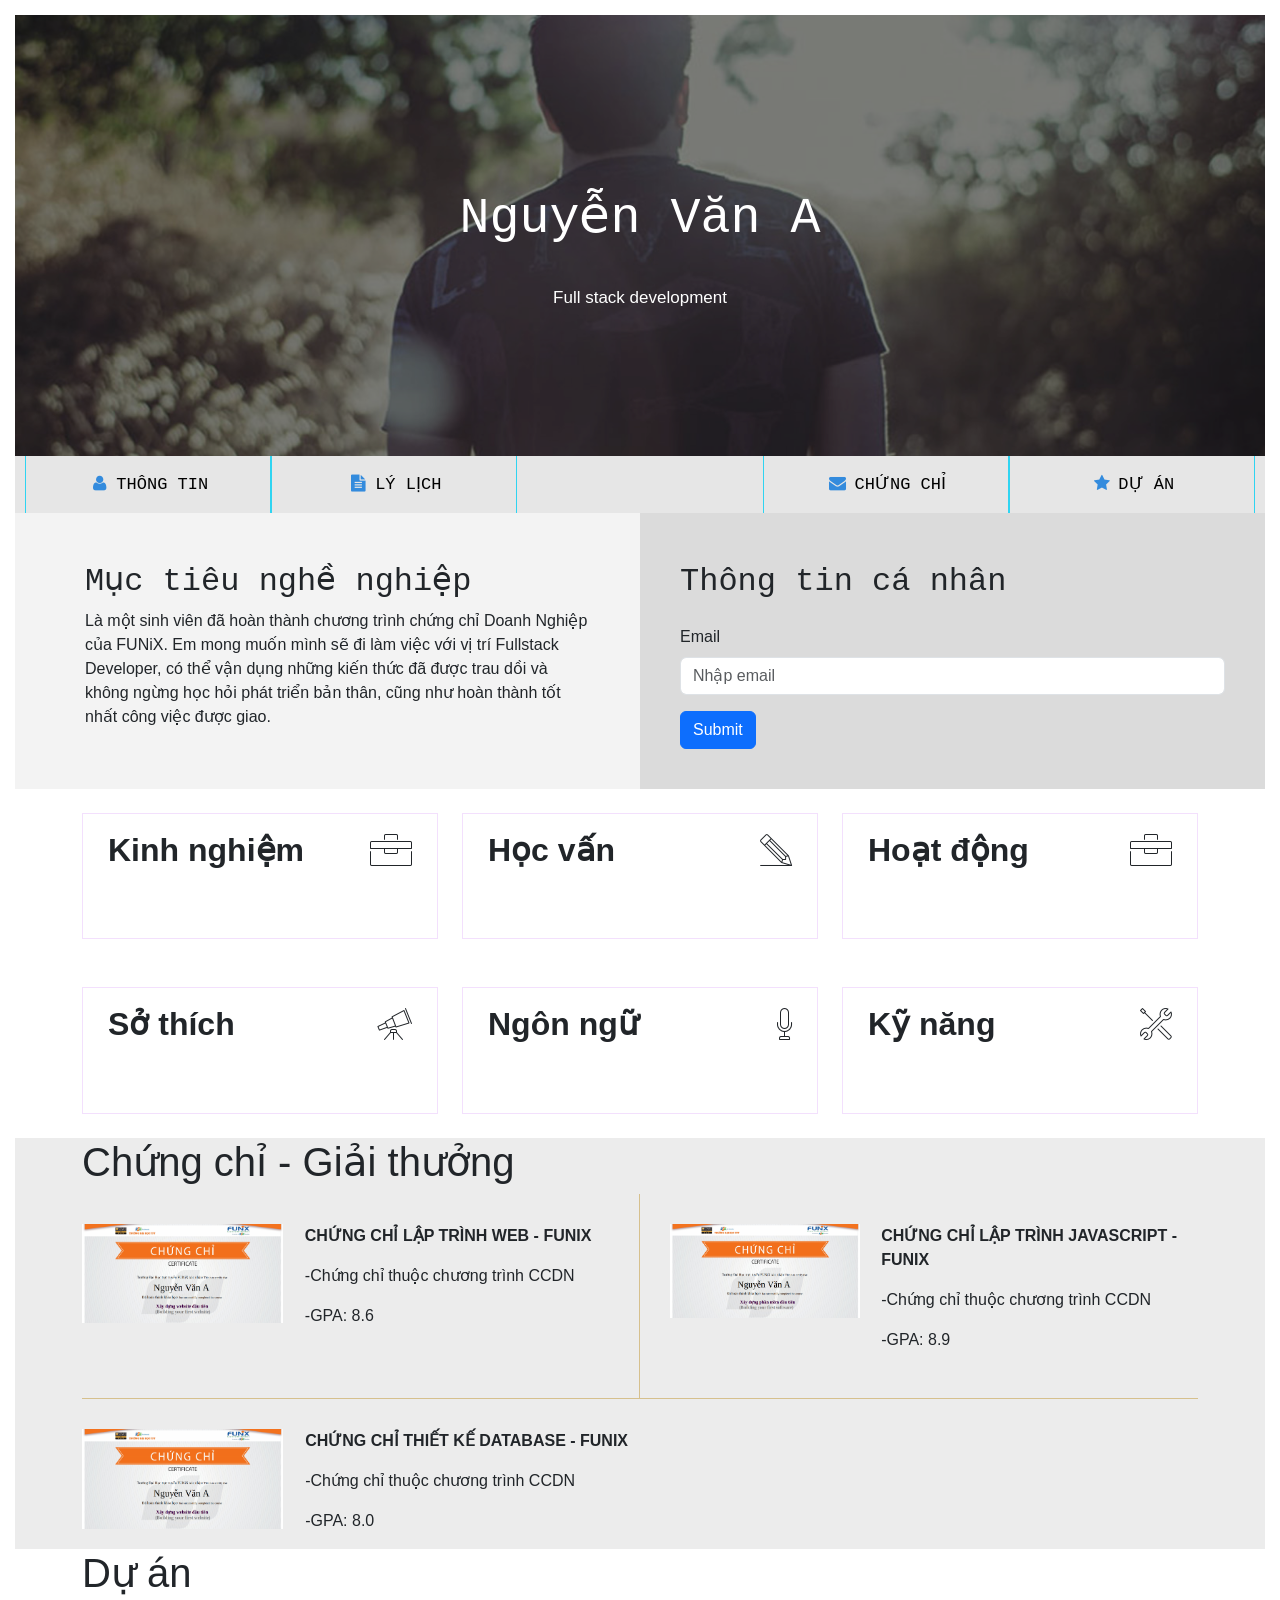
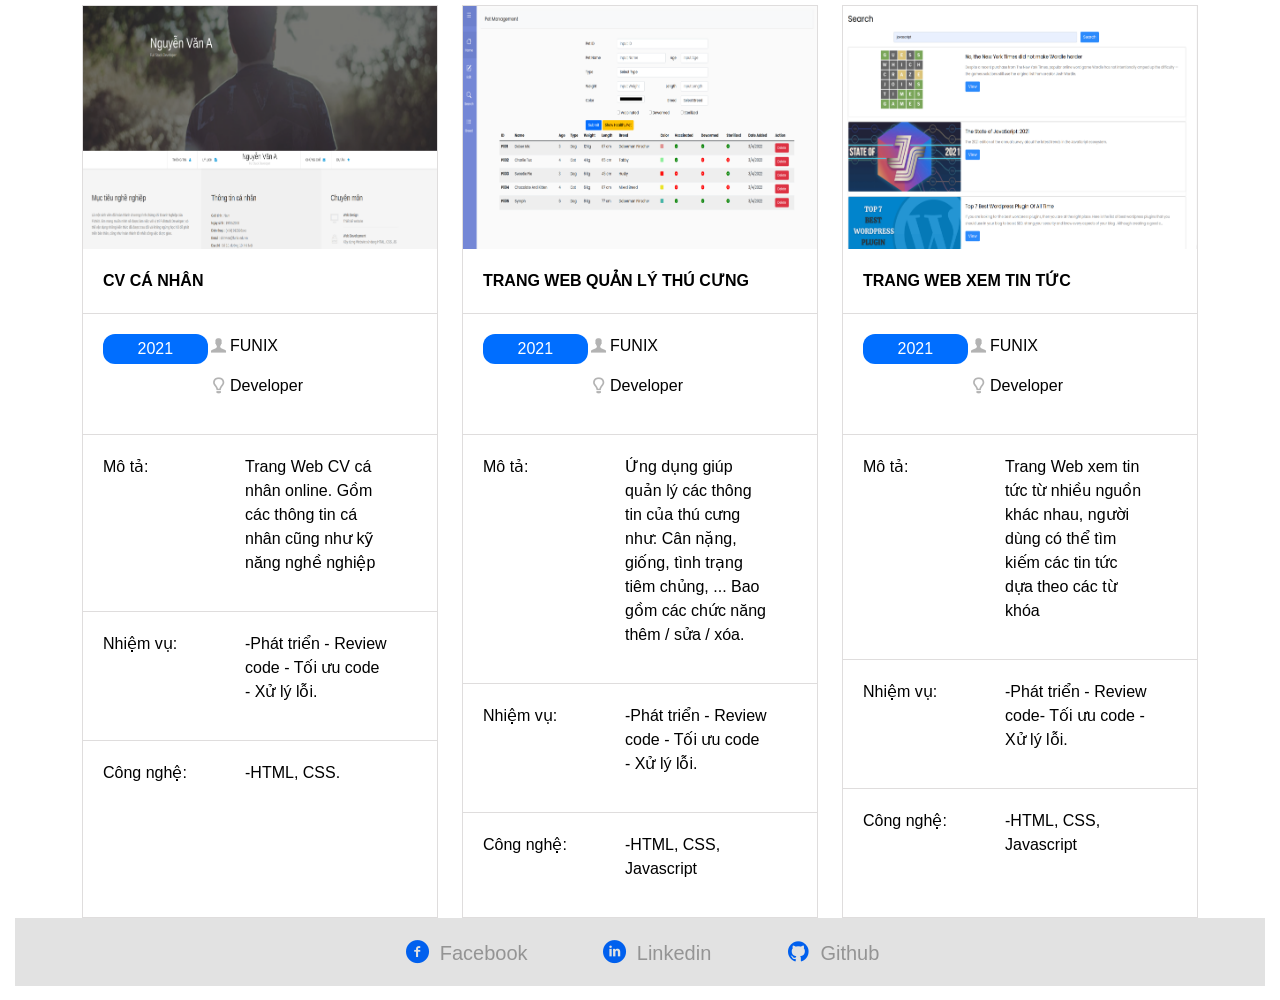
<file: index.html>
<!doctype html>
<html lang="en">
  <head>
    <meta charset="UTF-8" />
    <meta http-equiv="X-UA-Compatible" content="IE=edge" />

    <meta name="viewport" content="width=device-width, initial-scale=1.0" />
    <link
      rel="stylesheet"
      href="https://cdnjs.cloudflare.com/ajax/libs/font-awesome/4.7.0/css/font-awesome.min.css"
    />

    <link
      href="https://cdn.jsdelivr.net/npm/bootstrap@5.3.0/dist/css/bootstrap.min.css"
      rel="stylesheet"
    />

    <script src="https://cdn.jsdelivr.net/npm/bootstrap@5.3.0/dist/js/bootstrap.bundle.min.js"></script>

    <link rel="stylesheet" href="./css/laptop.css" />

    <link rel="stylesheet" href="./css/tablet.css" />

    <link rel="stylesheet" href="./css/mobile.css" />

    <link rel="stylesheet" href="./css/font.css" />
    <title>Assignment03</title>
  </head>
  <body style="font-family: sans-serif">
    <div>
      <!---BANNER AND IMG-->
      <div class="wordinimg">
        <img class="banner" src="images/banner.jpg" alt="Banner Image" />
        <div class="nguyenvanA">
          <h2>Nguyễn Văn A</h2>
          <p>Full stack development</p>
        </div>
      </div>
      <!---TOP NAVBAR--->
      <div class="topnavbar">
        <div class="navthongtin itemnav">
          <i class="icon-user" style="color: rgb(51, 139, 221)"></i>
          <a href="#">THÔNG TIN</a>
        </div>
        <div class="navlylich itemnav">
          <i class="icon-doc-text-inv" style="color: rgb(51, 139, 221)"></i>
          <a href="#">LÝ LỊCH </a>
        </div>
        <div class="name">
          <div class="avatar">
            <!-- <img src="images/default-avatar.webp" class="innerimg" alt="Avatar Image" /> -->
            <!-- <h2>Nguyễn Văn A</h2>
            <p>Full stack development</p> -->
          </div>
        </div>
        <div class="navchungchi itemnav">
          <i class="icon-mail-alt" style="color: rgb(51, 139, 221)"></i>
          <a href="#">CHỨNG CHỈ</a>
        </div>
        <div class="navduan itemnav">
          <i class="icon-star-1" style="color: rgb(51, 139, 221)"></i>
          <a href="#">DỰ ÁN</a>
        </div>
      </div>
      <div class="muctieuthongtin">
        <div class="muctieu">
          <!---MUCTIEU--->
          <h2 class="muctieunghengheip" style="font-family: monospace">
            Mục tiêu nghề nghiệp
          </h2>
          <p class="noidungmuctieu">
            Là một sinh viên đã hoàn thành chương trình chứng chỉ Doanh Nghiệp
            của FUNiX. Em mong muốn mình sẽ đi làm việc với vị trí Fullstack
            Developer, có thể vận dụng những kiến thức đã được trau dồi và không
            ngừng học hỏi phát triển bản thân, cũng như hoàn thành tốt nhất công
            việc được giao.
          </p>
        </div>
        <div class="thongtincanhan">
        <!-- THONGTINCANHAN -->
        <h2 class="thongtin" style="font-family: monospace">
          Thông tin cá nhân
        </h2>
        <div class="mt-4">
          <div id="form-input">
            <div class="mb-3">
              <label class="form-label">Email</label>
              <input
                type="email"
                class="form-control"
                id="emailInput"
                placeholder="Nhập email"
              />
              <p id="error-email" style="color: red; margin-top: 8px"></p>
            </div>
            <button class="btn btn-primary" onclick="handleSubmit()">
              Submit
            </button>
          </div>
          <div id="form-section" class="hide">
            <ul class="noidungthongtin">
              <li><b>Ngày sinh</b> : 29/01/2009</li>
              <li><b>Giới tính</b> : Nam</li>
              <li><b>Điện thoại</b> : (+84) 912398xxx</li>
              <li><b>Email</b> : sinhvien@funix.edu.vn</li>
              <li><b>Địa chỉ</b> :Đồng Nai, Việt Nam</li>
              <li><b>Website</b> : https://abc.tech</li>
            </ul>
            <i class="icon-twitter" style="color: rgb(51, 139, 221)"></i>
            <i class="icon-facebook" style="color: rgb(51, 139, 221)"></i>
            <i class="icon-gplus" style="color: rgb(51, 139, 221)"></i>
            <i class="icon-linkedin" style="color: rgb(51, 139, 221)"></i>
          </div>
        </div>
      </div>
    </div>

    <div class="container">
      <div class="row">
        <div class="col-lg-4 col-md-6 col-12 my-4">
          <!-- Kinh nghiem -->
          <div class="kinhnghiem content-container borderExp">
            <h1 class="kinhnghiem-header">
              Kinh nghiệm

              <i class="ic-toolbox"></i>
            </h1>

            <div class="viewmore">
              <button class="btn btn-primary viewMoreBtn">
                <i class="fa fa-sort-desc" aria-hidden="true"></i> View More
              </button>
            </div>
            <div class="kinhnghiemul content-toggle">
              <li>
                <p><b>Full Stack Developer - Công ty Y</b></p>
              </li>
              <p>
                <i
                  >05/2022-<span
                    style="
                      background-color: rgb(0, 110, 255);
                      color: white;
                      padding: 3px 10px;
                      border-radius: 8px;
                    "
                    >Hiện tại</span
                  ></i
                >
              </p>

              <p>
                -Xây dựng, phát triển Website dựa trên thiết kế và yêu cầu đã
                có.
              </p>
              <p>
                -Phân tích và thiết kế Database, sử dụng các hệ quản trị CSDL
              </p>

              <li>
                <p><b>Web Designer - Công ty X</b></p>
              </li>
              <p><i>06/2021-04/2022</i></p>
              <p>-Thiết kế Website dự trên yêu cầu của khách hàng.</p>
              <p>-Sử dụng các công cụ: Figma, Canva, PTS.</p>
            </div>
          </div>
        </div>
        <div class="col-lg-4 col-md-6 col-12 my-4">
          <!-- Hoc van -->
          <div class="kinhnghiem content-container borderExp">
            <h1 class="kinhnghiem-header">Học vấn<i class="ic-pencil"></i></h1>

            <div class="viewmore">
              <button class="btn btn-primary viewMoreBtn">
                <i class="fa fa-sort-desc" aria-hidden="true"></i> View More
              </button>
            </div>
            <div class="kinhnghiemul content-toggle">
              <li>
                <p><b>FUNiX</b></p>
              </li>
              <p><i>06/2021-05/2022</i></p>
              <p>-Tốt nghiệp chứng chỉ doanh nghiệp nhánh Fullstack.</p>
              <p>-GPA: 9 / 10</p>

              <li>
                <p><b>Cử nhân-ĐH FPT</b></p>
              </li>
              <p><i>08/2016-07/2019</i></p>
              <p>-Chuyên ngành: Kỹ thuật phần mềm.</p>
              <p>-GPA: 3.2 / 4</p>

              <li>
                <p><b>Đại học Hà Nội</b></p>
              </li>
              <p><i>08/2016-02/2018</i></p>
              <p>-Hệ từ xa, Chuyên nghành: Ngôn ngữ Nhật</p>
              <p>-GPA: 2.8/4</p>
            </div>
          </div>
        </div>
        <div class="col-lg-4 col-md-6 col-12 my-4">
          <!-- Hoat dong -->
          <div class="hoatdong content-container borderExp">
            <h1 class="kinhnghiem-header">
              Hoạt động <i class="ic-toolbox"></i>
            </h1>

            <div class="viewmore">
              <button class="btn btn-primary viewMoreBtn">
                <i class="fa fa-sort-desc" aria-hidden="true"></i> View More
              </button>
            </div>
            <div class="kinhnghiemul content-toggle">
              <li>
                <p><b>FPT Edu Hackathon 2019</b></p>
              </li>
              <p><i>03/2019-05/2019</i></p>
              <p>-Giải 3 bảng A</p>
              <p>-Đề tài: Trang web về phân loại rác thải.</p>

              <li>
                <p><b>Câu lạc bộ Z</b></p>
              </li>
              <p><i>08/2018-08/2019</i></p>
              <p>-Trưởng ban chuyên môn</p>

              <li>
                <p><b>Câu lạc bộ Z</b></p>
              </li>
              <p><i>08/2016</i></p>
              <p>-Hỗ trợ tổ chức tuần lễ văn hoá Việt Nam - Nhật Bản</p>
            </div>
          </div>
        </div>
        <div class="col-lg-4 col-md-6 col-12 my-4">
          <!-- So thich -->
          <div class="sothich content-container borderExp">
            <h1 class="kinhnghiem-header">
              Sở thích <i class="ic-telescope"></i>
            </h1>

            <div class="viewmore">
              <button class="btn btn-primary viewMoreBtn">
                <i class="fa fa-sort-desc" aria-hidden="true"></i> View More
              </button>
            </div>
            <div class="kinhnghiemul content-toggle">
              <div class="iconsothich">
                <i class="ic-megaphone"></i>
                <i class="ic-hotairballoon"></i>
                <i class="ic-strategy"></i>
                <i class="ic-basket"></i>
              </div>
              <div class="sothichp">
                <p>Âm nhạc</p>
                <p>Du lịch</p>
                <p>Chơi game</p>
                <p>Nấu ăn</p>
              </div>
            </div>
          </div>
        </div>
        <div class="col-lg-4 col-md-6 col-12 my-4">
          <!-- Ngon ngu -->
          <div class="ngonngu content-container borderExp">
            <h1 class="kinhnghiem-header">Ngôn ngữ <i class="ic-mic"></i></h1>

            <div class="viewmore">
              <button class="btn btn-primary viewMoreBtn">
                <i class="fa fa-sort-desc" aria-hidden="true"></i> View More
              </button>
            </div>
            <div class="kinhnghiemul content-toggle">
              <div class="p-4">
                <h3>English - IELTS 7.0</h3>
                <div class="skill">
                  <div class="Englishskill on"></div>
                  <div class="Englishskill on"></div>
                  <div class="Englishskill off"></div>
                </div>
                <h3>Japanese - N3</h3>
                <div class="skill">
                  <div class="Englishskill on"></div>
                  <div class="Englishskill on"></div>
                  <div class="Englishskill on"></div>
                </div>
              </div>
            </div>
          </div>
        </div>
        <div class="col-lg-4 col-md-6 col-12 my-4">
          <!-- Ky nang -->
          <div class="kynang content-container borderExp">
            <h1 class="kinhnghiem-header">
              Kỹ năng <i class="ic-tools-2"></i>
            </h1>

            <div class="viewmore">
              <button class="btn btn-primary viewMoreBtn">
                <i class="fa fa-sort-desc" aria-hidden="true"></i> View More
              </button>
            </div>
            <div class="kinhnghiemul content-toggle">
              <div class="p-4">
                <h3>HTML/CSS: Fundamental</h3>
                <div class="skill">
                  <div class="Englishskill on"></div>
                  <div class="Englishskill on"></div>
                  <div class="Englishskill off"></div>
                </div>
                <h3>Javascript: Intermediate</h3>
                <div class="skill">
                  <div class="Englishskill on"></div>
                  <div class="Englishskill on"></div>
                  <div class="Englishskill off"></div>
                </div>
                <h3>NodeJS: Intermediate</h3>
                <div class="skill">
                  <div class="Englishskill on"></div>
                  <div class="Englishskill on"></div>
                  <div class="Englishskill on"></div>
                </div>
                <h3>Bootstrap 5: Intermediate</h3>
                <div class="skill">
                  <div class="Englishskill on"></div>
                  <div class="Englishskill off"></div>
                  <div class="Englishskill off"></div>
                </div>
              </div>
            </div>
          </div>
        </div>
      </div>
    </div>
    <!-- Chung chi - Giai thuong -->
    <div class="container2">
      <div class="container">
        <h1>Chứng chỉ - Giải thưởng</h1>
        <div class="chungchigiaithuong">
          <!-- web -->
          <div class="WEB">
            <div class="webimg">
              <img src="images/Cert_WEB.png" style="width: 90%" />
            </div>
            <div class="webword">
              <p><b>CHỨNG CHỈ LẬP TRÌNH WEB - FUNIX</b></p>
              <p>-Chứng chỉ thuộc chương trình CCDN</p>
              <p>-GPA: 8.6</p>
            </div>
          </div>
          <!-- java -->
          <div class="JAVASCRIPT">
            <div class="javaimg">
              <img src="images/Cert_PRF.png" style="width: 90%" />
            </div>
            <div class="javaword">
              <p><b>CHỨNG CHỈ LẬP TRÌNH JAVASCRIPT - FUNIX</b></p>
              <p>-Chứng chỉ thuộc chương trình CCDN</p>
              <p>-GPA: 8.9</p>
            </div>
          </div>
          <!-- database -->
          <div class="DATABASE">
            <div class="databaseimg">
              <img src="images/Cert_DBI.png" style="width: 90%" />
            </div>
            <div class="databaseword">
              <p><b>CHỨNG CHỈ THIẾT KẾ DATABASE - FUNIX</b></p>
              <p>-Chứng chỉ thuộc chương trình CCDN</p>
              <p>-GPA: 8.0</p>
            </div>
          </div>
        </div>
      </div>
    </div>
    <!-- du an CV ca nhan -->
    <div class="container">
      <div class="bigduan">
        <h1>Dự án</h1>
      </div>
      <div class="row">
        <div class="col-md-4 col-12">
          <a class="extralink" href="digital-cv.html"
            ><div class="canhan">
              <div class="canhanimg">
                <img src="images/project_1.png" style="width: 100%" />
              </div>
              <div class="canhanword">
                <p class="marcanhan"><b>CV CÁ NHÂN</b></p>
                <div class="cvcanhan">
                  <p class="text-2021">2021</p>
                  <div>
                    <p>
                      <i class="icon-user-1" style="color: #b3b3b3"></i>FUNIX
                    </p>
                    <p>
                      <i class="icon-lamp" style="color: #b3b3b3"></i>Developer
                    </p>
                  </div>
                </div>
                <div class="motacv">
                  <p>Mô tả:</p>
                  <p>
                    Trang Web CV cá nhân online. Gồm các thông tin cá nhân cũng
                    như kỹ năng nghề nghiệp
                  </p>
                </div>
                <div class="nhiemvucv">
                  <p>Nhiệm vụ:</p>
                  <p>-Phát triển - Review code - Tối ưu code - Xử lý lỗi.</p>
                </div>
                <div class="congnghecv">
                  <p>Công nghệ:</p>
                  <p>-HTML, CSS.</p>
                </div>
              </div>
            </div>
          </a>
        </div>
        <div class="col-md-4 col-12">
          <!-- trang web quan li thu cung -->
          <a class="extralink" href="digital-cv.html"
            ><div class="thucung">
              <div class="thucungimg">
                <img src="images/project_2.png" style="width: 100%" />
              </div>
              <div class="thucungword">
                <p class="marcanhan"><b>TRANG WEB QUẢN LÝ THÚ CƯNG</b></p>
                <div class="cvcanhan">
                  <p class="text-2021">2021</p>
                  <div>
                    <p>
                      <i class="icon-user-1" style="color: #b3b3b3"></i>FUNIX
                    </p>
                    <p>
                      <i class="icon-lamp" style="color: #b3b3b3"></i>Developer
                    </p>
                  </div>
                </div>
                <div class="motathucung">
                  <p>Mô tả:</p>
                  <p>
                    Ứng dụng giúp quản lý các thông tin của thú cưng như: Cân
                    nặng, giống, tình trạng tiêm chủng, ... Bao gồm các chức
                    năng thêm / sửa / xóa.
                  </p>
                </div>
                <div class="nhiemvuthucung">
                  <p>Nhiệm vụ:</p>
                  <p>-Phát triển - Review code - Tối ưu code - Xử lý lỗi.</p>
                </div>
                <div class="congnghethucung">
                  <p>Công nghệ:</p>
                  <p>-HTML, CSS, Javascript</p>
                </div>
              </div>
            </div>
          </a>
        </div>
        <div class="col-md-4 col-12">
          <!-- trang web xem tin tuc -->
          <a class="extralink" href="digital-cv.html"
            ><div class="tintuc">
              <div class="tintucimg">
                <img src="images/project_3.png" style="width: 100%" />
              </div>
              <div class="tintucword">
                <p class="marcanhan"><b>TRANG WEB XEM TIN TỨC</b></p>
                <div class="cvcanhan">
                  <p class="text-2021">2021</p>
                  <div>
                    <p>
                      <i class="icon-user-1" style="color: #b3b3b3"></i>FUNIX
                    </p>
                    <p>
                      <i class="icon-lamp" style="color: #b3b3b3"></i>Developer
                    </p>
                  </div>
                </div>
                <div class="motathucung">
                  <p>Mô tả:</p>
                  <p>
                    Trang Web xem tin tức từ nhiều nguồn khác nhau, người dùng
                    có thể tìm kiếm các tin tức dựa theo các từ khóa
                  </p>
                </div>
                <div class="nhiemvutintuc">
                  <p>Nhiệm vụ:</p>
                  <p>-Phát triển - Review code- Tối ưu code - Xử lý lỗi.</p>
                </div>
                <div class="congnghetintuc">
                  <p>Công nghệ:</p>
                  <p>-HTML, CSS, Javascript</p>
                </div>
              </div>
            </div>
          </a>
        </div>
      </div>
    </div>
    <footer>
      <div class="footerlink">
        <p><i class="icon-facebook-circled"></i> <a href="#">Facebook</a></p>
        <p><i class="icon-linkedin-circled"></i> <a href="#">Linkedin</a></p>
        <p><i class="icon-github-circled"></i> <a href="#">Github</a></p>
      </div>
    </footer>

    <!-- Link JS -->
    <script src="js/main.js"></script>
  </body>
</html>
</file>
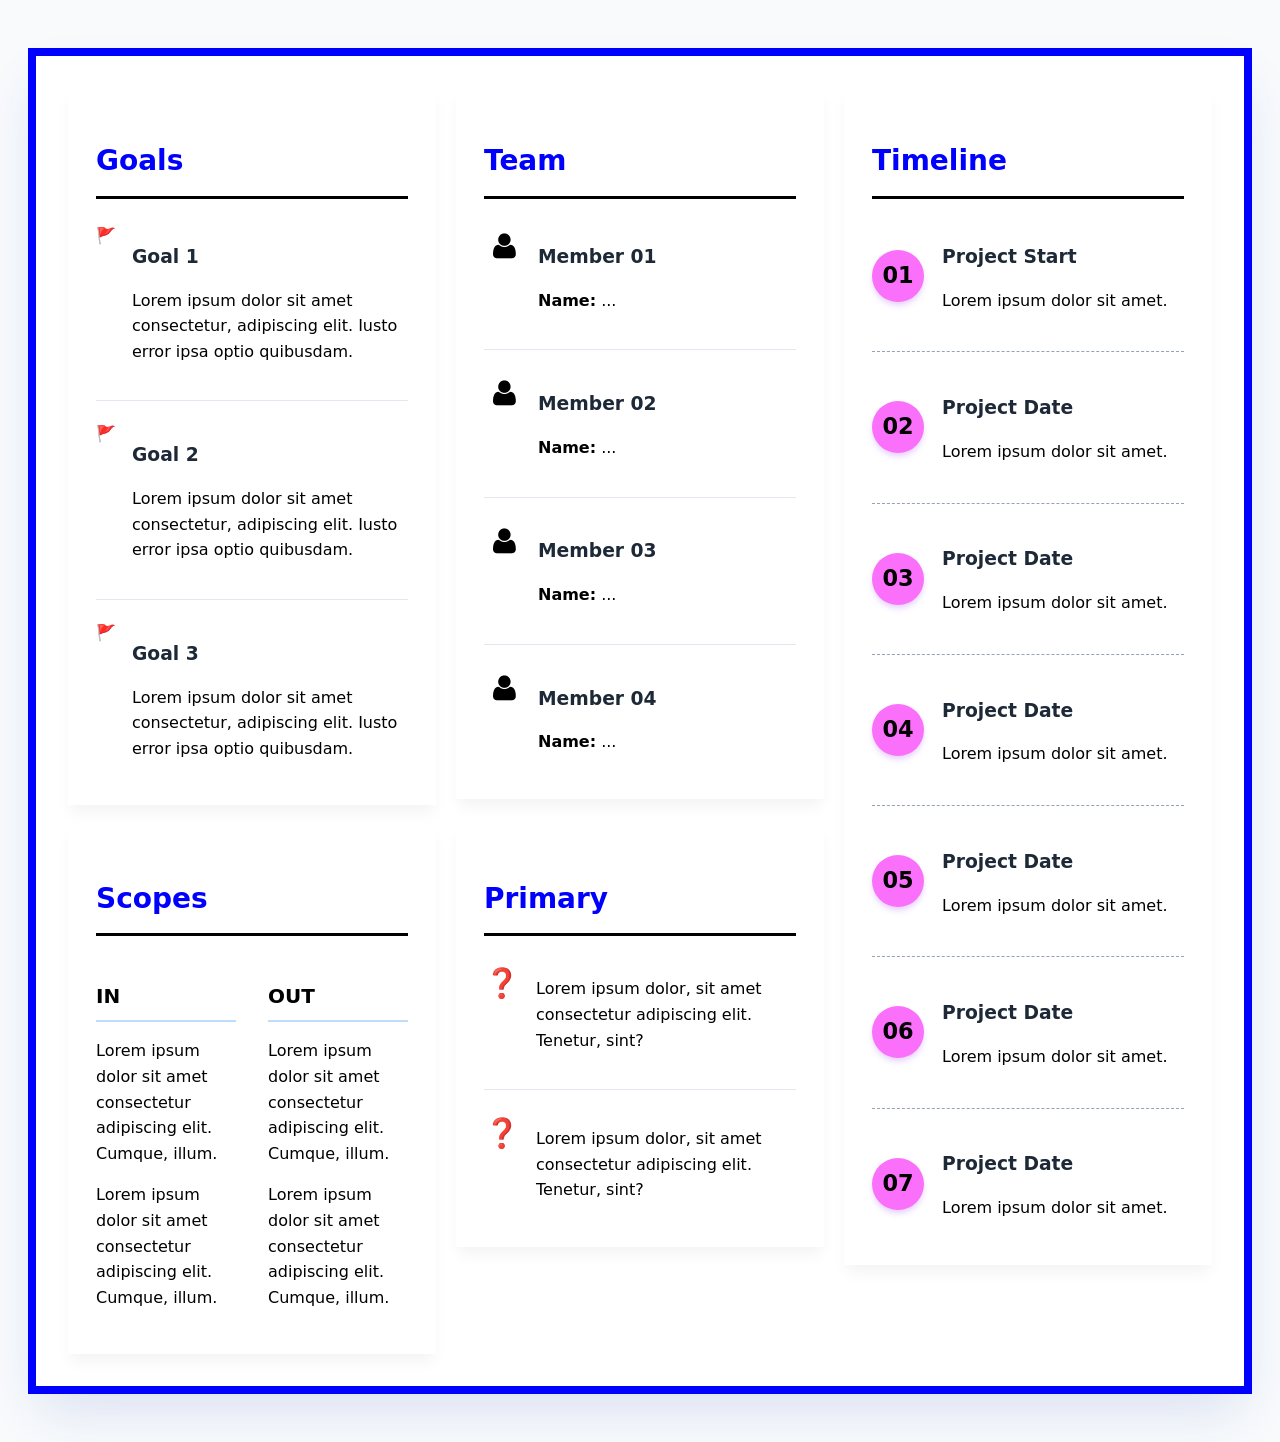
<file: digital-cv.html>
<!-- <!doctype html>
<html lang="en">
  <head>
    <meta charset="UTF-8" />
    <meta name="viewport" content="width=device-width, initial-scale=1.0" />
    <title>Document</title>
  </head>
  <body>
    <div class="GOAL">
      <h1>Goals</h1>
      <ul>
        <li>
          Lorem ipsum dolor sit amet, consectetur adipisicing elit. Commodi
          voluptas vel aspernatur
        </li>
        <li>
          Lorem ipsum dolor sit amet, consectetur adipisicing elit. Commodi
          voluptas vel aspernatur
        </li>
        <li>
          Lorem ipsum dolor sit amet, consectetur adipisicing elit. Commodi
          voluptas vel aspernatur
        </li>
      </ul>
    </div>
  </body>
</html> -->
<!doctype html>
<html lang="en">
  <head>
    <meta charset="UTF-8" />
    <meta name="viewport" content="width=device-width, initial-scale=1.0" />
    <link rel="stylesheet" href="css/CV.css" />
    <link rel="stylesheet" href="./css/font.css" />
    <title>Project Dashboard</title>
   

    
    </style>
  </head>
  <body>

    <div class="dashboard">
      <div class="grid">
        <!-- GOALS -->
        <div class="card">
          <h2 class="header">Goals</h2>

          <div class="item">
            <span class="icon">🚩</span>
            <div>
              <h3 class="goal-title">Goal 1</h3>
              <p>
                Lorem ipsum dolor sit amet consectetur, adipiscing elit. Iusto
                error ipsa optio quibusdam.
              </p>
            </div>
          </div>

          <div class="item">
            <span class="icon">🚩</span>
            <div>
              <h3 class="goal-title">Goal 2</h3>
              <p>
                Lorem ipsum dolor sit amet consectetur, adipiscing elit. Iusto
                error ipsa optio quibusdam.
              </p>
            </div>
          </div>

          <div class="item">
            <span class="icon">🚩</span>
            <div>
              <h3 class="goal-title">Goal 3</h3>
              <p>
                Lorem ipsum dolor sit amet consectetur, adipiscing elit. Iusto
                error ipsa optio quibusdam.
              </p>
            </div>
          </div>
        </div>

        <!-- TEAM -->
        <div class="card">
          <h2 class="header">Team</h2>

          <div class="item">
            <span class="icon-user"></span>
            <div>
              <h3 class="goal-title">Member 01</h3>
              <p><strong>Name:</strong> ...</p>
            </div>
          </div>

          <div class="item">
            <span class="icon-user"></span>
            <div>
              <h3 class="goal-title">Member 02</h3>
              <p><strong>Name:</strong> ...</p>
            </div>
          </div>

          <div class="item">
            <span class="icon-user"></span>
            <div>
              <h3 class="goal-title">Member 03</h3>
              <p><strong>Name:</strong> ...</p>
            </div>
          </div>

          <div class="item">
            <span class="icon-user"></span>
            <div>
              <h3 class="goal-title">Member 04</h3>
              <p><strong>Name:</strong> ...</p>
            </div>
          </div>
        </div>

        <!-- TIMELINE -->
        <div class="card timeline">
          <h2 class="header">Timeline</h2>

          <div class="timeline-item">
            <div class="number">01</div>
            <div class="timeline-content">
              <h3>Project Start</h3>
              <p>Lorem ipsum dolor sit amet.</p>
            </div>
          </div>

          <div class="timeline-item">
            <div class="number">02</div>
            <div class="timeline-content">
              <h3>Project Date</h3>
              <p>Lorem ipsum dolor sit amet.</p>
            </div>
          </div>

          <div class="timeline-item">
            <div class="number">03</div>
            <div class="timeline-content">
              <h3>Project Date</h3>
              <p>Lorem ipsum dolor sit amet.</p>
            </div>
          </div>

          <div class="timeline-item">
            <div class="number">04</div>
            <div class="timeline-content">
              <h3>Project Date</h3>
              <p>Lorem ipsum dolor sit amet.</p>
            </div>
          </div>

          <div class="timeline-item">
            <div class="number">05</div>
            <div class="timeline-content">
              <h3>Project Date</h3>
              <p>Lorem ipsum dolor sit amet.</p>
            </div>
          </div>

          <div class="timeline-item">
            <div class="number">06</div>
            <div class="timeline-content">
              <h3>Project Date</h3>
              <p>Lorem ipsum dolor sit amet.</p>
            </div>
          </div>

          <div class="timeline-item">
            <div class="number">07</div>
            <div class="timeline-content">
              <h3>Project Date</h3>
              <p>Lorem ipsum dolor sit amet.</p>
            </div>
          </div>
        </div>

        <!-- SCOPES -->
        <div class="card">
          <h2 class="header">Scopes</h2>

          <div class="scopes-content">
            <!-- IN -->
            <div class="scope-column">
              <h3 class="scope-title">IN</h3>
              <p>
                Lorem ipsum dolor sit amet consectetur adipiscing elit. Cumque,
                illum.
              </p>
              <p>
                Lorem ipsum dolor sit amet consectetur adipiscing elit. Cumque,
                illum.
              </p>
            </div>

            <!-- OUT -->
            <div class="scope-column">
              <h3 class="scope-title">OUT</h3>
              <p>
                Lorem ipsum dolor sit amet consectetur adipiscing elit. Cumque,
                illum.
              </p>
              <p>
                Lorem ipsum dolor sit amet consectetur adipiscing elit. Cumque,
                illum.
              </p>
            </div>
          </div>
        </div>

        <!-- PRIMARY -->
        <div class="card">
          <h2 class="header">Primary</h2>

          <div class="item">
            <span class="icon question-icon">❓</span>
            <div>
              <p>
                Lorem ipsum dolor, sit amet consectetur adipiscing elit.
                Tenetur, sint?
              </p>
            </div>
          </div>

          <div class="item">
            <span class="icon question-icon">❓</span>
            <div>
              <p>
                Lorem ipsum dolor, sit amet consectetur adipiscing elit.
                Tenetur, sint?
              </p>
            </div>
          </div>
        </div>
      </div>
    </div>
  </body>
  
</html>
</file>
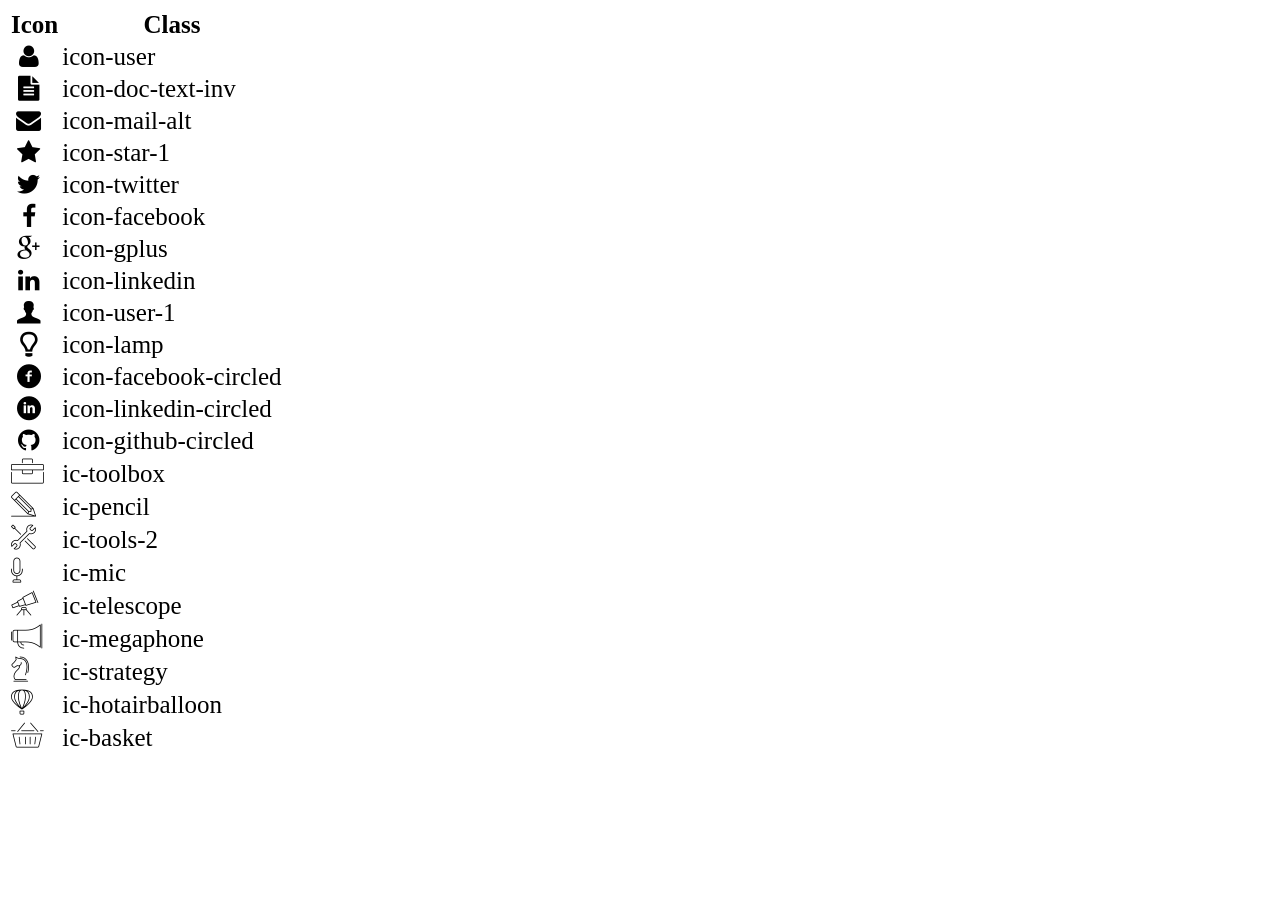
<file: icon-list.html>
<!DOCTYPE html>
<html lang="en">

<head>
    <meta charset="UTF-8">
    <meta http-equiv="X-UA-Compatible" content="IE=edge">
    <meta name="viewport" content="width=device-width, initial-scale=1.0">
    <link rel="stylesheet" href="css/font.css">
    <title>Icon List</title>
</head>

<body>
    <table style="font-size: 25px;">
        <thead>
            <tr>
                <th>Icon</th>
                <th>Class</th>
            </tr>
        </thead>
        <tbody>
            <tr>
                <td><i class="icon-user"></i></td>
                <td>icon-user</td>
            </tr>
            <tr>
                <td><i class="icon-doc-text-inv"></i></td>
                <td>icon-doc-text-inv</td>
            </tr>
            <tr>
                <td><i class="icon-mail-alt"></i></td>
                <td>icon-mail-alt</td>
            </tr>
            <tr>
                <td><i class="icon-star-1"></i></td>
                <td>icon-star-1</td>
            </tr>
            <tr>
                <td><i class="icon-twitter"></i></td>
                <td>icon-twitter</td>
            </tr>
            <tr>
                <td><i class="icon-facebook"></i></td>
                <td>icon-facebook</td>
            </tr>
            <tr>
                <td><i class="icon-gplus"></i></td>
                <td>icon-gplus</td>
            </tr>
            <tr>
                <td><i class="icon-linkedin"></i></td>
                <td>icon-linkedin</td>
            </tr>
            <tr>
                <td><i class="icon-user-1"></i></td>
                <td>icon-user-1</td>
            </tr>
            <tr>
                <td><i class="icon-lamp"></i></td>
                <td>icon-lamp</td>
            </tr>
            <tr>
                <td><i class="icon-facebook-circled"></i></td>
                <td>icon-facebook-circled</td>
            </tr>
            <tr>
                <td><i class="icon-linkedin-circled"></i></td>
                <td>icon-linkedin-circled</td>
            </tr>
            <tr>
                <td><i class="icon-github-circled"></i></td>
                <td>icon-github-circled</td>
            </tr>
            <tr>
                <td><i class="ic-toolbox"></i></td>
                <td>ic-toolbox</td>
            </tr>
            <tr>
                <td><i class="ic-pencil"></i></td>
                <td>ic-pencil</td>
            </tr>
            <tr>
                <td><i class="ic-tools-2"></i></td>
                <td>ic-tools-2</td>
            </tr>

            <tr>
                <td><i class="ic-mic"></i></td>
                <td>ic-mic</td>
            </tr>
            <tr>
                <td><i class="ic-telescope"></i></td>
                <td>ic-telescope</td>
            </tr>
            <tr>
                <td><i class="ic-megaphone"></i></td>
                <td>ic-megaphone</td>
            </tr>
            <tr>
                <td><i class="ic-strategy"></i></td>
                <td>ic-strategy</td>
            </tr>
            <tr>
                <td><i class="ic-hotairballoon"></i></td>
                <td>ic-hotairballoon</td>
            </tr>
            <tr>
                <td><i class="ic-basket"></i></td>
                <td>ic-basket</td>
            </tr>
        </tbody>
    </table>
</body>

</html>
</file>
<file: css/laptop.css>
body {
  margin: 15px;
  padding: 0;
}
.wordinimg {
  /* position: relative; */
  text-align: center;
  width: 100%;
  height: 49vh;
  overflow: hidden;
  background-color: rgba(0, 0, 0, 0.8);
  /* background-image: url(../images/banner.jpg); */
  background-repeat: no-repeat;
  background-size: cover;
  z-index: 1;
}
.bigduan {
  font-size: 32px;
  font-weight: 600;
}
.banner {
  width: 100%;
  filter: brightness(50%);
}
.nguyenvanA h2 {
  position: absolute;
  left: 50%;
  top: 21%;
  font-family: monospace;
  color: white;
  font-size: 50px;
  transform: translateX(-50%);
}
.nguyenvanA P {
  position: absolute;
  top: 30%;
  left: 50%;
  color: white;
  font-size: 17px;
  transform: translateX(-50%);
  padding: 15px;
}
.topnavbar {
  overflow: hidden;
  background-color: #e6e6e6;
}
.topnavbar {
  position: relative;
  display: grid;
  grid-template-columns: 1fr 1fr 1fr 1fr 1fr;
  justify-content: space-evenly;
  align-items: center;
  color: black;
  text-align: center;
  text-decoration: none;
  font-size: 17px;
  /* padding: 21px; */
  padding: 0px 10px;
}
.topnavbar img {
  border: 9px solid white;
  border-radius: 50%;
  position: relative;
  margin-bottom: 0px;
  width: 100%;
  height: 130px;
}
.name {
  width: 130px;
  padding: 20px 10px;
}
.avatar {
  /* position: absolute; */
  width: 120px;
  height: 120px;
  position: absolute;
  top: 63%;
  left: 50%;
  transform: translate(-50%, -50%);
}
.topnavbar a {
  text-decoration: none;
  color: black;
  font-family: monospace;
}
.topnavbar a:hover {
  background-color: #ddd;
  color: black;
}
/* .TEN img {
  /* font-size: 10px;
  color: gray; 
  position: absolute;
  bottom: 29%; 

   left: 50%; 
  border-radius: 100%;
  height: 144px;
  border: 9px solid white; 
}*/
.muctieuthongtin {
  display: grid;
  grid-template-columns: 50% 50%;
  /* gap: 20px; */
}
.noidungthongtin {
  list-style-type: none;
  padding: 0;
}
.thongtincanhan {
  background-color: #dbdbdb;
  padding: 40px;
  padding-top: 50px;
}
.muctieu {
  background-color: #f3f3f3;
  padding-top: 50px;
  padding-left: 70px;
  padding-right: 50px;
}
.itemnav {
  padding: 15px;
  border-left: 1px solid #2fd4f1;
  border-right: 1px solid #2fd4f1;
  /* border-right: 1px solid #b3b3b3; */
  flex: 1;
}
.borderExp {
  border: solid 1px #f3e0fd;
  height: 100%;
}
li::marker {
  color: #2f83f1;
}
/* style="border: #f3e0fd solid 1px" */
.iconsothich,
.sothichp {
  display: grid;
  grid-template-columns: 1fr 1fr 1fr 1fr;
  /* gap: 20px; */
  margin: 10px 20px;
  align-items: center;
  justify-items: center;
  /* flex-wrap: wrap; */
}
.iconsothich i {
  border: 2px solid rgb(127, 174, 212);
  border-radius: 34px;
  padding: 20px;
  font-size: 20px;
  color: #2f83f1;
}
.skill {
  display: flex;
}
.Englishskill {
  background-color: aqua;
  border: solid 1px gray;
  height: 5px;
  width: 60px;
  border-radius: 5px;
  margin-right: 10px;
  /* padding: 10px; */
}
.Englishskill.off {
  background-color: rgb(199, 199, 199);
}
.container2 {
  background-color: rgb(236, 236, 236);
}
.chungchigiaithuong {
  display: grid;
  grid-template-columns: 1fr 1fr;
  background-color: rgb(236, 236, 236);
}
/* .WEB,
.JAVASCRIPT,
.DATABASE {
  display: grid;
  grid-template-columns: 1fr 1fr;
} */
.footerlink p {
  margin-top: 1rem;
}
.footerlink {
  font-size: 20px;
  display: flex;
  gap: 70px;
  justify-content: center;
  background-color: #e2e2e2;
}
.footerlink a {
  text-decoration: none;
  color: #949494;
}
.footerlink i {
  color: rgb(1, 96, 238);
  font-size: larger;
}
.duan-container {
  display: grid;
  grid-template-columns: 1fr 1fr 1fr;
  gap: 20px;
  margin-top: 0px;
}
.cvcanhan,
.webthucung,
.webtintuc {
  display: grid;
  grid-template-columns: 1fr 1fr 1fr;
  /* border: solid 1px rgb(223, 221, 221); */
  /* margin-right: 10px; */
  padding: 20px;
  border-top: solid 1px rgb(223, 221, 221);
}
.motacv,
.nhiemvucv,
.congnghecv,
.motathucung,
.nhiemvuthucung,
.congnghethucung,
.motatintuc,
.nhiemvutintuc,
.congnghetintuc {
  display: grid;
  grid-template-columns: 1fr 1fr;
  /* margin-right: 10px; */
  padding: 20px;
  border-top: solid 1px rgb(223, 221, 221);
  padding-right: 50px;
}
/* .tintucword, 
.thucungword,
.canhanword {
  margin: 10px;
  padding: 10px;
} */
/* .canhanimg,
.thucungimg,
.tintucimg {
  margin-right: 10px;
  padding: 40px; 
  border: solid rgb(223, 221, 221);
} */
.canhan,
.tintuc,
.thucung {
  /* padding: 10px; */
  border: solid 1px rgb(223, 221, 221);
  height: 100%;
}

.WEB,
.JAVASCRIPT,
.DATABASE {
  display: grid;
  grid-template-columns: 2fr 3fr;
  padding-top: 30px;
  /* padding-left: 110px;
  padding-right: 110px; */
}
.WEB {
  border-right: solid 1px #d6c08d;
}
/* .webword {
  border-right: 1px solid #d6c08d;
} */
/* .DATABASE {
} */
.WEB,
.JAVASCRIPT {
  padding-bottom: 30px;
  border-bottom: 1px solid #d6c08d;
}
.JAVASCRIPT {
  padding-left: 30px;
}
.kinhnghiem-header {
  display: flex;
  justify-content: space-between;
  align-items: center;
  font-size: 32px;
  padding: 17px 25px;
  font-weight: 600;
}
.kinhnghiemul {
  padding: 30px;
}
.hide {
  display: none;
}

.content-toggle {
  display: none;
}
.viewmore {
  opacity: 0;
  transition: 0.3s;
  margin-left: 20px;
  margin-bottom: 5px;
}
.viewmore i {
  font-size: 18px;
  height: 25px;
  display: block;
}
.viewmore .fa-sort-asc {
  height: 10px;
}
.content-container:hover .viewmore {
  opacity: 1;
}
.viewmore button {
  background-color: #e6be62;
  display: flex;
  align-items: center;
  gap: 10px;
}
.marcanhan {
  margin: 10px;
  padding: 10px;
}
.text-2021 {
  background-color: rgb(0, 110, 255);
  color: white;
  padding: 3px 10px;
  border-radius: 12px;
  text-align: center;
  display: inline-block;
  height: 30px;
}
.extralink {
  text-decoration: none;
  color: black;
}
</file>
<file: css/tablet.css>
@media (max-width: 1023px) {
  .wordinimg {
    width: 100%;
    height: 34vh;
    overflow: hidden;
  }
  .banner {
    height: 40vh;
  }
  .DATABASE,
  .WEB,
  .JAVASCRIPT {
    padding: 10px;
    grid-template-columns: auto;
  }
  .kinhnghiem-header {
    padding: 10px;
  }
  .duan-container {
    display: grid;
    grid-template-columns: 1fr 1fr;
    margin: 0px;
    padding-top: 15px;
  }
  .footerlink {
    font-size: 30px;
    width: 100%;
    height: auto;
  }
  .footerlink p {
    margin-top: 1rem;
  }
  .motacv,
  .nhiemvucv,
  .congnghecv,
  .motathucung,
  .nhiemvuthucung,
  .congnghethucung,
  .motatintuc,
  .nhiemvutintuc,
  .congnghetintuc {
    padding: 5px;
  }
  .cvcanhan,
  .webthucung,
  .webtintuc {
    padding: 5px;
    display: flex;
    gap: 20px;
  }
  .nguyenvanA h2 {
    font-size: 28px !important;
    top: 13%;
  }
  .nguyenvanA P {
    font-size: 12px !important;
    top: 17%;
  }
  .extralink {
    text-decoration: none;
    color: black;
  }
}
</file>
<file: css/mobile.css>
@media (max-width: 767px) {
  .muctieuthongtin {
    display: grid;
    grid-template-columns: 1fr;
  }
  .nguyenvanA h2 {
    font-size: 28px !important;
    top: 26%;
  }
  .nguyenvanA P {
    font-size: 14px !important;
    top: 35%;
  }
  .itemnav,
  .navduan,
  .navlylich {
    border: none;
    border-right: none;
  }
  .name {
    position: absolute;
  }
  .topnavbar {
    position: relative;
    display: grid;
    grid-template-columns: 1fr;
    justify-content: space-evenly;
    align-items: center;
    color: black;
    text-align: left;
    text-decoration: none;
    font-size: 17px;
    /* padding: 21px; */

    padding: 0px 10px;
  }
  .chungchigiaithuong {
    display: grid;
    grid-template-columns: 1fr;
  }
  .WEB {
    border-right: none;
  }
  .wordinimg {
    width: 100%;
    height: 80vh;
    overflow: hidden;
  }
  .banner {
    height: 90vh;
  }
  .bigduan {
    margin-left: 20px;
    font-size: 32px;
    font-weight: 600;
  }
  .DATABASE,
  .WEB,
  .DATABASE,
  .JAVASCRIPT {
    padding-right: 40px;
    padding-left: 40px;
    padding-top: 30px;
  }
  .javaimng,
  .webimng,
  .databaseimng {
    width: 100%;
  }
  .footerlink {
    font-size: 30px;
    width: 100%;
    height: auto;
  }
  .duan-container {
    display: grid;
    grid-template-columns: 1fr;
    margin: 0px;
    padding-top: 15px;
  }
  .footerlink a {
    display: none;
  }
  .extralink {
    text-decoration: none;
    color: black;
  }
}
</file>
<file: css/font.css>
@font-face {
	font-family: 'open_sanslight';
	src: url('../fonts/OpenSans-Light-webfont.eot');
	src: url('../fonts/OpenSans-Light-webfont.eot#iefix') format('embedded-opentype'),
		url('../fonts/OpenSans-Light-webfont.woff') format('woff'),
		url('../fonts/OpenSans-Light-webfont.ttf') format('truetype'),
		url('../fonts/OpenSans-Light-webfont.svg#open_sanslight') format('svg');
	font-weight: normal;
	font-style: normal;

}

@font-face {
	font-family: 'open_sansitalic';
	src: url('../fonts/OpenSans-Italic-webfont.eot');
	src: url('../fonts/OpenSans-Italic-webfont.eot#iefix') format('embedded-opentype'),
		url('../fonts/OpenSans-Italic-webfont.woff') format('woff'),
		url('../fonts/OpenSans-Italic-webfont.ttf') format('truetype'),
		url('../fonts/OpenSans-Italic-webfont.svg#open_sansitalic') format('svg');
	font-weight: normal;
	font-style: normal;

}

@font-face {
	font-family: 'open_sanssemibold';
	src: url('../fonts/OpenSans-Semibold-webfont.eot');
	src: url('../fonts/OpenSans-Semibold-webfont.eot#iefix') format('embedded-opentype'),
		url('../fonts/OpenSans-Semibold-webfont.woff') format('woff'),
		url('../fonts/OpenSans-Semibold-webfont.ttf') format('truetype'),
		url('../fonts/OpenSans-Semibold-webfont.svg#open_sanssemibold') format('svg');
	font-weight: normal;
	font-style: normal;

}


@font-face {
	font-family: 'open_sanslight_italic';
	src: url('../fonts/OpenSans-LightItalic-webfont.eot');
	src: url('../fonts/OpenSans-LightItalic-webfont.eot#iefix') format('embedded-opentype'),
		url('../fonts/OpenSans-LightItalic-webfont.woff') format('woff'),
		url('../fonts/OpenSans-LightItalic-webfont.ttf') format('truetype'),
		url('../fonts/OpenSans-LightItalic-webfont.svg#open_sanslight_italic') format('svg');
	font-weight: normal;
	font-style: normal;

}

@font-face {
	font-family: 'open_sansregular';
	src: url('../fonts/OpenSans-Regular-webfont.eot');
	src: url('../fonts/OpenSans-Regular-webfont.eot#iefix') format('embedded-opentype'),
		url('../fonts/OpenSans-Regular-webfont.woff') format('woff'),
		url('../fonts/OpenSans-Regular-webfont.ttf') format('truetype'),
		url('../fonts/OpenSans-Regular-webfont.svg#open_sansregular') format('svg');
	font-weight: normal;
	font-style: normal;

}


@font-face {
	font-family: 'fontello';
	src: url('../fonts/fontello.eot');
	src: url('../fonts/fontello.eot#iefix') format('embedded-opentype'),
		url('../fonts/fontello.woff') format('woff'),
		url('../fonts/fontello.ttf') format('truetype'),
		url('../fonts/fontello.svg#fontello') format('svg');
	font-weight: normal;
	font-style: normal;
}

[class^="icon-"]:before,
[class*=" icon-"]:before {
	font-family: "fontello";
	font-style: normal;
	font-weight: normal;
	speak: none;

	display: inline-block;
	text-decoration: inherit;
	width: 1em;
	margin-right: .2em;
	text-align: center;
	/* opacity: .8; */

	/* For safety - reset parent styles, that can break glyph codes*/
	font-variant: normal;
	text-transform: none;

	/* fix buttons height, for twitter bootstrap */
	line-height: 1em;

	/* Animation center compensation - margins should be symmetric */
	/* remove if not needed */
	margin-left: .2em;

	/* you can be more comfortable with increased icons size */
	/* font-size: 120%; */

	/* Font smoothing. That was taken from TWBS */
	-webkit-font-smoothing: antialiased;
	-moz-osx-font-smoothing: grayscale;

	/* Uncomment for 3D effect */
	/* text-shadow: 1px 1px 1px rgba(127, 127, 127, 0.3); */
}

.icon-emo-happy:before {
	content: '\e800';
}

/* '' */
.icon-emo-wink:before {
	content: '\e801';
}

/* '' */
.icon-emo-wink2:before {
	content: '\e802';
}

/* '' */
.icon-emo-unhappy:before {
	content: '\e803';
}

/* '' */
.icon-emo-sleep:before {
	content: '\e804';
}

/* '' */
.icon-emo-thumbsup:before {
	content: '\e805';
}

/* '' */
.icon-emo-devil:before {
	content: '\e806';
}

/* '' */
.icon-emo-surprised:before {
	content: '\e807';
}

/* '' */
.icon-emo-tongue:before {
	content: '\e808';
}

/* '' */
.icon-emo-coffee:before {
	content: '\e809';
}

/* '' */
.icon-emo-sunglasses:before {
	content: '\e80a';
}

/* '' */
.icon-emo-displeased:before {
	content: '\e80b';
}

/* '' */
.icon-emo-beer:before {
	content: '\e80c';
}

/* '' */
.icon-emo-grin:before {
	content: '\e80d';
}

/* '' */
.icon-emo-angry:before {
	content: '\e80e';
}

/* '' */
.icon-emo-saint:before {
	content: '\e80f';
}

/* '' */
.icon-emo-cry:before {
	content: '\e810';
}

/* '' */
.icon-emo-shoot:before {
	content: '\e811';
}

/* '' */
.icon-emo-squint:before {
	content: '\e812';
}

/* '' */
.icon-emo-laugh:before {
	content: '\e813';
}

/* '' */
.icon-spin1:before {
	content: '\e814';
}

/* '' */
.icon-spin2:before {
	content: '\e815';
}

/* '' */
.icon-spin3:before {
	content: '\e816';
}

/* '' */
.icon-spin4:before {
	content: '\e817';
}

/* '' */
.icon-spin5:before {
	content: '\e818';
}

/* '' */
.icon-spin6:before {
	content: '\e819';
}

/* '' */
.icon-firefox:before {
	content: '\e81a';
}

/* '' */
.icon-chrome:before {
	content: '\e81b';
}

/* '' */
.icon-opera:before {
	content: '\e81c';
}

/* '' */
.icon-ie:before {
	content: '\e81d';
}

/* '' */
.icon-crown:before {
	content: '\e81e';
}

/* '' */
.icon-crown-plus:before {
	content: '\e81f';
}

/* '' */
.icon-crown-minus:before {
	content: '\e820';
}

/* '' */
.icon-marquee:before {
	content: '\e821';
}

/* '' */
.icon-glass:before {
	content: '\e822';
}

/* '' */
.icon-music:before {
	content: '\e823';
}

/* '' */
.icon-search:before {
	content: '\e824';
}

/* '' */
.icon-mail:before {
	content: '\e825';
}

/* '' */
.icon-mail-alt:before {
	content: '\e826';
}

/* '' */
.icon-mail-squared:before {
	content: '\e827';
}

/* '' */
.icon-heart:before {
	content: '\e828';
}

/* '' */
.icon-heart-empty:before {
	content: '\e829';
}

/* '' */
.icon-star-1:before {
	content: '\e82a';
}

/* '' */
.icon-star-empty-1:before {
	content: '\e82b';
}

/* '' */
.icon-star-half:before {
	content: '\e82c';
}

/* '' */
.icon-star-half-alt:before {
	content: '\e82d';
}

/* '' */
.icon-user:before {
	content: '\e82e';
}

/* '' */
.icon-user-plus:before {
	content: '\e82f';
}

/* '' */
.icon-user-times:before {
	content: '\e830';
}

/* '' */
.icon-users:before {
	content: '\e831';
}

/* '' */
.icon-male:before {
	content: '\e832';
}

/* '' */
.icon-female:before {
	content: '\e833';
}

/* '' */
.icon-child:before {
	content: '\e834';
}

/* '' */
.icon-user-secret:before {
	content: '\e835';
}

/* '' */
.icon-video:before {
	content: '\e836';
}

/* '' */
.icon-videocam:before {
	content: '\e837';
}

/* '' */
.icon-picture:before {
	content: '\e838';
}

/* '' */
.icon-camera:before {
	content: '\e839';
}

/* '' */
.icon-camera-alt:before {
	content: '\e83a';
}

/* '' */
.icon-th-large:before {
	content: '\e83b';
}

/* '' */
.icon-th:before {
	content: '\e83c';
}

/* '' */
.icon-th-list:before {
	content: '\e83d';
}

/* '' */
.icon-ok:before {
	content: '\e83e';
}

/* '' */
.icon-ok-circled:before {
	content: '\e83f';
}

/* '' */
.icon-ok-circled2:before {
	content: '\e840';
}

/* '' */
.icon-ok-squared:before {
	content: '\e841';
}

/* '' */
.icon-cancel:before {
	content: '\e842';
}

/* '' */
.icon-cancel-circled:before {
	content: '\e843';
}

/* '' */
.icon-cancel-circled2:before {
	content: '\e844';
}

/* '' */
.icon-plus:before {
	content: '\e845';
}

/* '' */
.icon-plus-circled:before {
	content: '\e846';
}

/* '' */
.icon-plus-squared:before {
	content: '\e847';
}

/* '' */
.icon-plus-squared-alt:before {
	content: '\e848';
}

/* '' */
.icon-minus:before {
	content: '\e849';
}

/* '' */
.icon-minus-circled:before {
	content: '\e84a';
}

/* '' */
.icon-minus-squared:before {
	content: '\e84b';
}

/* '' */
.icon-minus-squared-alt:before {
	content: '\e84c';
}

/* '' */
.icon-help:before {
	content: '\e84d';
}

/* '' */
.icon-help-circled:before {
	content: '\e84e';
}

/* '' */
.icon-info-circled:before {
	content: '\e84f';
}

/* '' */
.icon-info:before {
	content: '\e850';
}

/* '' */
.icon-home:before {
	content: '\e851';
}

/* '' */
.icon-link:before {
	content: '\e852';
}

/* '' */
.icon-unlink:before {
	content: '\e853';
}

/* '' */
.icon-link-ext:before {
	content: '\e854';
}

/* '' */
.icon-link-ext-alt:before {
	content: '\e855';
}

/* '' */
.icon-attach:before {
	content: '\e856';
}

/* '' */
.icon-lock:before {
	content: '\e857';
}

/* '' */
.icon-lock-open:before {
	content: '\e858';
}

/* '' */
.icon-lock-open-alt:before {
	content: '\e859';
}

/* '' */
.icon-pin:before {
	content: '\e85a';
}

/* '' */
.icon-eye:before {
	content: '\e85b';
}

/* '' */
.icon-eye-off:before {
	content: '\e85c';
}

/* '' */
.icon-tag-1:before {
	content: '\e85d';
}

/* '' */
.icon-tags:before {
	content: '\e85e';
}

/* '' */
.icon-bookmark:before {
	content: '\e85f';
}

/* '' */
.icon-bookmark-empty:before {
	content: '\e860';
}

/* '' */
.icon-flag:before {
	content: '\e861';
}

/* '' */
.icon-flag-empty:before {
	content: '\e862';
}

/* '' */
.icon-flag-checkered:before {
	content: '\e863';
}

/* '' */
.icon-thumbs-up:before {
	content: '\e864';
}

/* '' */
.icon-thumbs-down:before {
	content: '\e865';
}

/* '' */
.icon-thumbs-up-alt:before {
	content: '\e866';
}

/* '' */
.icon-thumbs-down-alt:before {
	content: '\e867';
}

/* '' */
.icon-download:before {
	content: '\e868';
}

/* '' */
.icon-upload:before {
	content: '\e869';
}

/* '' */
.icon-download-cloud:before {
	content: '\e86a';
}

/* '' */
.icon-upload-cloud:before {
	content: '\e86b';
}

/* '' */
.icon-reply:before {
	content: '\e86c';
}

/* '' */
.icon-reply-all:before {
	content: '\e86d';
}

/* '' */
.icon-forward:before {
	content: '\e86e';
}

/* '' */
.icon-quote-left:before {
	content: '\e86f';
}

/* '' */
.icon-quote-right:before {
	content: '\e870';
}

/* '' */
.icon-code:before {
	content: '\e871';
}

/* '' */
.icon-export:before {
	content: '\e872';
}

/* '' */
.icon-export-alt:before {
	content: '\e873';
}

/* '' */
.icon-share:before {
	content: '\e874';
}

/* '' */
.icon-share-squared:before {
	content: '\e875';
}

/* '' */
.icon-pencil:before {
	content: '\e876';
}

/* '' */
.icon-pencil-squared:before {
	content: '\e877';
}

/* '' */
.icon-edit:before {
	content: '\e878';
}

/* '' */
.icon-print:before {
	content: '\e879';
}

/* '' */
.icon-retweet:before {
	content: '\e87a';
}

/* '' */
.icon-keyboard:before {
	content: '\e87b';
}

/* '' */
.icon-gamepad:before {
	content: '\e87c';
}

/* '' */
.icon-comment:before {
	content: '\e87d';
}

/* '' */
.icon-chat:before {
	content: '\e87e';
}

/* '' */
.icon-comment-empty:before {
	content: '\e87f';
}

/* '' */
.icon-chat-empty:before {
	content: '\e880';
}

/* '' */
.icon-bell:before {
	content: '\e881';
}

/* '' */
.icon-bell-alt:before {
	content: '\e882';
}

/* '' */
.icon-bell-off:before {
	content: '\e883';
}

/* '' */
.icon-bell-off-empty:before {
	content: '\e884';
}

/* '' */
.icon-attention-alt:before {
	content: '\e885';
}

/* '' */
.icon-attention:before {
	content: '\e886';
}

/* '' */
.icon-attention-circled:before {
	content: '\e887';
}

/* '' */
.icon-location:before {
	content: '\e888';
}

/* '' */
.icon-direction:before {
	content: '\e889';
}

/* '' */
.icon-compass:before {
	content: '\e88a';
}

/* '' */
.icon-trash:before {
	content: '\e88b';
}

/* '' */
.icon-trash-empty:before {
	content: '\e88c';
}

/* '' */
.icon-doc:before {
	content: '\e88d';
}

/* '' */
.icon-docs:before {
	content: '\e88e';
}

/* '' */
.icon-doc-text:before {
	content: '\e88f';
}

/* '' */
.icon-doc-inv:before {
	content: '\e890';
}

/* '' */
.icon-doc-text-inv:before {
	content: '\e891';
}

/* '' */
.icon-file-pdf:before {
	content: '\e892';
}

/* '' */
.icon-file-word:before {
	content: '\e893';
}

/* '' */
.icon-file-excel:before {
	content: '\e894';
}

/* '' */
.icon-file-powerpoint:before {
	content: '\e895';
}

/* '' */
.icon-file-image:before {
	content: '\e896';
}

/* '' */
.icon-file-archive:before {
	content: '\e897';
}

/* '' */
.icon-file-audio:before {
	content: '\e898';
}

/* '' */
.icon-file-video:before {
	content: '\e899';
}

/* '' */
.icon-file-code:before {
	content: '\e89a';
}

/* '' */
.icon-folder:before {
	content: '\e89b';
}

/* '' */
.icon-folder-open:before {
	content: '\e89c';
}

/* '' */
.icon-folder-empty:before {
	content: '\e89d';
}

/* '' */
.icon-folder-open-empty:before {
	content: '\e89e';
}

/* '' */
.icon-box:before {
	content: '\e89f';
}

/* '' */
.icon-rss:before {
	content: '\e8a0';
}

/* '' */
.icon-rss-squared:before {
	content: '\e8a1';
}

/* '' */
.icon-phone:before {
	content: '\e8a2';
}

/* '' */
.icon-phone-squared:before {
	content: '\e8a3';
}

/* '' */
.icon-fax:before {
	content: '\e8a4';
}

/* '' */
.icon-menu:before {
	content: '\e8a5';
}

/* '' */
.icon-cog:before {
	content: '\e8a6';
}

/* '' */
.icon-cog-alt:before {
	content: '\e8a7';
}

/* '' */
.icon-wrench:before {
	content: '\e8a8';
}

/* '' */
.icon-sliders:before {
	content: '\e8a9';
}

/* '' */
.icon-basket:before {
	content: '\e8aa';
}

/* '' */
.icon-cart-plus:before {
	content: '\e8ab';
}

/* '' */
.icon-cart-arrow-down:before {
	content: '\e8ac';
}

/* '' */
.icon-calendar:before {
	content: '\e8ad';
}

/* '' */
.icon-calendar-empty:before {
	content: '\e8ae';
}

/* '' */
.icon-login:before {
	content: '\e8af';
}

/* '' */
.icon-logout:before {
	content: '\e8b0';
}

/* '' */
.icon-mic:before {
	content: '\e8b1';
}

/* '' */
.icon-mute:before {
	content: '\e8b2';
}

/* '' */
.icon-volume-off:before {
	content: '\e8b3';
}

/* '' */
.icon-volume-down:before {
	content: '\e8b4';
}

/* '' */
.icon-volume-up:before {
	content: '\e8b5';
}

/* '' */
.icon-headphones:before {
	content: '\e8b6';
}

/* '' */
.icon-clock:before {
	content: '\e8b7';
}

/* '' */
.icon-lightbulb:before {
	content: '\e8b8';
}

/* '' */
.icon-block:before {
	content: '\e8b9';
}

/* '' */
.icon-resize-full:before {
	content: '\e8ba';
}

/* '' */
.icon-resize-full-alt:before {
	content: '\e8bb';
}

/* '' */
.icon-resize-small:before {
	content: '\e8bc';
}

/* '' */
.icon-resize-vertical:before {
	content: '\e8bd';
}

/* '' */
.icon-resize-horizontal:before {
	content: '\e8be';
}

/* '' */
.icon-move:before {
	content: '\e8bf';
}

/* '' */
.icon-zoom-in:before {
	content: '\e8c0';
}

/* '' */
.icon-zoom-out:before {
	content: '\e8c1';
}

/* '' */
.icon-down-circled2:before {
	content: '\e8c2';
}

/* '' */
.icon-up-circled2:before {
	content: '\e8c3';
}

/* '' */
.icon-left-circled2:before {
	content: '\e8c4';
}

/* '' */
.icon-right-circled2:before {
	content: '\e8c5';
}

/* '' */
.icon-down-dir:before {
	content: '\e8c6';
}

/* '' */
.icon-up-dir:before {
	content: '\e8c7';
}

/* '' */
.icon-left-dir:before {
	content: '\e8c8';
}

/* '' */
.icon-right-dir:before {
	content: '\e8c9';
}

/* '' */
.icon-down-open:before {
	content: '\e8ca';
}

/* '' */
.icon-left-open:before {
	content: '\e8cb';
}

/* '' */
.icon-right-open:before {
	content: '\e8cc';
}

/* '' */
.icon-up-open:before {
	content: '\e8cd';
}

/* '' */
.icon-angle-left:before {
	content: '\e8ce';
}

/* '' */
.icon-angle-right:before {
	content: '\e8cf';
}

/* '' */
.icon-angle-up:before {
	content: '\e8d0';
}

/* '' */
.icon-angle-down:before {
	content: '\e8d1';
}

/* '' */
.icon-angle-circled-left:before {
	content: '\e8d2';
}

/* '' */
.icon-angle-circled-right:before {
	content: '\e8d3';
}

/* '' */
.icon-angle-circled-up:before {
	content: '\e8d4';
}

/* '' */
.icon-angle-circled-down:before {
	content: '\e8d5';
}

/* '' */
.icon-angle-double-left:before {
	content: '\e8d6';
}

/* '' */
.icon-angle-double-right:before {
	content: '\e8d7';
}

/* '' */
.icon-angle-double-up:before {
	content: '\e8d8';
}

/* '' */
.icon-angle-double-down:before {
	content: '\e8d9';
}

/* '' */
.icon-down:before {
	content: '\e8da';
}

/* '' */
.icon-left:before {
	content: '\e8db';
}

/* '' */
.icon-right:before {
	content: '\e8dc';
}

/* '' */
.icon-up:before {
	content: '\e8dd';
}

/* '' */
.icon-down-big:before {
	content: '\e8de';
}

/* '' */
.icon-left-big:before {
	content: '\e8df';
}

/* '' */
.icon-right-big:before {
	content: '\e8e0';
}

/* '' */
.icon-up-big:before {
	content: '\e8e1';
}

/* '' */
.icon-right-hand:before {
	content: '\e8e2';
}

/* '' */
.icon-left-hand:before {
	content: '\e8e3';
}

/* '' */
.icon-up-hand:before {
	content: '\e8e4';
}

/* '' */
.icon-down-hand:before {
	content: '\e8e5';
}

/* '' */
.icon-left-circled:before {
	content: '\e8e6';
}

/* '' */
.icon-right-circled:before {
	content: '\e8e7';
}

/* '' */
.icon-up-circled:before {
	content: '\e8e8';
}

/* '' */
.icon-down-circled:before {
	content: '\e8e9';
}

/* '' */
.icon-cw:before {
	content: '\e8ea';
}

/* '' */
.icon-ccw:before {
	content: '\e8eb';
}

/* '' */
.icon-arrows-cw:before {
	content: '\e8ec';
}

/* '' */
.icon-level-up:before {
	content: '\e8ed';
}

/* '' */
.icon-level-down:before {
	content: '\e8ee';
}

/* '' */
.icon-shuffle:before {
	content: '\e8ef';
}

/* '' */
.icon-exchange:before {
	content: '\e8f0';
}

/* '' */
.icon-history:before {
	content: '\e8f1';
}

/* '' */
.icon-expand:before {
	content: '\e8f2';
}

/* '' */
.icon-collapse:before {
	content: '\e8f3';
}

/* '' */
.icon-expand-right:before {
	content: '\e8f4';
}

/* '' */
.icon-collapse-left:before {
	content: '\e8f5';
}

/* '' */
.icon-play:before {
	content: '\e8f6';
}

/* '' */
.icon-play-circled:before {
	content: '\e8f7';
}

/* '' */
.icon-play-circled2:before {
	content: '\e8f8';
}

/* '' */
.icon-stop:before {
	content: '\e8f9';
}

/* '' */
.icon-pause:before {
	content: '\e8fa';
}

/* '' */
.icon-to-end:before {
	content: '\e8fb';
}

/* '' */
.icon-to-end-alt:before {
	content: '\e8fc';
}

/* '' */
.icon-to-start:before {
	content: '\e8fd';
}

/* '' */
.icon-to-start-alt:before {
	content: '\e8fe';
}

/* '' */
.icon-fast-fw:before {
	content: '\e8ff';
}

/* '' */
.icon-fast-bw:before {
	content: '\e900';
}

/* '' */
.icon-eject:before {
	content: '\e901';
}

/* '' */
.icon-target:before {
	content: '\e902';
}

/* '' */
.icon-signal:before {
	content: '\e903';
}

/* '' */
.icon-wifi:before {
	content: '\e904';
}

/* '' */
.icon-award:before {
	content: '\e905';
}

/* '' */
.icon-desktop:before {
	content: '\e906';
}

/* '' */
.icon-laptop:before {
	content: '\e907';
}

/* '' */
.icon-tablet:before {
	content: '\e908';
}

/* '' */
.icon-mobile:before {
	content: '\e909';
}

/* '' */
.icon-inbox:before {
	content: '\e90a';
}

/* '' */
.icon-globe:before {
	content: '\e90b';
}

/* '' */
.icon-sun:before {
	content: '\e90c';
}

/* '' */
.icon-cloud:before {
	content: '\e90d';
}

/* '' */
.icon-flash:before {
	content: '\e90e';
}

/* '' */
.icon-moon:before {
	content: '\e90f';
}

/* '' */
.icon-umbrella-1:before {
	content: '\e910';
}

/* '' */
.icon-flight:before {
	content: '\e911';
}

/* '' */
.icon-fighter-jet:before {
	content: '\e912';
}

/* '' */
.icon-paper-plane:before {
	content: '\e913';
}

/* '' */
.icon-paper-plane-empty:before {
	content: '\e914';
}

/* '' */
.icon-space-shuttle:before {
	content: '\e915';
}

/* '' */
.icon-leaf:before {
	content: '\e916';
}

/* '' */
.icon-font:before {
	content: '\e917';
}

/* '' */
.icon-bold:before {
	content: '\e918';
}

/* '' */
.icon-medium:before {
	content: '\e919';
}

/* '' */
.icon-italic:before {
	content: '\e91a';
}

/* '' */
.icon-header:before {
	content: '\e91b';
}

/* '' */
.icon-paragraph:before {
	content: '\e91c';
}

/* '' */
.icon-text-height:before {
	content: '\e91d';
}

/* '' */
.icon-text-width:before {
	content: '\e91e';
}

/* '' */
.icon-align-left:before {
	content: '\e91f';
}

/* '' */
.icon-align-center:before {
	content: '\e920';
}

/* '' */
.icon-align-right:before {
	content: '\e921';
}

/* '' */
.icon-align-justify:before {
	content: '\e922';
}

/* '' */
.icon-list:before {
	content: '\e923';
}

/* '' */
.icon-indent-left:before {
	content: '\e924';
}

/* '' */
.icon-indent-right:before {
	content: '\e925';
}

/* '' */
.icon-list-bullet:before {
	content: '\e926';
}

/* '' */
.icon-list-numbered:before {
	content: '\e927';
}

/* '' */
.icon-strike:before {
	content: '\e928';
}

/* '' */
.icon-underline:before {
	content: '\e929';
}

/* '' */
.icon-superscript:before {
	content: '\e92a';
}

/* '' */
.icon-subscript:before {
	content: '\e92b';
}

/* '' */
.icon-table:before {
	content: '\e92c';
}

/* '' */
.icon-columns:before {
	content: '\e92d';
}

/* '' */
.icon-crop:before {
	content: '\e92e';
}

/* '' */
.icon-scissors:before {
	content: '\e92f';
}

/* '' */
.icon-paste:before {
	content: '\e930';
}

/* '' */
.icon-briefcase:before {
	content: '\e931';
}

/* '' */
.icon-suitcase:before {
	content: '\e932';
}

/* '' */
.icon-ellipsis:before {
	content: '\e933';
}

/* '' */
.icon-ellipsis-vert:before {
	content: '\e934';
}

/* '' */
.icon-off:before {
	content: '\e935';
}

/* '' */
.icon-road:before {
	content: '\e936';
}

/* '' */
.icon-list-alt:before {
	content: '\e937';
}

/* '' */
.icon-qrcode:before {
	content: '\e938';
}

/* '' */
.icon-barcode:before {
	content: '\e939';
}

/* '' */
.icon-book:before {
	content: '\e93a';
}

/* '' */
.icon-ajust:before {
	content: '\e93b';
}

/* '' */
.icon-tint:before {
	content: '\e93c';
}

/* '' */
.icon-toggle-off:before {
	content: '\e93d';
}

/* '' */
.icon-toggle-on:before {
	content: '\e93e';
}

/* '' */
.icon-check:before {
	content: '\e93f';
}

/* '' */
.icon-check-empty:before {
	content: '\e940';
}

/* '' */
.icon-circle:before {
	content: '\e941';
}

/* '' */
.icon-circle-empty:before {
	content: '\e942';
}

/* '' */
.icon-circle-thin:before {
	content: '\e943';
}

/* '' */
.icon-circle-notch:before {
	content: '\e944';
}

/* '' */
.icon-dot-circled:before {
	content: '\e945';
}

/* '' */
.icon-asterisk:before {
	content: '\e946';
}

/* '' */
.icon-gift:before {
	content: '\e947';
}

/* '' */
.icon-fire:before {
	content: '\e948';
}

/* '' */
.icon-magnet:before {
	content: '\e949';
}

/* '' */
.icon-chart-bar:before {
	content: '\e94a';
}

/* '' */
.icon-chart-area:before {
	content: '\e94b';
}

/* '' */
.icon-chart-pie:before {
	content: '\e94c';
}

/* '' */
.icon-chart-line:before {
	content: '\e94d';
}

/* '' */
.icon-ticket:before {
	content: '\e94e';
}

/* '' */
.icon-credit-card:before {
	content: '\e94f';
}

/* '' */
.icon-floppy:before {
	content: '\e950';
}

/* '' */
.icon-megaphone:before {
	content: '\e951';
}

/* '' */
.icon-hdd:before {
	content: '\e952';
}

/* '' */
.icon-key:before {
	content: '\e953';
}

/* '' */
.icon-fork:before {
	content: '\e954';
}

/* '' */
.icon-rocket:before {
	content: '\e955';
}

/* '' */
.icon-bug:before {
	content: '\e956';
}

/* '' */
.icon-certificate:before {
	content: '\e957';
}

/* '' */
.icon-tasks:before {
	content: '\e958';
}

/* '' */
.icon-filter:before {
	content: '\e959';
}

/* '' */
.icon-beaker:before {
	content: '\e95a';
}

/* '' */
.icon-magic:before {
	content: '\e95b';
}

/* '' */
.icon-cab:before {
	content: '\e95c';
}

/* '' */
.icon-taxi:before {
	content: '\e95d';
}

/* '' */
.icon-truck:before {
	content: '\e95e';
}

/* '' */
.icon-bus:before {
	content: '\e95f';
}

/* '' */
.icon-bicycle:before {
	content: '\e960';
}

/* '' */
.icon-motorcycle:before {
	content: '\e961';
}

/* '' */
.icon-train:before {
	content: '\e962';
}

/* '' */
.icon-subway:before {
	content: '\e963';
}

/* '' */
.icon-ship:before {
	content: '\e964';
}

/* '' */
.icon-money:before {
	content: '\e965';
}

/* '' */
.icon-euro:before {
	content: '\e966';
}

/* '' */
.icon-pound:before {
	content: '\e967';
}

/* '' */
.icon-dollar:before {
	content: '\e968';
}

/* '' */
.icon-rupee:before {
	content: '\e969';
}

/* '' */
.icon-yen:before {
	content: '\e96a';
}

/* '' */
.icon-rouble:before {
	content: '\e96b';
}

/* '' */
.icon-shekel:before {
	content: '\e96c';
}

/* '' */
.icon-try:before {
	content: '\e96d';
}

/* '' */
.icon-won:before {
	content: '\e96e';
}

/* '' */
.icon-bitcoin:before {
	content: '\e96f';
}

/* '' */
.icon-viacoin:before {
	content: '\e970';
}

/* '' */
.icon-sort:before {
	content: '\e971';
}

/* '' */
.icon-sort-down:before {
	content: '\e972';
}

/* '' */
.icon-sort-up:before {
	content: '\e973';
}

/* '' */
.icon-sort-alt-up:before {
	content: '\e974';
}

/* '' */
.icon-sort-alt-down:before {
	content: '\e975';
}

/* '' */
.icon-sort-name-up:before {
	content: '\e976';
}

/* '' */
.icon-sort-name-down:before {
	content: '\e977';
}

/* '' */
.icon-sort-number-up:before {
	content: '\e978';
}

/* '' */
.icon-sort-number-down:before {
	content: '\e979';
}

/* '' */
.icon-hammer:before {
	content: '\e97a';
}

/* '' */
.icon-gauge:before {
	content: '\e97b';
}

/* '' */
.icon-sitemap:before {
	content: '\e97c';
}

/* '' */
.icon-spinner:before {
	content: '\e97d';
}

/* '' */
.icon-coffee:before {
	content: '\e97e';
}

/* '' */
.icon-food:before {
	content: '\e97f';
}

/* '' */
.icon-beer:before {
	content: '\e980';
}

/* '' */
.icon-user-md:before {
	content: '\e981';
}

/* '' */
.icon-stethoscope:before {
	content: '\e982';
}

/* '' */
.icon-heartbeat:before {
	content: '\e983';
}

/* '' */
.icon-ambulance:before {
	content: '\e984';
}

/* '' */
.icon-medkit:before {
	content: '\e985';
}

/* '' */
.icon-h-sigh:before {
	content: '\e986';
}

/* '' */
.icon-bed:before {
	content: '\e987';
}

/* '' */
.icon-hospital:before {
	content: '\e988';
}

/* '' */
.icon-building:before {
	content: '\e989';
}

/* '' */
.icon-building-filled:before {
	content: '\e98a';
}

/* '' */
.icon-bank:before {
	content: '\e98b';
}

/* '' */
.icon-smile:before {
	content: '\e98c';
}

/* '' */
.icon-frown:before {
	content: '\e98d';
}

/* '' */
.icon-meh:before {
	content: '\e98e';
}

/* '' */
.icon-anchor:before {
	content: '\e98f';
}

/* '' */
.icon-terminal:before {
	content: '\e990';
}

/* '' */
.icon-eraser:before {
	content: '\e991';
}

/* '' */
.icon-puzzle:before {
	content: '\e992';
}

/* '' */
.icon-shield:before {
	content: '\e993';
}

/* '' */
.icon-extinguisher:before {
	content: '\e994';
}

/* '' */
.icon-bullseye:before {
	content: '\e995';
}

/* '' */
.icon-wheelchair:before {
	content: '\e996';
}

/* '' */
.icon-language:before {
	content: '\e997';
}

/* '' */
.icon-graduation-cap:before {
	content: '\e998';
}

/* '' */
.icon-paw:before {
	content: '\e999';
}

/* '' */
.icon-spoon:before {
	content: '\e99a';
}

/* '' */
.icon-cube:before {
	content: '\e99b';
}

/* '' */
.icon-cubes:before {
	content: '\e99c';
}

/* '' */
.icon-recycle:before {
	content: '\e99d';
}

/* '' */
.icon-tree:before {
	content: '\e99e';
}

/* '' */
.icon-database:before {
	content: '\e99f';
}

/* '' */
.icon-server:before {
	content: '\e9a0';
}

/* '' */
.icon-lifebuoy:before {
	content: '\e9a1';
}

/* '' */
.icon-rebel:before {
	content: '\e9a2';
}

/* '' */
.icon-empire:before {
	content: '\e9a3';
}

/* '' */
.icon-bomb:before {
	content: '\e9a4';
}

/* '' */
.icon-soccer-ball:before {
	content: '\e9a5';
}

/* '' */
.icon-tty:before {
	content: '\e9a6';
}

/* '' */
.icon-binoculars:before {
	content: '\e9a7';
}

/* '' */
.icon-plug:before {
	content: '\e9a8';
}

/* '' */
.icon-newspaper:before {
	content: '\e9a9';
}

/* '' */
.icon-calc:before {
	content: '\e9aa';
}

/* '' */
.icon-copyright:before {
	content: '\e9ab';
}

/* '' */
.icon-at:before {
	content: '\e9ac';
}

/* '' */
.icon-eyedropper:before {
	content: '\e9ad';
}

/* '' */
.icon-brush:before {
	content: '\e9ae';
}

/* '' */
.icon-birthday:before {
	content: '\e9af';
}

/* '' */
.icon-diamond:before {
	content: '\e9b0';
}

/* '' */
.icon-street-view:before {
	content: '\e9b1';
}

/* '' */
.icon-venus:before {
	content: '\e9b2';
}

/* '' */
.icon-mars:before {
	content: '\e9b3';
}

/* '' */
.icon-mercury:before {
	content: '\e9b4';
}

/* '' */
.icon-transgender:before {
	content: '\e9b5';
}

/* '' */
.icon-transgender-alt:before {
	content: '\e9b6';
}

/* '' */
.icon-venus-double:before {
	content: '\e9b7';
}

/* '' */
.icon-mars-double:before {
	content: '\e9b8';
}

/* '' */
.icon-venus-mars:before {
	content: '\e9b9';
}

/* '' */
.icon-mars-stroke:before {
	content: '\e9ba';
}

/* '' */
.icon-mars-stroke-v:before {
	content: '\e9bb';
}

/* '' */
.icon-mars-stroke-h:before {
	content: '\e9bc';
}

/* '' */
.icon-neuter:before {
	content: '\e9bd';
}

/* '' */
.icon-cc-visa:before {
	content: '\e9be';
}

/* '' */
.icon-cc-mastercard:before {
	content: '\e9bf';
}

/* '' */
.icon-cc-discover:before {
	content: '\e9c0';
}

/* '' */
.icon-cc-amex:before {
	content: '\e9c1';
}

/* '' */
.icon-cc-paypal:before {
	content: '\e9c2';
}

/* '' */
.icon-cc-stripe:before {
	content: '\e9c3';
}

/* '' */
.icon-adn:before {
	content: '\e9c4';
}

/* '' */
.icon-android:before {
	content: '\e9c5';
}

/* '' */
.icon-angellist:before {
	content: '\e9c6';
}

/* '' */
.icon-apple:before {
	content: '\e9c7';
}

/* '' */
.icon-behance:before {
	content: '\e9c8';
}

/* '' */
.icon-behance-squared:before {
	content: '\e9c9';
}

/* '' */
.icon-bitbucket:before {
	content: '\e9ca';
}

/* '' */
.icon-bitbucket-squared:before {
	content: '\e9cb';
}

/* '' */
.icon-buysellads:before {
	content: '\e9cc';
}

/* '' */
.icon-cc:before {
	content: '\e9cd';
}

/* '' */
.icon-codeopen:before {
	content: '\e9ce';
}

/* '' */
.icon-connectdevelop:before {
	content: '\e9cf';
}

/* '' */
.icon-css3:before {
	content: '\e9d0';
}

/* '' */
.icon-dashcube:before {
	content: '\e9d1';
}

/* '' */
.icon-delicious:before {
	content: '\e9d2';
}

/* '' */
.icon-deviantart:before {
	content: '\e9d3';
}

/* '' */
.icon-digg:before {
	content: '\e9d4';
}

/* '' */
.icon-dribbble:before {
	content: '\e9d5';
}

/* '' */
.icon-dropbox:before {
	content: '\e9d6';
}

/* '' */
.icon-drupal:before {
	content: '\e9d7';
}

/* '' */
.icon-facebook:before {
	content: '\e9d8';
}

/* '' */
.icon-facebook-squared:before {
	content: '\e9d9';
}

/* '' */
.icon-facebook-official:before {
	content: '\e9da';
}

/* '' */
.icon-flickr:before {
	content: '\e9db';
}

/* '' */
.icon-forumbee:before {
	content: '\e9dc';
}

/* '' */
.icon-foursquare:before {
	content: '\e9dd';
}

/* '' */
.icon-git-squared:before {
	content: '\e9de';
}

/* '' */
.icon-git:before {
	content: '\e9df';
}

/* '' */
.icon-github:before {
	content: '\e9e0';
}

/* '' */
.icon-github-squared:before {
	content: '\e9e1';
}

/* '' */
.icon-github-circled:before {
	content: '\e9e2';
}

/* '' */
.icon-gittip:before {
	content: '\e9e3';
}

/* '' */
.icon-google:before {
	content: '\e9e4';
}

/* '' */
.icon-gplus:before {
	content: '\e9e5';
}

/* '' */
.icon-gplus-squared:before {
	content: '\e9e6';
}

/* '' */
.icon-gwallet:before {
	content: '\e9e7';
}

/* '' */
.icon-hacker-news:before {
	content: '\e9e8';
}

/* '' */
.icon-html5:before {
	content: '\e9e9';
}

/* '' */
.icon-instagram:before {
	content: '\e9ea';
}

/* '' */
.icon-ioxhost:before {
	content: '\e9eb';
}

/* '' */
.icon-joomla:before {
	content: '\e9ec';
}

/* '' */
.icon-jsfiddle:before {
	content: '\e9ed';
}

/* '' */
.icon-lastfm:before {
	content: '\e9ee';
}

/* '' */
.icon-lastfm-squared:before {
	content: '\e9ef';
}

/* '' */
.icon-leanpub:before {
	content: '\e9f0';
}

/* '' */
.icon-linkedin-squared:before {
	content: '\e9f1';
}

/* '' */
.icon-linux:before {
	content: '\e9f2';
}

/* '' */
.icon-linkedin:before {
	content: '\e9f3';
}

/* '' */
.icon-maxcdn:before {
	content: '\e9f4';
}

/* '' */
.icon-meanpath:before {
	content: '\e9f5';
}

/* '' */
.icon-openid:before {
	content: '\e9f6';
}

/* '' */
.icon-pagelines:before {
	content: '\e9f7';
}

/* '' */
.icon-paypal:before {
	content: '\e9f8';
}

/* '' */
.icon-pied-piper-squared:before {
	content: '\e9f9';
}

/* '' */
.icon-pied-piper-alt:before {
	content: '\e9fa';
}

/* '' */
.icon-pinterest:before {
	content: '\e9fb';
}

/* '' */
.icon-pinterest-circled:before {
	content: '\e9fc';
}

/* '' */
.icon-pinterest-squared:before {
	content: '\e9fd';
}

/* '' */
.icon-qq:before {
	content: '\e9fe';
}

/* '' */
.icon-reddit:before {
	content: '\e9ff';
}

/* '' */
.icon-reddit-squared:before {
	content: '\ea00';
}

/* '' */
.icon-renren:before {
	content: '\ea01';
}

/* '' */
.icon-sellsy:before {
	content: '\ea02';
}

/* '' */
.icon-shirtsinbulk:before {
	content: '\ea03';
}

/* '' */
.icon-simplybuilt:before {
	content: '\ea04';
}

/* '' */
.icon-skyatlas:before {
	content: '\ea05';
}

/* '' */
.icon-skype:before {
	content: '\ea06';
}

/* '' */
.icon-slack:before {
	content: '\ea07';
}

/* '' */
.icon-slideshare:before {
	content: '\ea08';
}

/* '' */
.icon-soundcloud:before {
	content: '\ea09';
}

/* '' */
.icon-spotify:before {
	content: '\ea0a';
}

/* '' */
.icon-stackexchange:before {
	content: '\ea0b';
}

/* '' */
.icon-stackoverflow:before {
	content: '\ea0c';
}

/* '' */
.icon-steam:before {
	content: '\ea0d';
}

/* '' */
.icon-steam-squared:before {
	content: '\ea0e';
}

/* '' */
.icon-stumbleupon:before {
	content: '\ea0f';
}

/* '' */
.icon-stumbleupon-circled:before {
	content: '\ea10';
}

/* '' */
.icon-tencent-weibo:before {
	content: '\ea11';
}

/* '' */
.icon-trello:before {
	content: '\ea12';
}

/* '' */
.icon-tumblr:before {
	content: '\ea13';
}

/* '' */
.icon-tumblr-squared:before {
	content: '\ea14';
}

/* '' */
.icon-twitch:before {
	content: '\ea15';
}

/* '' */
.icon-note:before {
	content: '\ea16';
}

/* '' */
.icon-note-beamed:before {
	content: '\ea17';
}

/* '' */
.icon-music-1:before {
	content: '\ea18';
}

/* '' */
.icon-search-1:before {
	content: '\ea19';
}

/* '' */
.icon-flashlight:before {
	content: '\ea1a';
}

/* '' */
.icon-mail-1:before {
	content: '\ea1b';
}

/* '' */
.icon-heart-1:before {
	content: '\ea1c';
}

/* '' */
.icon-heart-empty-1:before {
	content: '\ea1d';
}

/* '' */
.icon-star:before {
	content: '\ea1e';
}

/* '' */
.icon-star-empty:before {
	content: '\ea1f';
}

/* '' */
.icon-user-1:before {
	content: '\ea20';
}

/* '' */
.icon-users-1:before {
	content: '\ea21';
}

/* '' */
.icon-user-add:before {
	content: '\ea22';
}

/* '' */
.icon-video-1:before {
	content: '\ea23';
}

/* '' */
.icon-picture-1:before {
	content: '\ea24';
}

/* '' */
.icon-camera-1:before {
	content: '\ea25';
}

/* '' */
.icon-layout:before {
	content: '\ea26';
}

/* '' */
.icon-menu-1:before {
	content: '\ea27';
}

/* '' */
.icon-check-1:before {
	content: '\ea28';
}

/* '' */
.icon-cancel-1:before {
	content: '\ea29';
}

/* '' */
.icon-cancel-circled-1:before {
	content: '\ea2a';
}

/* '' */
.icon-cancel-squared:before {
	content: '\ea2b';
}

/* '' */
.icon-plus-1:before {
	content: '\ea2c';
}

/* '' */
.icon-plus-circled-1:before {
	content: '\ea2d';
}

/* '' */
.icon-plus-squared-1:before {
	content: '\ea2e';
}

/* '' */
.icon-minus-1:before {
	content: '\ea2f';
}

/* '' */
.icon-minus-circled-1:before {
	content: '\ea30';
}

/* '' */
.icon-minus-squared-1:before {
	content: '\ea31';
}

/* '' */
.icon-help-1:before {
	content: '\ea32';
}

/* '' */
.icon-help-circled-1:before {
	content: '\ea33';
}

/* '' */
.icon-info-1:before {
	content: '\ea34';
}

/* '' */
.icon-info-circled-1:before {
	content: '\ea35';
}

/* '' */
.icon-back:before {
	content: '\ea36';
}

/* '' */
.icon-home-1:before {
	content: '\ea37';
}

/* '' */
.icon-link-1:before {
	content: '\ea38';
}

/* '' */
.icon-attach-1:before {
	content: '\ea39';
}

/* '' */
.icon-lock-1:before {
	content: '\ea3a';
}

/* '' */
.icon-lock-open-1:before {
	content: '\ea3b';
}

/* '' */
.icon-eye-1:before {
	content: '\ea3c';
}

/* '' */
.icon-tag:before {
	content: '\ea3d';
}

/* '' */
.icon-bookmark-1:before {
	content: '\ea3e';
}

/* '' */
.icon-bookmarks:before {
	content: '\ea3f';
}

/* '' */
.icon-flag-1:before {
	content: '\ea40';
}

/* '' */
.icon-thumbs-up-1:before {
	content: '\ea41';
}

/* '' */
.icon-thumbs-down-1:before {
	content: '\ea42';
}

/* '' */
.icon-download-1:before {
	content: '\ea43';
}

/* '' */
.icon-upload-1:before {
	content: '\ea44';
}

/* '' */
.icon-upload-cloud-1:before {
	content: '\ea45';
}

/* '' */
.icon-reply-1:before {
	content: '\ea46';
}

/* '' */
.icon-reply-all-1:before {
	content: '\ea47';
}

/* '' */
.icon-forward-1:before {
	content: '\ea48';
}

/* '' */
.icon-quote:before {
	content: '\ea49';
}

/* '' */
.icon-code-1:before {
	content: '\ea4a';
}

/* '' */
.icon-export-1:before {
	content: '\ea4b';
}

/* '' */
.icon-pencil-1:before {
	content: '\ea4c';
}

/* '' */
.icon-feather:before {
	content: '\ea4d';
}

/* '' */
.icon-print-1:before {
	content: '\ea4e';
}

/* '' */
.icon-retweet-1:before {
	content: '\ea4f';
}

/* '' */
.icon-keyboard-1:before {
	content: '\ea50';
}

/* '' */
.icon-comment-1:before {
	content: '\ea51';
}

/* '' */
.icon-chat-1:before {
	content: '\ea52';
}

/* '' */
.icon-bell-1:before {
	content: '\ea53';
}

/* '' */
.icon-attention-1:before {
	content: '\ea54';
}

/* '' */
.icon-alert:before {
	content: '\ea55';
}

/* '' */
.icon-vcard:before {
	content: '\ea56';
}

/* '' */
.icon-address:before {
	content: '\ea57';
}

/* '' */
.icon-location-1:before {
	content: '\ea58';
}

/* '' */
.icon-map:before {
	content: '\ea59';
}

/* '' */
.icon-direction-1:before {
	content: '\ea5a';
}

/* '' */
.icon-compass-1:before {
	content: '\ea5b';
}

/* '' */
.icon-cup:before {
	content: '\ea5c';
}

/* '' */
.icon-trash-1:before {
	content: '\ea5d';
}

/* '' */
.icon-doc-1:before {
	content: '\ea5e';
}

/* '' */
.icon-docs-1:before {
	content: '\ea5f';
}

/* '' */
.icon-doc-landscape:before {
	content: '\ea60';
}

/* '' */
.icon-doc-text-1:before {
	content: '\ea61';
}

/* '' */
.icon-doc-text-inv-1:before {
	content: '\ea62';
}

/* '' */
.icon-newspaper-1:before {
	content: '\ea63';
}

/* '' */
.icon-book-open:before {
	content: '\ea64';
}

/* '' */
.icon-book-1:before {
	content: '\ea65';
}

/* '' */
.icon-folder-1:before {
	content: '\ea66';
}

/* '' */
.icon-archive:before {
	content: '\ea67';
}

/* '' */
.icon-box-1:before {
	content: '\ea68';
}

/* '' */
.icon-rss-1:before {
	content: '\ea69';
}

/* '' */
.icon-phone-1:before {
	content: '\ea6a';
}

/* '' */
.icon-cog-1:before {
	content: '\ea6b';
}

/* '' */
.icon-tools:before {
	content: '\ea6c';
}

/* '' */
.icon-share-1:before {
	content: '\ea6d';
}

/* '' */
.icon-shareable:before {
	content: '\ea6e';
}

/* '' */
.icon-basket-1:before {
	content: '\ea6f';
}

/* '' */
.icon-bag:before {
	content: '\ea70';
}

/* '' */
.icon-calendar-1:before {
	content: '\ea71';
}

/* '' */
.icon-login-1:before {
	content: '\ea72';
}

/* '' */
.icon-logout-1:before {
	content: '\ea73';
}

/* '' */
.icon-mic-1:before {
	content: '\ea74';
}

/* '' */
.icon-mute-1:before {
	content: '\ea75';
}

/* '' */
.icon-sound:before {
	content: '\ea76';
}

/* '' */
.icon-volume:before {
	content: '\ea77';
}

/* '' */
.icon-clock-1:before {
	content: '\ea78';
}

/* '' */
.icon-hourglass:before {
	content: '\ea79';
}

/* '' */
.icon-lamp:before {
	content: '\ea7a';
}

/* '' */
.icon-light-down:before {
	content: '\ea7b';
}

/* '' */
.icon-light-up:before {
	content: '\ea7c';
}

/* '' */
.icon-adjust:before {
	content: '\ea7d';
}

/* '' */
.icon-block-1:before {
	content: '\ea7e';
}

/* '' */
.icon-resize-full-1:before {
	content: '\ea7f';
}

/* '' */
.icon-resize-small-1:before {
	content: '\ea80';
}

/* '' */
.icon-popup:before {
	content: '\ea81';
}

/* '' */
.icon-publish:before {
	content: '\ea82';
}

/* '' */
.icon-window:before {
	content: '\ea83';
}

/* '' */
.icon-arrow-combo:before {
	content: '\ea84';
}

/* '' */
.icon-down-circled-1:before {
	content: '\ea85';
}

/* '' */
.icon-left-circled-1:before {
	content: '\ea86';
}

/* '' */
.icon-right-circled-1:before {
	content: '\ea87';
}

/* '' */
.icon-up-circled-1:before {
	content: '\ea88';
}

/* '' */
.icon-down-open-1:before {
	content: '\ea89';
}

/* '' */
.icon-left-open-1:before {
	content: '\ea8a';
}

/* '' */
.icon-right-open-1:before {
	content: '\ea8b';
}

/* '' */
.icon-up-open-1:before {
	content: '\ea8c';
}

/* '' */
.icon-down-open-mini:before {
	content: '\ea8d';
}

/* '' */
.icon-left-open-mini:before {
	content: '\ea8e';
}

/* '' */
.icon-right-open-mini:before {
	content: '\ea8f';
}

/* '' */
.icon-up-open-mini:before {
	content: '\ea90';
}

/* '' */
.icon-down-open-big:before {
	content: '\ea91';
}

/* '' */
.icon-left-open-big:before {
	content: '\ea92';
}

/* '' */
.icon-right-open-big:before {
	content: '\ea93';
}

/* '' */
.icon-up-open-big:before {
	content: '\ea94';
}

/* '' */
.icon-down-1:before {
	content: '\ea95';
}

/* '' */
.icon-left-1:before {
	content: '\ea96';
}

/* '' */
.icon-right-1:before {
	content: '\ea97';
}

/* '' */
.icon-up-1:before {
	content: '\ea98';
}

/* '' */
.icon-down-dir-1:before {
	content: '\ea99';
}

/* '' */
.icon-left-dir-1:before {
	content: '\ea9a';
}

/* '' */
.icon-right-dir-1:before {
	content: '\ea9b';
}

/* '' */
.icon-up-dir-1:before {
	content: '\ea9c';
}

/* '' */
.icon-down-bold:before {
	content: '\ea9d';
}

/* '' */
.icon-left-bold:before {
	content: '\ea9e';
}

/* '' */
.icon-right-bold:before {
	content: '\ea9f';
}

/* '' */
.icon-up-bold:before {
	content: '\eaa0';
}

/* '' */
.icon-down-thin:before {
	content: '\eaa1';
}

/* '' */
.icon-left-thin:before {
	content: '\eaa2';
}

/* '' */
.icon-right-thin:before {
	content: '\eaa3';
}

/* '' */
.icon-up-thin:before {
	content: '\eaa4';
}

/* '' */
.icon-ccw-1:before {
	content: '\eaa5';
}

/* '' */
.icon-cw-1:before {
	content: '\eaa6';
}

/* '' */
.icon-arrows-ccw:before {
	content: '\eaa7';
}

/* '' */
.icon-level-down-1:before {
	content: '\eaa8';
}

/* '' */
.icon-level-up-1:before {
	content: '\eaa9';
}

/* '' */
.icon-shuffle-1:before {
	content: '\eaaa';
}

/* '' */
.icon-loop:before {
	content: '\eaab';
}

/* '' */
.icon-switch:before {
	content: '\eaac';
}

/* '' */
.icon-play-1:before {
	content: '\eaad';
}

/* '' */
.icon-stop-1:before {
	content: '\eaae';
}

/* '' */
.icon-pause-1:before {
	content: '\eaaf';
}

/* '' */
.icon-record:before {
	content: '\eab0';
}

/* '' */
.icon-to-end-1:before {
	content: '\eab1';
}

/* '' */
.icon-to-start-1:before {
	content: '\eab2';
}

/* '' */
.icon-fast-forward:before {
	content: '\eab3';
}

/* '' */
.icon-fast-backward:before {
	content: '\eab4';
}

/* '' */
.icon-progress-0:before {
	content: '\eab5';
}

/* '' */
.icon-progress-1:before {
	content: '\eab6';
}

/* '' */
.icon-progress-2:before {
	content: '\eab7';
}

/* '' */
.icon-progress-3:before {
	content: '\eab8';
}

/* '' */
.icon-target-1:before {
	content: '\eab9';
}

/* '' */
.icon-palette:before {
	content: '\eaba';
}

/* '' */
.icon-list-1:before {
	content: '\eabb';
}

/* '' */
.icon-list-add:before {
	content: '\eabc';
}

/* '' */
.icon-signal-1:before {
	content: '\eabd';
}

/* '' */
.icon-trophy:before {
	content: '\eabe';
}

/* '' */
.icon-battery:before {
	content: '\eabf';
}

/* '' */
.icon-back-in-time:before {
	content: '\eac0';
}

/* '' */
.icon-monitor:before {
	content: '\eac1';
}

/* '' */
.icon-mobile-1:before {
	content: '\eac2';
}

/* '' */
.icon-network:before {
	content: '\eac3';
}

/* '' */
.icon-cd:before {
	content: '\eac4';
}

/* '' */
.icon-inbox-1:before {
	content: '\eac5';
}

/* '' */
.icon-install:before {
	content: '\eac6';
}

/* '' */
.icon-globe-1:before {
	content: '\eac7';
}

/* '' */
.icon-cloud-1:before {
	content: '\eac8';
}

/* '' */
.icon-cloud-thunder:before {
	content: '\eac9';
}

/* '' */
.icon-flash-1:before {
	content: '\eaca';
}

/* '' */
.icon-moon-1:before {
	content: '\eacb';
}

/* '' */
.icon-flight-1:before {
	content: '\eacc';
}

/* '' */
.icon-paper-plane-1:before {
	content: '\eacd';
}

/* '' */
.icon-leaf-1:before {
	content: '\eace';
}

/* '' */
.icon-lifebuoy-1:before {
	content: '\eacf';
}

/* '' */
.icon-mouse:before {
	content: '\ead0';
}

/* '' */
.icon-briefcase-1:before {
	content: '\ead1';
}

/* '' */
.icon-suitcase-1:before {
	content: '\ead2';
}

/* '' */
.icon-dot:before {
	content: '\ead3';
}

/* '' */
.icon-dot-2:before {
	content: '\ead4';
}

/* '' */
.icon-dot-3:before {
	content: '\ead5';
}

/* '' */
.icon-brush-1:before {
	content: '\ead6';
}

/* '' */
.icon-magnet-1:before {
	content: '\ead7';
}

/* '' */
.icon-infinity:before {
	content: '\ead8';
}

/* '' */
.icon-erase:before {
	content: '\ead9';
}

/* '' */
.icon-chart-pie-1:before {
	content: '\eada';
}

/* '' */
.icon-chart-line-1:before {
	content: '\eadb';
}

/* '' */
.icon-chart-bar-1:before {
	content: '\eadc';
}

/* '' */
.icon-chart-area-1:before {
	content: '\eadd';
}

/* '' */
.icon-tape:before {
	content: '\eade';
}

/* '' */
.icon-graduation-cap-1:before {
	content: '\eadf';
}

/* '' */
.icon-language-1:before {
	content: '\eae0';
}

/* '' */
.icon-ticket-1:before {
	content: '\eae1';
}

/* '' */
.icon-water:before {
	content: '\eae2';
}

/* '' */
.icon-droplet:before {
	content: '\eae3';
}

/* '' */
.icon-air:before {
	content: '\eae4';
}

/* '' */
.icon-credit-card-1:before {
	content: '\eae5';
}

/* '' */
.icon-floppy-1:before {
	content: '\eae6';
}

/* '' */
.icon-clipboard:before {
	content: '\eae7';
}

/* '' */
.icon-megaphone-1:before {
	content: '\eae8';
}

/* '' */
.icon-database-1:before {
	content: '\eae9';
}

/* '' */
.icon-drive:before {
	content: '\eaea';
}

/* '' */
.icon-bucket:before {
	content: '\eaeb';
}

/* '' */
.icon-thermometer:before {
	content: '\eaec';
}

/* '' */
.icon-key-1:before {
	content: '\eaed';
}

/* '' */
.icon-flow-cascade:before {
	content: '\eaee';
}

/* '' */
.icon-flow-branch:before {
	content: '\eaef';
}

/* '' */
.icon-flow-tree:before {
	content: '\eaf0';
}

/* '' */
.icon-flow-line:before {
	content: '\eaf1';
}

/* '' */
.icon-flow-parallel:before {
	content: '\eaf2';
}

/* '' */
.icon-rocket-1:before {
	content: '\eaf3';
}

/* '' */
.icon-gauge-1:before {
	content: '\eaf4';
}

/* '' */
.icon-traffic-cone:before {
	content: '\eaf5';
}

/* '' */
.icon-cc-1:before {
	content: '\eaf6';
}

/* '' */
.icon-cc-by:before {
	content: '\eaf7';
}

/* '' */
.icon-cc-nc:before {
	content: '\eaf8';
}

/* '' */
.icon-cc-nc-eu:before {
	content: '\eaf9';
}

/* '' */
.icon-cc-nc-jp:before {
	content: '\eafa';
}

/* '' */
.icon-cc-sa:before {
	content: '\eafb';
}

/* '' */
.icon-cc-nd:before {
	content: '\eafc';
}

/* '' */
.icon-cc-pd:before {
	content: '\eafd';
}

/* '' */
.icon-cc-zero:before {
	content: '\eafe';
}

/* '' */
.icon-cc-share:before {
	content: '\eaff';
}

/* '' */
.icon-cc-remix:before {
	content: '\eb00';
}

/* '' */
.icon-github-1:before {
	content: '\eb01';
}

/* '' */
.icon-github-circled-1:before {
	content: '\eb02';
}

/* '' */
.icon-flickr-1:before {
	content: '\eb03';
}

/* '' */
.icon-flickr-circled:before {
	content: '\eb04';
}

/* '' */
.icon-vimeo:before {
	content: '\eb05';
}

/* '' */
.icon-vimeo-circled:before {
	content: '\eb06';
}

/* '' */
.icon-twitter:before {
	content: '\eb07';
}

/* '' */
.icon-twitter-circled:before {
	content: '\eb08';
}

/* '' */
.icon-facebook-1:before {
	content: '\eb09';
}

/* '' */
.icon-facebook-circled:before {
	content: '\eb0a';
}

/* '' */
.icon-facebook-squared-1:before {
	content: '\eb0b';
}

/* '' */
.icon-gplus-1:before {
	content: '\eb0c';
}

/* '' */
.icon-gplus-circled:before {
	content: '\eb0d';
}

/* '' */
.icon-pinterest-1:before {
	content: '\eb0e';
}

/* '' */
.icon-pinterest-circled-1:before {
	content: '\eb0f';
}

/* '' */
.icon-tumblr-1:before {
	content: '\eb10';
}

/* '' */
.icon-tumblr-circled:before {
	content: '\eb11';
}

/* '' */
.icon-linkedin-1:before {
	content: '\eb12';
}

/* '' */
.icon-linkedin-circled:before {
	content: '\eb13';
}

/* '' */
.icon-dribbble-1:before {
	content: '\eb14';
}

/* '' */
.icon-dribbble-circled:before {
	content: '\eb15';
}

/* '' */
.icon-stumbleupon-1:before {
	content: '\eb16';
}

/* '' */
.icon-stumbleupon-circled-1:before {
	content: '\eb17';
}

/* '' */
.icon-lastfm-1:before {
	content: '\eb18';
}

/* '' */
.icon-lastfm-circled:before {
	content: '\eb19';
}

/* '' */
.icon-rdio:before {
	content: '\eb1a';
}

/* '' */
.icon-rdio-circled:before {
	content: '\eb1b';
}

/* '' */
.icon-spotify-1:before {
	content: '\eb1c';
}

/* '' */
.icon-spotify-circled:before {
	content: '\eb1d';
}

/* '' */
.icon-qq-1:before {
	content: '\eb1e';
}

/* '' */
.icon-instagram-1:before {
	content: '\eb1f';
}

/* '' */
.icon-dropbox-1:before {
	content: '\eb20';
}

/* '' */
.icon-evernote:before {
	content: '\eb21';
}

/* '' */
.icon-flattr:before {
	content: '\eb22';
}

/* '' */
.icon-skype-1:before {
	content: '\eb23';
}

/* '' */
.icon-skype-circled:before {
	content: '\eb24';
}

/* '' */
.icon-renren-1:before {
	content: '\eb25';
}

/* '' */
.icon-sina-weibo:before {
	content: '\eb26';
}

/* '' */
.icon-paypal-1:before {
	content: '\eb27';
}

/* '' */
.icon-picasa:before {
	content: '\eb28';
}

/* '' */
.icon-soundcloud-1:before {
	content: '\eb29';
}

/* '' */
.icon-mixi:before {
	content: '\eb2a';
}

/* '' */
.icon-behance-1:before {
	content: '\eb2b';
}

/* '' */
.icon-google-circles:before {
	content: '\eb2c';
}

/* '' */
.icon-vkontakte:before {
	content: '\eb2d';
}

/* '' */
.icon-music-outline:before {
	content: '\eb2e';
}

/* '' */
.icon-music-2:before {
	content: '\eb2f';
}

/* '' */
.icon-search-outline:before {
	content: '\eb30';
}

/* '' */
.icon-search-2:before {
	content: '\eb31';
}

/* '' */
.icon-mail-2:before {
	content: '\eb32';
}

/* '' */
.icon-heart-2:before {
	content: '\eb33';
}

/* '' */
.icon-heart-filled:before {
	content: '\eb34';
}

/* '' */
.icon-star-2:before {
	content: '\eb35';
}

/* '' */
.icon-star-filled:before {
	content: '\eb36';
}

/* '' */
.icon-user-outline:before {
	content: '\eb37';
}

/* '' */
.icon-user-2:before {
	content: '\eb38';
}

/* '' */
.icon-users-outline:before {
	content: '\eb39';
}

/* '' */
.icon-users-2:before {
	content: '\eb3a';
}

/* '' */
.icon-user-add-outline:before {
	content: '\eb3b';
}

/* '' */
.icon-user-add-1:before {
	content: '\eb3c';
}

/* '' */
.icon-user-delete-outline:before {
	content: '\eb3d';
}

/* '' */
.icon-user-delete:before {
	content: '\eb3e';
}

/* '' */
.icon-video-2:before {
	content: '\eb3f';
}

/* '' */
.icon-videocam-outline:before {
	content: '\eb40';
}

/* '' */
.icon-videocam-1:before {
	content: '\eb41';
}

/* '' */
.icon-picture-outline:before {
	content: '\eb42';
}

/* '' */
.icon-picture-2:before {
	content: '\eb43';
}

/* '' */
.icon-camera-outline:before {
	content: '\eb44';
}

/* '' */
.icon-camera-2:before {
	content: '\eb45';
}

/* '' */
.icon-th-outline:before {
	content: '\eb46';
}

/* '' */
.icon-th-1:before {
	content: '\eb47';
}

/* '' */
.icon-th-large-outline:before {
	content: '\eb48';
}

/* '' */
.icon-th-large-1:before {
	content: '\eb49';
}

/* '' */
.icon-th-list-outline:before {
	content: '\eb4a';
}

/* '' */
.icon-th-list-1:before {
	content: '\eb4b';
}

/* '' */
.icon-ok-outline:before {
	content: '\eb4c';
}

/* '' */
.icon-ok-1:before {
	content: '\eb4d';
}

/* '' */
.icon-cancel-outline:before {
	content: '\eb4e';
}

/* '' */
.icon-cancel-2:before {
	content: '\eb4f';
}

/* '' */
.icon-cancel-alt:before {
	content: '\eb50';
}

/* '' */
.icon-cancel-alt-filled:before {
	content: '\eb51';
}

/* '' */
.icon-cancel-circled-outline:before {
	content: '\eb52';
}

/* '' */
.icon-cancel-circled-2:before {
	content: '\eb53';
}

/* '' */
.icon-plus-outline:before {
	content: '\eb54';
}

/* '' */
.icon-plus-2:before {
	content: '\eb55';
}

/* '' */
.icon-minus-outline:before {
	content: '\eb56';
}

/* '' */
.icon-minus-2:before {
	content: '\eb57';
}

/* '' */
.icon-divide-outline:before {
	content: '\eb58';
}

/* '' */
.icon-divide:before {
	content: '\eb59';
}

/* '' */
.icon-eq-outline:before {
	content: '\eb5a';
}

/* '' */
.icon-eq:before {
	content: '\eb5b';
}

/* '' */
.icon-info-outline:before {
	content: '\eb5c';
}

/* '' */
.icon-info-2:before {
	content: '\eb5d';
}

/* '' */
.icon-home-outline:before {
	content: '\eb5e';
}

/* '' */
.icon-home-2:before {
	content: '\eb5f';
}

/* '' */
.icon-link-outline:before {
	content: '\eb60';
}

/* '' */
.icon-link-2:before {
	content: '\eb61';
}

/* '' */
.icon-attach-outline:before {
	content: '\eb62';
}

/* '' */
.icon-attach-2:before {
	content: '\eb63';
}

/* '' */
.icon-lock-2:before {
	content: '\eb64';
}

/* '' */
.icon-lock-filled:before {
	content: '\eb65';
}

/* '' */
.icon-lock-open-2:before {
	content: '\eb66';
}

/* '' */
.icon-lock-open-filled:before {
	content: '\eb67';
}

/* '' */
.icon-pin-outline:before {
	content: '\eb68';
}

/* '' */
.icon-pin-1:before {
	content: '\eb69';
}

/* '' */
.icon-eye-outline:before {
	content: '\eb6a';
}

/* '' */
.icon-eye-2:before {
	content: '\eb6b';
}

/* '' */
.icon-tag-2:before {
	content: '\eb6c';
}

/* '' */
.icon-tags-1:before {
	content: '\eb6d';
}

/* '' */
.icon-bookmark-2:before {
	content: '\eb6e';
}

/* '' */
.icon-flag-2:before {
	content: '\eb6f';
}

/* '' */
.icon-flag-filled:before {
	content: '\eb70';
}

/* '' */
.icon-thumbs-up-2:before {
	content: '\eb71';
}

/* '' */
.icon-thumbs-down-2:before {
	content: '\eb72';
}

/* '' */
.icon-download-outline:before {
	content: '\eb73';
}

/* '' */
.icon-download-2:before {
	content: '\eb74';
}

/* '' */
.icon-upload-outline:before {
	content: '\eb75';
}

/* '' */
.icon-upload-2:before {
	content: '\eb76';
}

/* '' */
.icon-upload-cloud-outline:before {
	content: '\eb77';
}

/* '' */
.icon-upload-cloud-2:before {
	content: '\eb78';
}

/* '' */
.icon-reply-outline:before {
	content: '\eb79';
}

/* '' */
.icon-reply-2:before {
	content: '\eb7a';
}

/* '' */
.icon-forward-outline:before {
	content: '\eb7b';
}

/* '' */
.icon-forward-2:before {
	content: '\eb7c';
}

/* '' */
.icon-code-outline:before {
	content: '\eb7d';
}

/* '' */
.icon-code-2:before {
	content: '\eb7e';
}

/* '' */
.icon-export-outline:before {
	content: '\eb7f';
}

/* '' */
.icon-export-2:before {
	content: '\eb80';
}

/* '' */
.icon-pencil-2:before {
	content: '\eb81';
}

/* '' */
.icon-pen:before {
	content: '\eb82';
}

/* '' */
.icon-feather-1:before {
	content: '\eb83';
}

/* '' */
.icon-edit-1:before {
	content: '\eb84';
}

/* '' */
.icon-print-2:before {
	content: '\eb85';
}

/* '' */
.icon-comment-2:before {
	content: '\eb86';
}

/* '' */
.icon-chat-2:before {
	content: '\eb87';
}

/* '' */
.icon-chat-alt:before {
	content: '\eb88';
}

/* '' */
.icon-bell-2:before {
	content: '\eb89';
}

/* '' */
.icon-attention-2:before {
	content: '\eb8a';
}

/* '' */
.icon-attention-filled:before {
	content: '\eb8b';
}

/* '' */
.icon-warning-empty:before {
	content: '\eb8c';
}

/* '' */
.icon-warning:before {
	content: '\eb8d';
}

/* '' */
.icon-contacts:before {
	content: '\eb8e';
}

/* '' */
.icon-vcard-1:before {
	content: '\eb8f';
}

/* '' */
.icon-address-1:before {
	content: '\eb90';
}

/* '' */
.icon-location-outline:before {
	content: '\eb91';
}

/* '' */
.icon-location-2:before {
	content: '\eb92';
}

/* '' */
.icon-map-1:before {
	content: '\eb93';
}

/* '' */
.icon-direction-outline:before {
	content: '\eb94';
}

/* '' */
.icon-direction-2:before {
	content: '\eb95';
}

/* '' */
.icon-compass-2:before {
	content: '\eb96';
}

/* '' */
.icon-trash-2:before {
	content: '\eb97';
}

/* '' */
.icon-doc-2:before {
	content: '\eb98';
}

/* '' */
.icon-doc-text-2:before {
	content: '\eb99';
}

/* '' */
.icon-doc-add:before {
	content: '\eb9a';
}

/* '' */
.icon-doc-remove:before {
	content: '\eb9b';
}

/* '' */
.icon-news:before {
	content: '\eb9c';
}

/* '' */
.icon-folder-2:before {
	content: '\eb9d';
}

/* '' */
.icon-folder-add:before {
	content: '\eb9e';
}

/* '' */
.icon-folder-delete:before {
	content: '\eb9f';
}

/* '' */
.icon-archive-1:before {
	content: '\eba0';
}

/* '' */
.icon-box-2:before {
	content: '\eba1';
}

/* '' */
.icon-rss-outline:before {
	content: '\eba2';
}

/* '' */
.icon-rss-2:before {
	content: '\eba3';
}

/* '' */
.icon-phone-outline:before {
	content: '\eba4';
}

/* '' */
.icon-phone-2:before {
	content: '\eba5';
}

/* '' */
.icon-menu-outline:before {
	content: '\eba6';
}

/* '' */
.icon-menu-2:before {
	content: '\eba7';
}

/* '' */
.icon-cog-outline:before {
	content: '\eba8';
}

/* '' */
.icon-cog-2:before {
	content: '\eba9';
}

/* '' */
.icon-wrench-outline:before {
	content: '\ebaa';
}

/* '' */
.icon-wrench-1:before {
	content: '\ebab';
}

/* '' */
.icon-basket-2:before {
	content: '\ebac';
}

/* '' */
.icon-calendar-outlilne:before {
	content: '\ebad';
}

/* '' */
.icon-calendar-2:before {
	content: '\ebae';
}

/* '' */
.icon-mic-outline:before {
	content: '\ebaf';
}

/* '' */
.icon-mic-2:before {
	content: '\ebb0';
}

/* '' */
.icon-volume-off-1:before {
	content: '\ebb1';
}

/* '' */
.icon-volume-low:before {
	content: '\ebb2';
}

/* '' */
.icon-volume-middle:before {
	content: '\ebb3';
}

/* '' */
.icon-volume-high:before {
	content: '\ebb4';
}

/* '' */
.icon-headphones-1:before {
	content: '\ebb5';
}

/* '' */
.icon-clock-2:before {
	content: '\ebb6';
}

/* '' */
.icon-wristwatch:before {
	content: '\ebb7';
}

/* '' */
.icon-stopwatch:before {
	content: '\ebb8';
}

/* '' */
.icon-lightbulb-1:before {
	content: '\ebb9';
}

/* '' */
.icon-block-outline:before {
	content: '\ebba';
}

/* '' */
.icon-block-2:before {
	content: '\ebbb';
}

/* '' */
.icon-resize-full-outline:before {
	content: '\ebbc';
}

/* '' */
.icon-resize-full-2:before {
	content: '\ebbd';
}

/* '' */
.icon-resize-normal-outline:before {
	content: '\ebbe';
}

/* '' */
.icon-resize-normal:before {
	content: '\ebbf';
}

/* '' */
.icon-move-outline:before {
	content: '\ebc0';
}

/* '' */
.icon-move-1:before {
	content: '\ebc1';
}

/* '' */
.icon-popup-1:before {
	content: '\ebc2';
}

/* '' */
.icon-zoom-in-outline:before {
	content: '\ebc3';
}

/* '' */
.icon-zoom-in-1:before {
	content: '\ebc4';
}

/* '' */
.icon-zoom-out-outline:before {
	content: '\ebc5';
}

/* '' */
.icon-zoom-out-1:before {
	content: '\ebc6';
}

/* '' */
.icon-popup-2:before {
	content: '\ebc7';
}

/* '' */
.icon-left-open-outline:before {
	content: '\ebc8';
}

/* '' */
.icon-left-open-2:before {
	content: '\ebc9';
}

/* '' */
.icon-right-open-outline:before {
	content: '\ebca';
}

/* '' */
.icon-right-open-2:before {
	content: '\ebcb';
}

/* '' */
.icon-down-2:before {
	content: '\ebcc';
}

/* '' */
.icon-left-2:before {
	content: '\ebcd';
}

/* '' */
.icon-right-2:before {
	content: '\ebce';
}

/* '' */
.icon-up-2:before {
	content: '\ebcf';
}

/* '' */
.icon-down-outline:before {
	content: '\ebd0';
}

/* '' */
.icon-left-outline:before {
	content: '\ebd1';
}

/* '' */
.icon-right-outline:before {
	content: '\ebd2';
}

/* '' */
.icon-up-outline:before {
	content: '\ebd3';
}

/* '' */
.icon-down-small:before {
	content: '\ebd4';
}

/* '' */
.icon-left-small:before {
	content: '\ebd5';
}

/* '' */
.icon-right-small:before {
	content: '\ebd6';
}

/* '' */
.icon-up-small:before {
	content: '\ebd7';
}

/* '' */
.icon-cw-outline:before {
	content: '\ebd8';
}

/* '' */
.icon-cw-2:before {
	content: '\ebd9';
}

/* '' */
.icon-arrows-cw-outline:before {
	content: '\ebda';
}

/* '' */
.icon-arrows-cw-1:before {
	content: '\ebdb';
}

/* '' */
.icon-loop-outline:before {
	content: '\ebdc';
}

/* '' */
.icon-loop-1:before {
	content: '\ebdd';
}

/* '' */
.icon-loop-alt-outline:before {
	content: '\ebde';
}

/* '' */
.icon-loop-alt:before {
	content: '\ebdf';
}

/* '' */
.icon-shuffle-2:before {
	content: '\ebe0';
}

/* '' */
.icon-play-outline:before {
	content: '\ebe1';
}

/* '' */
.icon-play-2:before {
	content: '\ebe2';
}

/* '' */
.icon-stop-outline:before {
	content: '\ebe3';
}

/* '' */
.icon-stop-2:before {
	content: '\ebe4';
}

/* '' */
.icon-pause-outline:before {
	content: '\ebe5';
}

/* '' */
.icon-pause-2:before {
	content: '\ebe6';
}

/* '' */
.icon-fast-fw-outline:before {
	content: '\ebe7';
}

/* '' */
.icon-fast-fw-1:before {
	content: '\ebe8';
}

/* '' */
.icon-rewind-outline:before {
	content: '\ebe9';
}

/* '' */
.icon-rewind:before {
	content: '\ebea';
}

/* '' */
.icon-record-outline:before {
	content: '\ebeb';
}

/* '' */
.icon-record-1:before {
	content: '\ebec';
}

/* '' */
.icon-eject-outline:before {
	content: '\ebed';
}

/* '' */
.icon-eject-1:before {
	content: '\ebee';
}

/* '' */
.icon-eject-alt-outline:before {
	content: '\ebef';
}

/* '' */
.icon-eject-alt:before {
	content: '\ebf0';
}

/* '' */
.icon-bat1:before {
	content: '\ebf1';
}

/* '' */
.icon-bat2:before {
	content: '\ebf2';
}

/* '' */
.icon-bat3:before {
	content: '\ebf3';
}

/* '' */
.icon-bat4:before {
	content: '\ebf4';
}

/* '' */
.icon-bat-charge:before {
	content: '\ebf5';
}

/* '' */
.icon-plug-1:before {
	content: '\ebf6';
}

/* '' */
.icon-target-outline:before {
	content: '\ebf7';
}

/* '' */
.icon-target-2:before {
	content: '\ebf8';
}

/* '' */
.icon-wifi-outline:before {
	content: '\ebf9';
}

/* '' */
.icon-wifi-1:before {
	content: '\ebfa';
}

/* '' */
.icon-desktop-1:before {
	content: '\ebfb';
}

/* '' */
.icon-laptop-1:before {
	content: '\ebfc';
}

/* '' */
.icon-tablet-1:before {
	content: '\ebfd';
}

/* '' */
.icon-mobile-2:before {
	content: '\ebfe';
}

/* '' */
.icon-contrast:before {
	content: '\ebff';
}

/* '' */
.icon-globe-outline:before {
	content: '\ec00';
}

/* '' */
.icon-globe-2:before {
	content: '\ec01';
}

/* '' */
.icon-globe-alt-outline:before {
	content: '\ec02';
}

/* '' */
.icon-globe-alt:before {
	content: '\ec03';
}

/* '' */
.icon-sun-1:before {
	content: '\ec04';
}

/* '' */
.icon-sun-filled:before {
	content: '\ec05';
}

/* '' */
.icon-cloud-2:before {
	content: '\ec06';
}

/* '' */
.icon-flash-outline:before {
	content: '\ec07';
}

/* '' */
.icon-flash-2:before {
	content: '\ec08';
}

/* '' */
.icon-moon-2:before {
	content: '\ec09';
}

/* '' */
.icon-waves-outline:before {
	content: '\ec0a';
}

/* '' */
.icon-waves:before {
	content: '\ec0b';
}

/* '' */
.icon-rain:before {
	content: '\ec0c';
}

/* '' */
.icon-cloud-sun:before {
	content: '\ec0d';
}

/* '' */
.icon-drizzle:before {
	content: '\ec0e';
}

/* '' */
.icon-snow:before {
	content: '\ec0f';
}

/* '' */
.icon-cloud-flash:before {
	content: '\ec10';
}

/* '' */
.icon-cloud-wind:before {
	content: '\ec11';
}

/* '' */
.icon-wind:before {
	content: '\ec12';
}

/* '' */
.icon-plane-outline:before {
	content: '\ec13';
}

/* '' */
.icon-plane:before {
	content: '\ec14';
}

/* '' */
.icon-leaf-2:before {
	content: '\ec15';
}

/* '' */
.icon-lifebuoy-2:before {
	content: '\ec16';
}

/* '' */
.icon-briefcase-2:before {
	content: '\ec17';
}

/* '' */
.icon-brush-2:before {
	content: '\ec18';
}

/* '' */
.icon-pipette:before {
	content: '\ec19';
}

/* '' */
.icon-power-outline:before {
	content: '\ec1a';
}

/* '' */
.icon-power:before {
	content: '\ec1b';
}

/* '' */
.icon-check-outline:before {
	content: '\ec1c';
}

/* '' */
.icon-check-2:before {
	content: '\ec1d';
}

/* '' */
.icon-gift-1:before {
	content: '\ec1e';
}

/* '' */
.icon-temperatire:before {
	content: '\ec1f';
}

/* '' */
.icon-chart-outline:before {
	content: '\ec20';
}

/* '' */
.icon-chart:before {
	content: '\ec21';
}

/* '' */
.icon-chart-alt-outline:before {
	content: '\ec22';
}

/* '' */
.icon-chart-alt:before {
	content: '\ec23';
}

/* '' */
.icon-chart-bar-outline:before {
	content: '\ec24';
}

/* '' */
.icon-chart-bar-2:before {
	content: '\ec25';
}

/* '' */
.icon-chart-pie-outline:before {
	content: '\ec26';
}

/* '' */
.icon-chart-pie-2:before {
	content: '\ec27';
}

/* '' */
.icon-ticket-2:before {
	content: '\ec28';
}

/* '' */
.icon-credit-card-2:before {
	content: '\ec29';
}

/* '' */
.icon-clipboard-1:before {
	content: '\ec2a';
}

/* '' */
.icon-database-2:before {
	content: '\ec2b';
}

/* '' */
.icon-key-outline:before {
	content: '\ec2c';
}

/* '' */
.icon-key-2:before {
	content: '\ec2d';
}

/* '' */
.icon-flow-split:before {
	content: '\ec2e';
}

/* '' */
.icon-flow-merge:before {
	content: '\ec2f';
}

/* '' */
.icon-flow-parallel-1:before {
	content: '\ec30';
}

/* '' */
.icon-flow-cross:before {
	content: '\ec31';
}

/* '' */
.icon-certificate-outline:before {
	content: '\ec32';
}

/* '' */
.icon-certificate-1:before {
	content: '\ec33';
}

/* '' */
.icon-scissors-outline:before {
	content: '\ec34';
}

/* '' */
.icon-scissors-1:before {
	content: '\ec35';
}

/* '' */
.icon-flask:before {
	content: '\ec36';
}

/* '' */
.icon-wine:before {
	content: '\ec37';
}

/* '' */
.icon-coffee-1:before {
	content: '\ec38';
}

/* '' */
.icon-beer-1:before {
	content: '\ec39';
}

/* '' */
.icon-anchor-outline:before {
	content: '\ec3a';
}

/* '' */
.icon-anchor-1:before {
	content: '\ec3b';
}

/* '' */
.icon-puzzle-outline:before {
	content: '\ec3c';
}

/* '' */
.icon-puzzle-1:before {
	content: '\ec3d';
}

/* '' */
.icon-tree-1:before {
	content: '\ec3e';
}

/* '' */
.icon-calculator:before {
	content: '\ec3f';
}

/* '' */
.icon-infinity-outline:before {
	content: '\ec40';
}

/* '' */
.icon-infinity-1:before {
	content: '\ec41';
}

/* '' */
.icon-pi-outline:before {
	content: '\ec42';
}

/* '' */
.icon-pi:before {
	content: '\ec43';
}

/* '' */
.icon-at-1:before {
	content: '\ec44';
}

/* '' */
.icon-at-circled:before {
	content: '\ec45';
}

/* '' */
.icon-looped-square-outline:before {
	content: '\ec46';
}

/* '' */
.icon-looped-square-interest:before {
	content: '\ec47';
}

/* '' */
.icon-sort-alphabet-outline:before {
	content: '\ec48';
}

/* '' */
.icon-sort-alphabet:before {
	content: '\ec49';
}

/* '' */
.icon-sort-numeric-outline:before {
	content: '\ec4a';
}

/* '' */
.icon-sort-numeric:before {
	content: '\ec4b';
}

/* '' */
.icon-dribbble-circled-1:before {
	content: '\ec4c';
}

/* '' */
.icon-dribbble-2:before {
	content: '\ec4d';
}

/* '' */
.icon-facebook-circled-1:before {
	content: '\ec4e';
}

/* '' */
.icon-facebook-2:before {
	content: '\ec4f';
}

/* '' */
.icon-flickr-circled-1:before {
	content: '\ec50';
}

/* '' */
.icon-flickr-2:before {
	content: '\ec51';
}

/* '' */
.icon-github-circled-2:before {
	content: '\ec52';
}

/* '' */
.icon-github-2:before {
	content: '\ec53';
}

/* '' */
.icon-lastfm-circled-1:before {
	content: '\ec54';
}

/* '' */
.icon-lastfm-2:before {
	content: '\ec55';
}

/* '' */
.icon-linkedin-circled-1:before {
	content: '\ec56';
}

/* '' */
.icon-linkedin-2:before {
	content: '\ec57';
}

/* '' */
.icon-pinterest-circled-2:before {
	content: '\ec58';
}

/* '' */
.icon-pinterest-2:before {
	content: '\ec59';
}

/* '' */
.icon-skype-outline:before {
	content: '\ec5a';
}

/* '' */
.icon-skype-2:before {
	content: '\ec5b';
}

/* '' */
.icon-tumbler-circled:before {
	content: '\ec5c';
}

/* '' */
.icon-tumbler:before {
	content: '\ec5d';
}

/* '' */
.icon-twitter-circled-1:before {
	content: '\ec5e';
}

/* '' */
.icon-twitter-1:before {
	content: '\ec5f';
}

/* '' */
.icon-vimeo-circled-1:before {
	content: '\ec60';
}

/* '' */
.icon-vimeo-1:before {
	content: '\ec61';
}

/* '' */
.icon-search-3:before {
	content: '\ec62';
}

/* '' */
.icon-mail-3:before {
	content: '\ec63';
}

/* '' */
.icon-heart-3:before {
	content: '\ec64';
}

/* '' */
.icon-heart-empty-2:before {
	content: '\ec65';
}

/* '' */
.icon-star-3:before {
	content: '\ec66';
}

/* '' */
.icon-user-3:before {
	content: '\ec67';
}

/* '' */
.icon-video-3:before {
	content: '\ec68';
}

/* '' */
.icon-picture-3:before {
	content: '\ec69';
}

/* '' */
.icon-camera-3:before {
	content: '\ec6a';
}

/* '' */
.icon-ok-2:before {
	content: '\ec6b';
}

/* '' */
.icon-ok-circle:before {
	content: '\ec6c';
}

/* '' */
.icon-cancel-3:before {
	content: '\ec6d';
}

/* '' */
.icon-cancel-circle:before {
	content: '\ec6e';
}

/* '' */
.icon-plus-3:before {
	content: '\ec6f';
}

/* '' */
.icon-plus-circle:before {
	content: '\ec70';
}

/* '' */
.icon-minus-3:before {
	content: '\ec71';
}

/* '' */
.icon-minus-circle:before {
	content: '\ec72';
}

/* '' */
.icon-help-2:before {
	content: '\ec73';
}

/* '' */
.icon-info-3:before {
	content: '\ec74';
}

/* '' */
.icon-home-3:before {
	content: '\ec75';
}

/* '' */
.icon-link-3:before {
	content: '\ec76';
}

/* '' */
.icon-attach-3:before {
	content: '\ec77';
}

/* '' */
.icon-lock-3:before {
	content: '\ec78';
}

/* '' */
.icon-lock-empty:before {
	content: '\ec79';
}

/* '' */
.icon-lock-open-3:before {
	content: '\ec7a';
}

/* '' */
.icon-lock-open-empty:before {
	content: '\ec7b';
}

/* '' */
.icon-pin-2:before {
	content: '\ec7c';
}

/* '' */
.icon-eye-3:before {
	content: '\ec7d';
}

/* '' */
.icon-tag-3:before {
	content: '\ec7e';
}

/* '' */
.icon-tag-empty:before {
	content: '\ec7f';
}

/* '' */
.icon-download-3:before {
	content: '\ec80';
}

/* '' */
.icon-upload-3:before {
	content: '\ec81';
}

/* '' */
.icon-download-cloud-1:before {
	content: '\ec82';
}

/* '' */
.icon-upload-cloud-3:before {
	content: '\ec83';
}

/* '' */
.icon-quote-left-1:before {
	content: '\ec84';
}

/* '' */
.icon-quote-right-1:before {
	content: '\ec85';
}

/* '' */
.icon-quote-left-alt:before {
	content: '\ec86';
}

/* '' */
.icon-quote-right-alt:before {
	content: '\ec87';
}

/* '' */
.icon-pencil-3:before {
	content: '\ec88';
}

/* '' */
.icon-pencil-neg:before {
	content: '\ec89';
}

/* '' */
.icon-pencil-alt:before {
	content: '\ec8a';
}

/* '' */
.icon-undo:before {
	content: '\ec8b';
}

/* '' */
.icon-comment-3:before {
	content: '\ec8c';
}

/* '' */
.icon-comment-inv:before {
	content: '\ec8d';
}

/* '' */
.icon-comment-alt:before {
	content: '\ec8e';
}

/* '' */
.icon-comment-inv-alt:before {
	content: '\ec8f';
}

/* '' */
.icon-comment-alt2:before {
	content: '\ec90';
}

/* '' */
.icon-comment-inv-alt2:before {
	content: '\ec91';
}

/* '' */
.icon-chat-3:before {
	content: '\ec92';
}

/* '' */
.icon-chat-inv:before {
	content: '\ec93';
}

/* '' */
.icon-location-3:before {
	content: '\ec94';
}

/* '' */
.icon-location-inv:before {
	content: '\ec95';
}

/* '' */
.icon-location-alt:before {
	content: '\ec96';
}

/* '' */
.icon-compass-3:before {
	content: '\ec97';
}

/* '' */
.icon-trash-3:before {
	content: '\ec98';
}

/* '' */
.icon-trash-empty-1:before {
	content: '\ec99';
}

/* '' */
.icon-doc-3:before {
	content: '\ec9a';
}

/* '' */
.icon-doc-inv-1:before {
	content: '\ec9b';
}

/* '' */
.icon-doc-alt:before {
	content: '\ec9c';
}

/* '' */
.icon-doc-inv-alt:before {
	content: '\ec9d';
}

/* '' */
.icon-article:before {
	content: '\ec9e';
}

/* '' */
.icon-article-alt:before {
	content: '\ec9f';
}

/* '' */
.icon-book-open-1:before {
	content: '\eca0';
}

/* '' */
.icon-folder-3:before {
	content: '\eca1';
}

/* '' */
.icon-folder-empty-1:before {
	content: '\eca2';
}

/* '' */
.icon-box-3:before {
	content: '\eca3';
}

/* '' */
.icon-rss-3:before {
	content: '\eca4';
}

/* '' */
.icon-rss-alt:before {
	content: '\eca5';
}

/* '' */
.icon-cog-3:before {
	content: '\eca6';
}

/* '' */
.icon-wrench-2:before {
	content: '\eca7';
}

/* '' */
.icon-share-2:before {
	content: '\eca8';
}

/* '' */
.icon-calendar-3:before {
	content: '\eca9';
}

/* '' */
.icon-calendar-inv:before {
	content: '\ecaa';
}

/* '' */
.icon-calendar-alt:before {
	content: '\ecab';
}

/* '' */
.icon-mic-3:before {
	content: '\ecac';
}

/* '' */
.icon-volume-off-2:before {
	content: '\ecad';
}

/* '' */
.icon-volume-up-1:before {
	content: '\ecae';
}

/* '' */
.icon-headphones-2:before {
	content: '\ecaf';
}

/* '' */
.icon-clock-3:before {
	content: '\ecb0';
}

/* '' */
.icon-lamp-1:before {
	content: '\ecb1';
}

/* '' */
.icon-block-3:before {
	content: '\ecb2';
}

/* '' */
.icon-resize-full-3:before {
	content: '\ecb3';
}

/* '' */
.icon-resize-full-alt-1:before {
	content: '\ecb4';
}

/* '' */
.icon-resize-small-2:before {
	content: '\ecb5';
}

/* '' */
.icon-resize-small-alt:before {
	content: '\ecb6';
}

/* '' */
.icon-resize-vertical-1:before {
	content: '\ecb7';
}

/* '' */
.icon-resize-horizontal-1:before {
	content: '\ecb8';
}

/* '' */
.icon-move-2:before {
	content: '\ecb9';
}

/* '' */
.icon-popup-3:before {
	content: '\ecba';
}

/* '' */
.icon-down-3:before {
	content: '\ecbb';
}

/* '' */
.icon-left-3:before {
	content: '\ecbc';
}

/* '' */
.icon-right-3:before {
	content: '\ecbd';
}

/* '' */
.icon-up-3:before {
	content: '\ecbe';
}

/* '' */
.icon-down-circle:before {
	content: '\ecbf';
}

/* '' */
.icon-left-circle:before {
	content: '\ecc0';
}

/* '' */
.icon-right-circle:before {
	content: '\ecc1';
}

/* '' */
.icon-up-circle:before {
	content: '\ecc2';
}

/* '' */
.icon-cw-3:before {
	content: '\ecc3';
}

/* '' */
.icon-loop-2:before {
	content: '\ecc4';
}

/* '' */
.icon-loop-alt-1:before {
	content: '\ecc5';
}

/* '' */
.icon-exchange-1:before {
	content: '\ecc6';
}

/* '' */
.icon-split:before {
	content: '\ecc7';
}

/* '' */
.icon-arrow-curved:before {
	content: '\ecc8';
}

/* '' */
.icon-play-3:before {
	content: '\ecc9';
}

/* '' */
.icon-play-circle2:before {
	content: '\ecca';
}

/* '' */
.icon-stop-3:before {
	content: '\eccb';
}

/* '' */
.icon-pause-3:before {
	content: '\eccc';
}

/* '' */
.icon-to-start-2:before {
	content: '\eccd';
}

/* '' */
.icon-to-end-2:before {
	content: '\ecce';
}

/* '' */
.icon-eject-2:before {
	content: '\eccf';
}

/* '' */
.icon-target-3:before {
	content: '\ecd0';
}

/* '' */
.icon-signal-2:before {
	content: '\ecd1';
}

/* '' */
.icon-award-1:before {
	content: '\ecd2';
}

/* '' */
.icon-award-empty:before {
	content: '\ecd3';
}

/* '' */
.icon-list-2:before {
	content: '\ecd4';
}

/* '' */
.icon-list-nested:before {
	content: '\ecd5';
}

/* '' */
.icon-bat-empty:before {
	content: '\ecd6';
}

/* '' */
.icon-bat-half:before {
	content: '\ecd7';
}

/* '' */
.icon-bat-full:before {
	content: '\ecd8';
}

/* '' */
.icon-bat-charge-1:before {
	content: '\ecd9';
}

/* '' */
.icon-mobile-3:before {
	content: '\ecda';
}

/* '' */
.icon-cd-1:before {
	content: '\ecdb';
}

/* '' */
.icon-equalizer:before {
	content: '\ecdc';
}

/* '' */
.icon-cursor:before {
	content: '\ecdd';
}

/* '' */
.icon-aperture:before {
	content: '\ecde';
}

/* '' */
.icon-aperture-alt:before {
	content: '\ecdf';
}

/* '' */
.icon-steering-wheel:before {
	content: '\ece0';
}

/* '' */
.icon-book-2:before {
	content: '\ece1';
}

/* '' */
.icon-book-alt:before {
	content: '\ece2';
}

/* '' */
.icon-brush-3:before {
	content: '\ece3';
}

/* '' */
.icon-brush-alt:before {
	content: '\ece4';
}

/* '' */
.icon-eyedropper-1:before {
	content: '\ece5';
}

/* '' */
.icon-layers:before {
	content: '\ece6';
}

/* '' */
.icon-layers-alt:before {
	content: '\ece7';
}

/* '' */
.icon-sun-2:before {
	content: '\ece8';
}

/* '' */
.icon-sun-inv:before {
	content: '\ece9';
}

/* '' */
.icon-cloud-3:before {
	content: '\ecea';
}

/* '' */
.icon-rain-1:before {
	content: '\eceb';
}

/* '' */
.icon-flash-3:before {
	content: '\ecec';
}

/* '' */
.icon-moon-3:before {
	content: '\eced';
}

/* '' */
.icon-moon-inv:before {
	content: '\ecee';
}

/* '' */
.icon-umbrella:before {
	content: '\ecef';
}

/* '' */
.icon-chart-bar-3:before {
	content: '\ecf0';
}

/* '' */
.icon-chart-pie-3:before {
	content: '\ecf1';
}

/* '' */
.icon-chart-pie-alt:before {
	content: '\ecf2';
}

/* '' */
.icon-key-3:before {
	content: '\ecf3';
}

/* '' */
.icon-key-inv:before {
	content: '\ecf4';
}

/* '' */
.icon-hash:before {
	content: '\ecf5';
}

/* '' */
.icon-at-2:before {
	content: '\ecf6';
}

/* '' */
.icon-pilcrow:before {
	content: '\ecf7';
}

/* '' */
.icon-dial:before {
	content: '\ecf8';
}

/* '' */
.icon-search-4:before {
	content: '\ecf9';
}

/* '' */
.icon-mail-4:before {
	content: '\ecfa';
}

/* '' */
.icon-heart-4:before {
	content: '\ecfb';
}

/* '' */
.icon-star-4:before {
	content: '\ecfc';
}

/* '' */
.icon-user-4:before {
	content: '\ecfd';
}

/* '' */
.icon-user-woman:before {
	content: '\ecfe';
}

/* '' */
.icon-user-pair:before {
	content: '\ecff';
}

/* '' */
.icon-video-alt:before {
	content: '\ed00';
}

/* '' */
.icon-videocam-2:before {
	content: '\ed01';
}

/* '' */
.icon-videocam-alt:before {
	content: '\ed02';
}

/* '' */
.icon-camera-4:before {
	content: '\ed03';
}

/* '' */
.icon-th-2:before {
	content: '\ed04';
}

/* '' */
.icon-th-list-2:before {
	content: '\ed05';
}

/* '' */
.icon-ok-3:before {
	content: '\ed06';
}

/* '' */
.icon-cancel-4:before {
	content: '\ed07';
}

/* '' */
.icon-cancel-circle-1:before {
	content: '\ed08';
}

/* '' */
.icon-plus-4:before {
	content: '\ed09';
}

/* '' */
.icon-home-4:before {
	content: '\ed0a';
}

/* '' */
.icon-lock-4:before {
	content: '\ed0b';
}

/* '' */
.icon-lock-open-4:before {
	content: '\ed0c';
}

/* '' */
.icon-eye-4:before {
	content: '\ed0d';
}

/* '' */
.icon-tag-4:before {
	content: '\ed0e';
}

/* '' */
.icon-thumbs-up-3:before {
	content: '\ed0f';
}

/* '' */
.icon-thumbs-down-3:before {
	content: '\ed10';
}

/* '' */
.icon-download-4:before {
	content: '\ed11';
}

/* '' */
.icon-export-3:before {
	content: '\ed12';
}

/* '' */
.icon-pencil-4:before {
	content: '\ed13';
}

/* '' */
.icon-pencil-alt-1:before {
	content: '\ed14';
}

/* '' */
.icon-edit-2:before {
	content: '\ed15';
}

/* '' */
.icon-chat-4:before {
	content: '\ed16';
}

/* '' */
.icon-print-3:before {
	content: '\ed17';
}

/* '' */
.icon-bell-3:before {
	content: '\ed18';
}

/* '' */
.icon-attention-3:before {
	content: '\ed19';
}

/* '' */
.icon-info-4:before {
	content: '\ed1a';
}

/* '' */
.icon-question:before {
	content: '\ed1b';
}

/* '' */
.icon-location-4:before {
	content: '\ed1c';
}

/* '' */
.icon-trash-4:before {
	content: '\ed1d';
}

/* '' */
.icon-doc-4:before {
	content: '\ed1e';
}

/* '' */
.icon-article-1:before {
	content: '\ed1f';
}

/* '' */
.icon-article-alt-1:before {
	content: '\ed20';
}

/* '' */
.icon-rss-4:before {
	content: '\ed21';
}

/* '' */
.icon-wrench-3:before {
	content: '\ed22';
}

/* '' */
.icon-basket-3:before {
	content: '\ed23';
}

/* '' */
.icon-basket-alt:before {
	content: '\ed24';
}

/* '' */
.icon-calendar-4:before {
	content: '\ed25';
}

/* '' */
.icon-calendar-alt-1:before {
	content: '\ed26';
}

/* '' */
.icon-volume-off-3:before {
	content: '\ed27';
}

/* '' */
.icon-volume-down-1:before {
	content: '\ed28';
}

/* '' */
.icon-volume-up-2:before {
	content: '\ed29';
}

/* '' */
.icon-bullhorn:before {
	content: '\ed2a';
}

/* '' */
.icon-clock-4:before {
	content: '\ed2b';
}

/* '' */
.icon-clock-alt:before {
	content: '\ed2c';
}

/* '' */
.icon-stop-4:before {
	content: '\ed2d';
}

/* '' */
.icon-resize-full-4:before {
	content: '\ed2e';
}

/* '' */
.icon-resize-small-3:before {
	content: '\ed2f';
}

/* '' */
.icon-zoom-in-2:before {
	content: '\ed30';
}

/* '' */
.icon-zoom-out-2:before {
	content: '\ed31';
}

/* '' */
.icon-popup-4:before {
	content: '\ed32';
}

/* '' */
.icon-down-dir-2:before {
	content: '\ed33';
}

/* '' */
.icon-left-dir-2:before {
	content: '\ed34';
}

/* '' */
.icon-right-dir-2:before {
	content: '\ed35';
}

/* '' */
.icon-up-dir-2:before {
	content: '\ed36';
}

/* '' */
.icon-down-4:before {
	content: '\ed37';
}

/* '' */
.icon-up-4:before {
	content: '\ed38';
}

/* '' */
.icon-cw-4:before {
	content: '\ed39';
}

/* '' */
.icon-signal-3:before {
	content: '\ed3a';
}

/* '' */
.icon-award-2:before {
	content: '\ed3b';
}

/* '' */
.icon-mobile-4:before {
	content: '\ed3c';
}

/* '' */
.icon-mobile-alt:before {
	content: '\ed3d';
}

/* '' */
.icon-tablet-2:before {
	content: '\ed3e';
}

/* '' */
.icon-ipod:before {
	content: '\ed3f';
}

/* '' */
.icon-cd-2:before {
	content: '\ed40';
}

/* '' */
.icon-grid:before {
	content: '\ed41';
}

/* '' */
.icon-book-3:before {
	content: '\ed42';
}

/* '' */
.icon-easel:before {
	content: '\ed43';
}

/* '' */
.icon-globe-3:before {
	content: '\ed44';
}

/* '' */
.icon-chart-1:before {
	content: '\ed45';
}

/* '' */
.icon-chart-bar-4:before {
	content: '\ed46';
}

/* '' */
.icon-chart-pie-4:before {
	content: '\ed47';
}

/* '' */
.icon-dollar-1:before {
	content: '\ed48';
}

/* '' */
.icon-at-3:before {
	content: '\ed49';
}

/* '' */
.icon-colon:before {
	content: '\ed4a';
}

/* '' */
.icon-semicolon:before {
	content: '\ed4b';
}

/* '' */
.icon-squares:before {
	content: '\ed4c';
}

/* '' */
.icon-money-1:before {
	content: '\ed4d';
}

/* '' */
.icon-facebook-3:before {
	content: '\ed4e';
}

/* '' */
.icon-facebook-rect:before {
	content: '\ed4f';
}

/* '' */
.icon-twitter-2:before {
	content: '\ed50';
}

/* '' */
.icon-twitter-bird:before {
	content: '\ed51';
}

/* '' */
.icon-twitter-rect:before {
	content: '\ed52';
}

/* '' */
.icon-youtube:before {
	content: '\ed53';
}

/* '' */
.icon-windy-rain-inv:before {
	content: '\ed54';
}

/* '' */
.icon-snow-inv:before {
	content: '\ed55';
}

/* '' */
.icon-snow-heavy-inv:before {
	content: '\ed56';
}

/* '' */
.icon-hail-inv:before {
	content: '\ed57';
}

/* '' */
.icon-clouds-inv:before {
	content: '\ed58';
}

/* '' */
.icon-clouds-flash-inv:before {
	content: '\ed59';
}

/* '' */
.icon-temperature:before {
	content: '\ed5a';
}

/* '' */
.icon-compass-4:before {
	content: '\ed5b';
}

/* '' */
.icon-na:before {
	content: '\ed5c';
}

/* '' */
.icon-celcius:before {
	content: '\ed5d';
}

/* '' */
.icon-fahrenheit:before {
	content: '\ed5e';
}

/* '' */
.icon-clouds-flash-alt:before {
	content: '\ed5f';
}

/* '' */
.icon-sun-inv-1:before {
	content: '\ed60';
}

/* '' */
.icon-moon-inv-1:before {
	content: '\ed61';
}

/* '' */
.icon-cloud-sun-inv:before {
	content: '\ed62';
}

/* '' */
.icon-cloud-moon-inv:before {
	content: '\ed63';
}

/* '' */
.icon-cloud-inv:before {
	content: '\ed64';
}

/* '' */
.icon-cloud-flash-inv:before {
	content: '\ed65';
}

/* '' */
.icon-drizzle-inv:before {
	content: '\ed66';
}

/* '' */
.icon-rain-inv:before {
	content: '\ed67';
}

/* '' */
.icon-windy-inv:before {
	content: '\ed68';
}

/* '' */
.icon-sunrise:before {
	content: '\ed69';
}

/* '' */
.icon-sun-3:before {
	content: '\ed6a';
}

/* '' */
.icon-moon-4:before {
	content: '\ed6b';
}

/* '' */
.icon-eclipse:before {
	content: '\ed6c';
}

/* '' */
.icon-mist:before {
	content: '\ed6d';
}

/* '' */
.icon-wind-1:before {
	content: '\ed6e';
}

/* '' */
.icon-snowflake:before {
	content: '\ed6f';
}

/* '' */
.icon-cloud-sun-1:before {
	content: '\ed70';
}

/* '' */
.icon-cloud-moon:before {
	content: '\ed71';
}

/* '' */
.icon-fog-sun:before {
	content: '\ed72';
}

/* '' */
.icon-fog-moon:before {
	content: '\ed73';
}

/* '' */
.icon-fog-cloud:before {
	content: '\ed74';
}

/* '' */
.icon-fog:before {
	content: '\ed75';
}

/* '' */
.icon-cloud-4:before {
	content: '\ed76';
}

/* '' */
.icon-cloud-flash-1:before {
	content: '\ed77';
}

/* '' */
.icon-cloud-flash-alt:before {
	content: '\ed78';
}

/* '' */
.icon-drizzle-1:before {
	content: '\ed79';
}

/* '' */
.icon-rain-2:before {
	content: '\ed7a';
}

/* '' */
.icon-windy:before {
	content: '\ed7b';
}

/* '' */
.icon-windy-rain:before {
	content: '\ed7c';
}

/* '' */
.icon-snow-1:before {
	content: '\ed7d';
}

/* '' */
.icon-snow-alt:before {
	content: '\ed7e';
}

/* '' */
.icon-snow-heavy:before {
	content: '\ed7f';
}

/* '' */
.icon-hail:before {
	content: '\ed80';
}

/* '' */
.icon-clouds:before {
	content: '\ed81';
}

/* '' */
.icon-clouds-flash:before {
	content: '\ed82';
}

/* '' */
.icon-search-5:before {
	content: '\ed83';
}

/* '' */
.icon-mail-5:before {
	content: '\ed84';
}

/* '' */
.icon-heart-5:before {
	content: '\ed85';
}

/* '' */
.icon-heart-broken:before {
	content: '\ed86';
}

/* '' */
.icon-star-5:before {
	content: '\ed87';
}

/* '' */
.icon-star-empty-2:before {
	content: '\ed88';
}

/* '' */
.icon-star-half-1:before {
	content: '\ed89';
}

/* '' */
.icon-star-half_empty:before {
	content: '\ed8a';
}

/* '' */
.icon-user-5:before {
	content: '\ed8b';
}

/* '' */
.icon-user-male:before {
	content: '\ed8c';
}

/* '' */
.icon-user-female:before {
	content: '\ed8d';
}

/* '' */
.icon-users-3:before {
	content: '\ed8e';
}

/* '' */
.icon-movie:before {
	content: '\ed8f';
}

/* '' */
.icon-videocam-3:before {
	content: '\ed90';
}

/* '' */
.icon-isight:before {
	content: '\ed91';
}

/* '' */
.icon-camera-5:before {
	content: '\ed92';
}

/* '' */
.icon-menu-3:before {
	content: '\ed93';
}

/* '' */
.icon-th-thumb:before {
	content: '\ed94';
}

/* '' */
.icon-th-thumb-empty:before {
	content: '\ed95';
}

/* '' */
.icon-th-list-3:before {
	content: '\ed96';
}

/* '' */
.icon-ok-4:before {
	content: '\ed97';
}

/* '' */
.icon-ok-circled-1:before {
	content: '\ed98';
}

/* '' */
.icon-cancel-5:before {
	content: '\ed99';
}

/* '' */
.icon-cancel-circled-3:before {
	content: '\ed9a';
}

/* '' */
.icon-plus-5:before {
	content: '\ed9b';
}

/* '' */
.icon-help-circled-2:before {
	content: '\ed9c';
}

/* '' */
.icon-help-circled-alt:before {
	content: '\ed9d';
}

/* '' */
.icon-info-circled-2:before {
	content: '\ed9e';
}

/* '' */
.icon-info-circled-alt:before {
	content: '\ed9f';
}

/* '' */
.icon-home-5:before {
	content: '\eda0';
}

/* '' */
.icon-link-4:before {
	content: '\eda1';
}

/* '' */
.icon-attach-4:before {
	content: '\eda2';
}

/* '' */
.icon-lock-5:before {
	content: '\eda3';
}

/* '' */
.icon-lock-alt:before {
	content: '\eda4';
}

/* '' */
.icon-lock-open-5:before {
	content: '\eda5';
}

/* '' */
.icon-lock-open-alt-1:before {
	content: '\eda6';
}

/* '' */
.icon-eye-5:before {
	content: '\eda7';
}

/* '' */
.icon-download-5:before {
	content: '\eda8';
}

/* '' */
.icon-upload-4:before {
	content: '\eda9';
}

/* '' */
.icon-download-cloud-2:before {
	content: '\edaa';
}

/* '' */
.icon-upload-cloud-4:before {
	content: '\edab';
}

/* '' */
.icon-reply-3:before {
	content: '\edac';
}

/* '' */
.icon-pencil-5:before {
	content: '\edad';
}

/* '' */
.icon-export-4:before {
	content: '\edae';
}

/* '' */
.icon-print-4:before {
	content: '\edaf';
}

/* '' */
.icon-retweet-2:before {
	content: '\edb0';
}

/* '' */
.icon-comment-4:before {
	content: '\edb1';
}

/* '' */
.icon-chat-5:before {
	content: '\edb2';
}

/* '' */
.icon-bell-4:before {
	content: '\edb3';
}

/* '' */
.icon-attention-4:before {
	content: '\edb4';
}

/* '' */
.icon-attention-alt-1:before {
	content: '\edb5';
}

/* '' */
.icon-location-5:before {
	content: '\edb6';
}

/* '' */
.icon-trash-5:before {
	content: '\edb7';
}

/* '' */
.icon-doc-5:before {
	content: '\edb8';
}

/* '' */
.icon-newspaper-2:before {
	content: '\edb9';
}

/* '' */
.icon-folder-4:before {
	content: '\edba';
}

/* '' */
.icon-folder-open-1:before {
	content: '\edbb';
}

/* '' */
.icon-folder-empty-2:before {
	content: '\edbc';
}

/* '' */
.icon-folder-open-empty-1:before {
	content: '\edbd';
}

/* '' */
.icon-cog-4:before {
	content: '\edbe';
}

/* '' */
.icon-calendar-5:before {
	content: '\edbf';
}

/* '' */
.icon-login-2:before {
	content: '\edc0';
}

/* '' */
.icon-logout-2:before {
	content: '\edc1';
}

/* '' */
.icon-mic-4:before {
	content: '\edc2';
}

/* '' */
.icon-mic-off:before {
	content: '\edc3';
}

/* '' */
.icon-clock-5:before {
	content: '\edc4';
}

/* '' */
.icon-stopwatch-1:before {
	content: '\edc5';
}

/* '' */
.icon-hourglass-1:before {
	content: '\edc6';
}

/* '' */
.icon-zoom-in-3:before {
	content: '\edc7';
}

/* '' */
.icon-zoom-out-3:before {
	content: '\edc8';
}

/* '' */
.icon-down-open-2:before {
	content: '\edc9';
}

/* '' */
.icon-left-open-3:before {
	content: '\edca';
}

/* '' */
.icon-right-open-3:before {
	content: '\edcb';
}

/* '' */
.icon-up-open-2:before {
	content: '\edcc';
}

/* '' */
.icon-down-5:before {
	content: '\edcd';
}

/* '' */
.icon-left-4:before {
	content: '\edce';
}

/* '' */
.icon-right-4:before {
	content: '\edcf';
}

/* '' */
.icon-up-5:before {
	content: '\edd0';
}

/* '' */
.icon-down-bold-1:before {
	content: '\edd1';
}

/* '' */
.icon-left-bold-1:before {
	content: '\edd2';
}

/* '' */
.icon-right-bold-1:before {
	content: '\edd3';
}

/* '' */
.icon-up-bold-1:before {
	content: '\edd4';
}

/* '' */
.icon-down-fat:before {
	content: '\edd5';
}

/* '' */
.icon-left-fat:before {
	content: '\edd6';
}

/* '' */
.icon-right-fat:before {
	content: '\edd7';
}

/* '' */
.icon-up-fat:before {
	content: '\edd8';
}

/* '' */
.icon-ccw-2:before {
	content: '\edd9';
}

/* '' */
.icon-shuffle-3:before {
	content: '\edda';
}

/* '' */
.icon-play-4:before {
	content: '\eddb';
}

/* '' */
.icon-pause-4:before {
	content: '\eddc';
}

/* '' */
.icon-stop-5:before {
	content: '\eddd';
}

/* '' */
.icon-to-end-3:before {
	content: '\edde';
}

/* '' */
.icon-to-start-3:before {
	content: '\eddf';
}

/* '' */
.icon-fast-forward-1:before {
	content: '\ede0';
}

/* '' */
.icon-fast-backward-1:before {
	content: '\ede1';
}

/* '' */
.icon-trophy-1:before {
	content: '\ede2';
}

/* '' */
.icon-monitor-1:before {
	content: '\ede3';
}

/* '' */
.icon-tablet-3:before {
	content: '\ede4';
}

/* '' */
.icon-mobile-5:before {
	content: '\ede5';
}

/* '' */
.icon-data-science:before {
	content: '\ede6';
}

/* '' */
.icon-data-science-inv:before {
	content: '\ede7';
}

/* '' */
.icon-inbox-2:before {
	content: '\ede8';
}

/* '' */
.icon-globe-4:before {
	content: '\ede9';
}

/* '' */
.icon-globe-inv:before {
	content: '\edea';
}

/* '' */
.icon-flash-4:before {
	content: '\edeb';
}

/* '' */
.icon-cloud-5:before {
	content: '\edec';
}

/* '' */
.icon-coverflow:before {
	content: '\eded';
}

/* '' */
.icon-coverflow-empty:before {
	content: '\edee';
}

/* '' */
.icon-math:before {
	content: '\edef';
}

/* '' */
.icon-math-circled:before {
	content: '\edf0';
}

/* '' */
.icon-math-circled-empty:before {
	content: '\edf1';
}

/* '' */
.icon-paper-plane-2:before {
	content: '\edf2';
}

/* '' */
.icon-paper-plane-alt:before {
	content: '\edf3';
}

/* '' */
.icon-paper-plane-alt2:before {
	content: '\edf4';
}

/* '' */
.icon-fontsize:before {
	content: '\edf5';
}

/* '' */
.icon-color-adjust:before {
	content: '\edf6';
}

/* '' */
.icon-fire-1:before {
	content: '\edf7';
}

/* '' */
.icon-chart-bar-5:before {
	content: '\edf8';
}

/* '' */
.icon-hdd-1:before {
	content: '\edf9';
}

/* '' */
.icon-connected-object:before {
	content: '\edfa';
}

/* '' */
.icon-ruler:before {
	content: '\edfb';
}

/* '' */
.icon-vector:before {
	content: '\edfc';
}

/* '' */
.icon-vector-pencil:before {
	content: '\edfd';
}

/* '' */
.icon-at-4:before {
	content: '\edfe';
}

/* '' */
.icon-hash-1:before {
	content: '\edff';
}

/* '' */
.icon-female-1:before {
	content: '\ee00';
}

/* '' */
.icon-male-1:before {
	content: '\ee01';
}

/* '' */
.icon-spread:before {
	content: '\ee02';
}

/* '' */
.icon-king:before {
	content: '\ee03';
}

/* '' */
.icon-anchor-2:before {
	content: '\ee04';
}

/* '' */
.icon-joystick:before {
	content: '\ee05';
}

/* '' */
.icon-spinner1:before {
	content: '\ee06';
}

/* '' */
.icon-spinner2:before {
	content: '\ee07';
}

/* '' */
.icon-github-3:before {
	content: '\ee08';
}

/* '' */
.icon-github-circled-3:before {
	content: '\ee09';
}

/* '' */
.icon-github-circled-alt:before {
	content: '\ee0a';
}

/* '' */
.icon-github-circled-alt2:before {
	content: '\ee0b';
}

/* '' */
.icon-twitter-3:before {
	content: '\ee0c';
}

/* '' */
.icon-twitter-circled-2:before {
	content: '\ee0d';
}

/* '' */
.icon-facebook-4:before {
	content: '\ee0e';
}

/* '' */
.icon-facebook-circled-2:before {
	content: '\ee0f';
}

/* '' */
.icon-gplus-2:before {
	content: '\ee10';
}

/* '' */
.icon-gplus-circled-1:before {
	content: '\ee11';
}

/* '' */
.icon-linkedin-3:before {
	content: '\ee12';
}

/* '' */
.icon-linkedin-circled-2:before {
	content: '\ee13';
}

/* '' */
.icon-dribbble-3:before {
	content: '\ee14';
}

/* '' */
.icon-dribbble-circled-2:before {
	content: '\ee15';
}

/* '' */
.icon-instagram-2:before {
	content: '\ee16';
}

/* '' */
.icon-instagram-circled:before {
	content: '\ee17';
}

/* '' */
.icon-soundcloud-2:before {
	content: '\ee18';
}

/* '' */
.icon-soundcloud-circled:before {
	content: '\ee19';
}

/* '' */
.icon-mfg-logo:before {
	content: '\ee1a';
}

/* '' */
.icon-mfg-logo-circled:before {
	content: '\ee1b';
}

/* '' */
.icon-aboveground-rail:before {
	content: '\ee1c';
}

/* '' */
.icon-airfield:before {
	content: '\ee1d';
}

/* '' */
.icon-airport:before {
	content: '\ee1e';
}

/* '' */
.icon-art-gallery:before {
	content: '\ee1f';
}

/* '' */
.icon-bar:before {
	content: '\ee20';
}

/* '' */
.icon-baseball:before {
	content: '\ee21';
}

/* '' */
.icon-basketball:before {
	content: '\ee22';
}

/* '' */
.icon-beer-2:before {
	content: '\ee23';
}

/* '' */
.icon-belowground-rail:before {
	content: '\ee24';
}

/* '' */
.icon-bicycle-1:before {
	content: '\ee25';
}

/* '' */
.icon-bus-1:before {
	content: '\ee26';
}

/* '' */
.icon-cafe:before {
	content: '\ee27';
}

/* '' */
.icon-campsite:before {
	content: '\ee28';
}

/* '' */
.icon-cemetery:before {
	content: '\ee29';
}

/* '' */
.icon-cinema:before {
	content: '\ee2a';
}

/* '' */
.icon-college:before {
	content: '\ee2b';
}

/* '' */
.icon-commerical-building:before {
	content: '\ee2c';
}

/* '' */
.icon-credit-card-3:before {
	content: '\ee2d';
}

/* '' */
.icon-cricket:before {
	content: '\ee2e';
}

/* '' */
.icon-embassy:before {
	content: '\ee2f';
}

/* '' */
.icon-fast-food:before {
	content: '\ee30';
}

/* '' */
.icon-ferry:before {
	content: '\ee31';
}

/* '' */
.icon-fire-station:before {
	content: '\ee32';
}

/* '' */
.icon-football:before {
	content: '\ee33';
}

/* '' */
.icon-fuel:before {
	content: '\ee34';
}

/* '' */
.icon-garden:before {
	content: '\ee35';
}

/* '' */
.icon-giraffe:before {
	content: '\ee36';
}

/* '' */
.icon-golf:before {
	content: '\ee37';
}

/* '' */
.icon-grocery-store:before {
	content: '\ee38';
}

/* '' */
.icon-harbor:before {
	content: '\ee39';
}

/* '' */
.icon-heliport:before {
	content: '\ee3a';
}

/* '' */
.icon-hospital-1:before {
	content: '\ee3b';
}

/* '' */
.icon-industrial-building:before {
	content: '\ee3c';
}

/* '' */
.icon-library:before {
	content: '\ee3d';
}

/* '' */
.icon-lodging:before {
	content: '\ee3e';
}

/* '' */
.icon-london-underground:before {
	content: '\ee3f';
}

/* '' */
.icon-minefield:before {
	content: '\ee40';
}

/* '' */
.icon-monument:before {
	content: '\ee41';
}

/* '' */
.icon-museum:before {
	content: '\ee42';
}

/* '' */
.icon-pharmacy:before {
	content: '\ee43';
}

/* '' */
.icon-pitch:before {
	content: '\ee44';
}

/* '' */
.icon-police:before {
	content: '\ee45';
}

/* '' */
.icon-post:before {
	content: '\ee46';
}

/* '' */
.icon-prison:before {
	content: '\ee47';
}

/* '' */
.icon-rail:before {
	content: '\ee48';
}

/* '' */
.icon-religious-christian:before {
	content: '\ee49';
}

/* '' */
.icon-religious-islam:before {
	content: '\ee4a';
}

/* '' */
.icon-religious-jewish:before {
	content: '\ee4b';
}

/* '' */
.icon-restaurant:before {
	content: '\ee4c';
}

/* '' */
.icon-roadblock:before {
	content: '\ee4d';
}

/* '' */
.icon-school:before {
	content: '\ee4e';
}

/* '' */
.icon-shop:before {
	content: '\ee4f';
}

/* '' */
.icon-skiing:before {
	content: '\ee50';
}

/* '' */
.icon-soccer:before {
	content: '\ee51';
}

/* '' */
.icon-swimming:before {
	content: '\ee52';
}

/* '' */
.icon-tennis:before {
	content: '\ee53';
}

/* '' */
.icon-theatre:before {
	content: '\ee54';
}

/* '' */
.icon-toilet:before {
	content: '\ee55';
}

/* '' */
.icon-town-hall:before {
	content: '\ee56';
}

/* '' */
.icon-trash-6:before {
	content: '\ee57';
}

/* '' */
.icon-tree-2:before {
	content: '\ee58';
}

/* '' */
.icon-tree-3:before {
	content: '\ee59';
}

/* '' */
.icon-warehouse:before {
	content: '\ee5a';
}

/* '' */
.icon-duckduckgo:before {
	content: '\ee5b';
}

/* '' */
.icon-aim:before {
	content: '\ee5c';
}

/* '' */
.icon-delicious-1:before {
	content: '\ee5d';
}

/* '' */
.icon-paypal-2:before {
	content: '\ee5e';
}

/* '' */
.icon-flattr-1:before {
	content: '\ee5f';
}

/* '' */
.icon-android-1:before {
	content: '\ee60';
}

/* '' */
.icon-eventful:before {
	content: '\ee61';
}

/* '' */
.icon-smashmag:before {
	content: '\ee62';
}

/* '' */
.icon-gplus-3:before {
	content: '\ee63';
}

/* '' */
.icon-wikipedia:before {
	content: '\ee64';
}

/* '' */
.icon-lanyrd:before {
	content: '\ee65';
}

/* '' */
.icon-calendar-6:before {
	content: '\ee66';
}

/* '' */
.icon-stumbleupon-2:before {
	content: '\ee67';
}

/* '' */
.icon-fivehundredpx:before {
	content: '\ee68';
}

/* '' */
.icon-pinterest-3:before {
	content: '\ee69';
}

/* '' */
.icon-bitcoin-1:before {
	content: '\ee6a';
}

/* '' */
.icon-w3c:before {
	content: '\ee6b';
}

/* '' */
.icon-foursquare-1:before {
	content: '\ee6c';
}

/* '' */
.icon-html5-1:before {
	content: '\ee6d';
}

/* '' */
.icon-ie-1:before {
	content: '\ee6e';
}

/* '' */
.icon-call:before {
	content: '\ee6f';
}

/* '' */
.icon-grooveshark:before {
	content: '\ee70';
}

/* '' */
.icon-ninetyninedesigns:before {
	content: '\ee71';
}

/* '' */
.icon-forrst:before {
	content: '\ee72';
}

/* '' */
.icon-digg-1:before {
	content: '\ee73';
}

/* '' */
.icon-spotify-2:before {
	content: '\ee74';
}

/* '' */
.icon-reddit-1:before {
	content: '\ee75';
}

/* '' */
.icon-guest:before {
	content: '\ee76';
}

/* '' */
.icon-gowalla:before {
	content: '\ee77';
}

/* '' */
.icon-appstore:before {
	content: '\ee78';
}

/* '' */
.icon-blogger:before {
	content: '\ee79';
}

/* '' */
.icon-cc-2:before {
	content: '\ee7a';
}

/* '' */
.icon-dribbble-4:before {
	content: '\ee7b';
}

/* '' */
.icon-evernote-1:before {
	content: '\ee7c';
}

/* '' */
.icon-flickr-3:before {
	content: '\ee7d';
}

/* '' */
.icon-google-1:before {
	content: '\ee7e';
}

/* '' */
.icon-viadeo:before {
	content: '\ee7f';
}

/* '' */
.icon-instapaper:before {
	content: '\ee80';
}

/* '' */
.icon-weibo:before {
	content: '\ee81';
}

/* '' */
.icon-klout:before {
	content: '\ee82';
}

/* '' */
.icon-linkedin-4:before {
	content: '\ee83';
}

/* '' */
.icon-meetup:before {
	content: '\ee84';
}

/* '' */
.icon-vk:before {
	content: '\ee85';
}

/* '' */
.icon-plancast:before {
	content: '\ee86';
}

/* '' */
.icon-disqus:before {
	content: '\ee87';
}

/* '' */
.icon-rss-5:before {
	content: '\ee88';
}

/* '' */
.icon-skype-3:before {
	content: '\ee89';
}

/* '' */
.icon-twitter-4:before {
	content: '\ee8a';
}

/* '' */
.icon-youtube-1:before {
	content: '\ee8b';
}

/* '' */
.icon-vimeo-2:before {
	content: '\ee8c';
}

/* '' */
.icon-windows:before {
	content: '\ee8d';
}

/* '' */
.icon-xing:before {
	content: '\ee8e';
}

/* '' */
.icon-yahoo:before {
	content: '\ee8f';
}

/* '' */
.icon-chrome-1:before {
	content: '\ee90';
}

/* '' */
.icon-email:before {
	content: '\ee91';
}

/* '' */
.icon-macstore:before {
	content: '\ee92';
}

/* '' */
.icon-myspace:before {
	content: '\ee93';
}

/* '' */
.icon-podcast:before {
	content: '\ee94';
}

/* '' */
.icon-amazon:before {
	content: '\ee95';
}

/* '' */
.icon-steam-1:before {
	content: '\ee96';
}

/* '' */
.icon-cloudapp:before {
	content: '\ee97';
}

/* '' */
.icon-dropbox-2:before {
	content: '\ee98';
}

/* '' */
.icon-ebay:before {
	content: '\ee99';
}

/* '' */
.icon-facebook-5:before {
	content: '\ee9a';
}

/* '' */
.icon-github-4:before {
	content: '\ee9b';
}

/* '' */
.icon-github-circled-4:before {
	content: '\ee9c';
}

/* '' */
.icon-googleplay:before {
	content: '\ee9d';
}

/* '' */
.icon-itunes:before {
	content: '\ee9e';
}

/* '' */
.icon-plurk:before {
	content: '\ee9f';
}

/* '' */
.icon-songkick:before {
	content: '\eea0';
}

/* '' */
.icon-lastfm-3:before {
	content: '\eea1';
}

/* '' */
.icon-gmail:before {
	content: '\eea2';
}

/* '' */
.icon-pinboard:before {
	content: '\eea3';
}

/* '' */
.icon-openid-1:before {
	content: '\eea4';
}

/* '' */
.icon-quora:before {
	content: '\eea5';
}

/* '' */
.icon-soundcloud-3:before {
	content: '\eea6';
}

/* '' */
.icon-tumblr-2:before {
	content: '\eea7';
}

/* '' */
.icon-eventasaurus:before {
	content: '\eea8';
}

/* '' */
.icon-wordpress:before {
	content: '\eea9';
}

/* '' */
.icon-yelp:before {
	content: '\eeaa';
}

/* '' */
.icon-intensedebate:before {
	content: '\eeab';
}

/* '' */
.icon-eventbrite:before {
	content: '\eeac';
}

/* '' */
.icon-scribd:before {
	content: '\eead';
}

/* '' */
.icon-posterous:before {
	content: '\eeae';
}

/* '' */
.icon-stripe:before {
	content: '\eeaf';
}

/* '' */
.icon-opentable:before {
	content: '\eeb0';
}

/* '' */
.icon-cart:before {
	content: '\eeb1';
}

/* '' */
.icon-print-5:before {
	content: '\eeb2';
}

/* '' */
.icon-angellist-1:before {
	content: '\eeb3';
}

/* '' */
.icon-instagram-3:before {
	content: '\eeb4';
}

/* '' */
.icon-dwolla:before {
	content: '\eeb5';
}

/* '' */
.icon-appnet:before {
	content: '\eeb6';
}

/* '' */
.icon-statusnet:before {
	content: '\eeb7';
}

/* '' */
.icon-acrobat:before {
	content: '\eeb8';
}

/* '' */
.icon-drupal-1:before {
	content: '\eeb9';
}

/* '' */
.icon-buffer:before {
	content: '\eeba';
}

/* '' */
.icon-pocket:before {
	content: '\eebb';
}

/* '' */
.icon-bitbucket-1:before {
	content: '\eebc';
}

/* '' */
.icon-lego:before {
	content: '\eebd';
}

/* '' */
.icon-login-3:before {
	content: '\eebe';
}

/* '' */
.icon-stackoverflow-1:before {
	content: '\eebf';
}

/* '' */
.icon-hackernews:before {
	content: '\eec0';
}

/* '' */
.icon-lkdto:before {
	content: '\eec1';
}

/* '' */
.icon-glass-1:before {
	content: '\eec2';
}

/* '' */
.icon-music-3:before {
	content: '\eec3';
}

/* '' */
.icon-search-6:before {
	content: '\eec4';
}

/* '' */
.icon-search-circled:before {
	content: '\eec5';
}

/* '' */
.icon-mail-6:before {
	content: '\eec6';
}

/* '' */
.icon-mail-circled:before {
	content: '\eec7';
}

/* '' */
.icon-heart-6:before {
	content: '\eec8';
}

/* '' */
.icon-heart-circled:before {
	content: '\eec9';
}

/* '' */
.icon-heart-empty-3:before {
	content: '\eeca';
}

/* '' */
.icon-star-6:before {
	content: '\eecb';
}

/* '' */
.icon-star-circled:before {
	content: '\eecc';
}

/* '' */
.icon-star-empty-3:before {
	content: '\eecd';
}

/* '' */
.icon-user-6:before {
	content: '\eece';
}

/* '' */
.icon-group:before {
	content: '\eecf';
}

/* '' */
.icon-group-circled:before {
	content: '\eed0';
}

/* '' */
.icon-torso:before {
	content: '\eed1';
}

/* '' */
.icon-video-4:before {
	content: '\eed2';
}

/* '' */
.icon-video-circled:before {
	content: '\eed3';
}

/* '' */
.icon-video-alt-1:before {
	content: '\eed4';
}

/* '' */
.icon-videocam-4:before {
	content: '\eed5';
}

/* '' */
.icon-video-chat:before {
	content: '\eed6';
}

/* '' */
.icon-picture-4:before {
	content: '\eed7';
}

/* '' */
.icon-camera-6:before {
	content: '\eed8';
}

/* '' */
.icon-photo:before {
	content: '\eed9';
}

/* '' */
.icon-photo-circled:before {
	content: '\eeda';
}

/* '' */
.icon-th-large-2:before {
	content: '\eedb';
}

/* '' */
.icon-th-3:before {
	content: '\eedc';
}

/* '' */
.icon-th-list-4:before {
	content: '\eedd';
}

/* '' */
.icon-view-mode:before {
	content: '\eede';
}

/* '' */
.icon-ok-5:before {
	content: '\eedf';
}

/* '' */
.icon-ok-circled-2:before {
	content: '\eee0';
}

/* '' */
.icon-ok-circled2-1:before {
	content: '\eee1';
}

/* '' */
.icon-cancel-6:before {
	content: '\eee2';
}

/* '' */
.icon-cancel-circled-4:before {
	content: '\eee3';
}

/* '' */
.icon-cancel-circled2-1:before {
	content: '\eee4';
}

/* '' */
.icon-plus-6:before {
	content: '\eee5';
}

/* '' */
.icon-plus-circled-2:before {
	content: '\eee6';
}

/* '' */
.icon-minus-4:before {
	content: '\eee7';
}

/* '' */
.icon-minus-circled-2:before {
	content: '\eee8';
}

/* '' */
.icon-help-3:before {
	content: '\eee9';
}

/* '' */
.icon-help-circled-3:before {
	content: '\eeea';
}

/* '' */
.icon-info-circled-3:before {
	content: '\eeeb';
}

/* '' */
.icon-home-6:before {
	content: '\eeec';
}

/* '' */
.icon-home-circled:before {
	content: '\eeed';
}

/* '' */
.icon-website:before {
	content: '\eeee';
}

/* '' */
.icon-website-circled:before {
	content: '\eeef';
}

/* '' */
.icon-attach-5:before {
	content: '\eef0';
}

/* '' */
.icon-attach-circled:before {
	content: '\eef1';
}

/* '' */
.icon-lock-6:before {
	content: '\eef2';
}

/* '' */
.icon-lock-circled:before {
	content: '\eef3';
}

/* '' */
.icon-lock-open-6:before {
	content: '\eef4';
}

/* '' */
.icon-lock-open-alt-2:before {
	content: '\eef5';
}

/* '' */
.icon-eye-6:before {
	content: '\eef6';
}

/* '' */
.icon-eye-off-1:before {
	content: '\eef7';
}

/* '' */
.icon-tag-5:before {
	content: '\eef8';
}

/* '' */
.icon-tags-2:before {
	content: '\eef9';
}

/* '' */
.icon-bookmark-3:before {
	content: '\eefa';
}

/* '' */
.icon-bookmark-empty-1:before {
	content: '\eefb';
}

/* '' */
.icon-flag-3:before {
	content: '\eefc';
}

/* '' */
.icon-flag-circled:before {
	content: '\eefd';
}

/* '' */
.icon-thumbs-up-4:before {
	content: '\eefe';
}

/* '' */
.icon-thumbs-down-4:before {
	content: '\eeff';
}

/* '' */
.icon-download-6:before {
	content: '\ef00';
}

/* '' */
.icon-download-alt:before {
	content: '\ef01';
}

/* '' */
.icon-upload-5:before {
	content: '\ef02';
}

/* '' */
.icon-share-3:before {
	content: '\ef03';
}

/* '' */
.icon-quote-1:before {
	content: '\ef04';
}

/* '' */
.icon-quote-circled:before {
	content: '\ef05';
}

/* '' */
.icon-export-5:before {
	content: '\ef06';
}

/* '' */
.icon-pencil-6:before {
	content: '\ef07';
}

/* '' */
.icon-pencil-circled:before {
	content: '\ef08';
}

/* '' */
.icon-edit-3:before {
	content: '\ef09';
}

/* '' */
.icon-edit-circled:before {
	content: '\ef0a';
}

/* '' */
.icon-edit-alt:before {
	content: '\ef0b';
}

/* '' */
.icon-print-6:before {
	content: '\ef0c';
}

/* '' */
.icon-retweet-3:before {
	content: '\ef0d';
}

/* '' */
.icon-comment-5:before {
	content: '\ef0e';
}

/* '' */
.icon-comment-alt-1:before {
	content: '\ef0f';
}

/* '' */
.icon-bell-5:before {
	content: '\ef10';
}

/* '' */
.icon-warning-1:before {
	content: '\ef11';
}

/* '' */
.icon-exclamation:before {
	content: '\ef12';
}

/* '' */
.icon-error:before {
	content: '\ef13';
}

/* '' */
.icon-error-alt:before {
	content: '\ef14';
}

/* '' */
.icon-location-6:before {
	content: '\ef15';
}

/* '' */
.icon-location-circled:before {
	content: '\ef16';
}

/* '' */
.icon-compass-5:before {
	content: '\ef17';
}

/* '' */
.icon-compass-circled:before {
	content: '\ef18';
}

/* '' */
.icon-trash-7:before {
	content: '\ef19';
}

/* '' */
.icon-trash-circled:before {
	content: '\ef1a';
}

/* '' */
.icon-doc-6:before {
	content: '\ef1b';
}

/* '' */
.icon-doc-circled:before {
	content: '\ef1c';
}

/* '' */
.icon-doc-new:before {
	content: '\ef1d';
}

/* '' */
.icon-doc-new-circled:before {
	content: '\ef1e';
}

/* '' */
.icon-folder-5:before {
	content: '\ef1f';
}

/* '' */
.icon-folder-circled:before {
	content: '\ef20';
}

/* '' */
.icon-folder-close:before {
	content: '\ef21';
}

/* '' */
.icon-folder-open-2:before {
	content: '\ef22';
}

/* '' */
.icon-rss-6:before {
	content: '\ef23';
}

/* '' */
.icon-phone-3:before {
	content: '\ef24';
}

/* '' */
.icon-phone-circled:before {
	content: '\ef25';
}

/* '' */
.icon-cog-5:before {
	content: '\ef26';
}

/* '' */
.icon-cog-circled:before {
	content: '\ef27';
}

/* '' */
.icon-cogs:before {
	content: '\ef28';
}

/* '' */
.icon-wrench-4:before {
	content: '\ef29';
}

/* '' */
.icon-wrench-circled:before {
	content: '\ef2a';
}

/* '' */
.icon-basket-4:before {
	content: '\ef2b';
}

/* '' */
.icon-basket-circled:before {
	content: '\ef2c';
}

/* '' */
.icon-calendar-7:before {
	content: '\ef2d';
}

/* '' */
.icon-calendar-circled:before {
	content: '\ef2e';
}

/* '' */
.icon-mic-5:before {
	content: '\ef2f';
}

/* '' */
.icon-mic-circled:before {
	content: '\ef30';
}

/* '' */
.icon-volume-off-4:before {
	content: '\ef31';
}

/* '' */
.icon-volume-down-2:before {
	content: '\ef32';
}

/* '' */
.icon-volume-1:before {
	content: '\ef33';
}

/* '' */
.icon-volume-up-3:before {
	content: '\ef34';
}

/* '' */
.icon-headphones-3:before {
	content: '\ef35';
}

/* '' */
.icon-clock-6:before {
	content: '\ef36';
}

/* '' */
.icon-clock-circled:before {
	content: '\ef37';
}

/* '' */
.icon-lightbulb-2:before {
	content: '\ef38';
}

/* '' */
.icon-lightbulb-alt:before {
	content: '\ef39';
}

/* '' */
.icon-block-4:before {
	content: '\ef3a';
}

/* '' */
.icon-resize-full-5:before {
	content: '\ef3b';
}

/* '' */
.icon-resize-full-alt-2:before {
	content: '\ef3c';
}

/* '' */
.icon-resize-small-4:before {
	content: '\ef3d';
}

/* '' */
.icon-resize-vertical-2:before {
	content: '\ef3e';
}

/* '' */
.icon-resize-horizontal-2:before {
	content: '\ef3f';
}

/* '' */
.icon-move-3:before {
	content: '\ef40';
}

/* '' */
.icon-zoom-in-4:before {
	content: '\ef41';
}

/* '' */
.icon-zoom-out-4:before {
	content: '\ef42';
}

/* '' */
.icon-down-open-3:before {
	content: '\ef43';
}

/* '' */
.icon-left-open-4:before {
	content: '\ef44';
}

/* '' */
.icon-right-open-4:before {
	content: '\ef45';
}

/* '' */
.icon-up-open-3:before {
	content: '\ef46';
}

/* '' */
.icon-down-6:before {
	content: '\ef47';
}

/* '' */
.icon-left-5:before {
	content: '\ef48';
}

/* '' */
.icon-right-5:before {
	content: '\ef49';
}

/* '' */
.icon-up-6:before {
	content: '\ef4a';
}

/* '' */
.icon-down-circled-2:before {
	content: '\ef4b';
}

/* '' */
.icon-left-circled-2:before {
	content: '\ef4c';
}

/* '' */
.icon-right-circled-2:before {
	content: '\ef4d';
}

/* '' */
.icon-up-circled-2:before {
	content: '\ef4e';
}

/* '' */
.icon-down-hand-1:before {
	content: '\ef4f';
}

/* '' */
.icon-left-hand-1:before {
	content: '\ef50';
}

/* '' */
.icon-right-hand-1:before {
	content: '\ef51';
}

/* '' */
.icon-up-hand-1:before {
	content: '\ef52';
}

/* '' */
.icon-cw-5:before {
	content: '\ef53';
}

/* '' */
.icon-cw-circled:before {
	content: '\ef54';
}

/* '' */
.icon-arrows-cw-2:before {
	content: '\ef55';
}

/* '' */
.icon-shuffle-4:before {
	content: '\ef56';
}

/* '' */
.icon-play-5:before {
	content: '\ef57';
}

/* '' */
.icon-play-circled-1:before {
	content: '\ef58';
}

/* '' */
.icon-play-circled2-1:before {
	content: '\ef59';
}

/* '' */
.icon-stop-6:before {
	content: '\ef5a';
}

/* '' */
.icon-stop-circled:before {
	content: '\ef5b';
}

/* '' */
.icon-pause-5:before {
	content: '\ef5c';
}

/* '' */
.icon-pause-circled:before {
	content: '\ef5d';
}

/* '' */
.icon-record-2:before {
	content: '\ef5e';
}

/* '' */
.icon-eject-3:before {
	content: '\ef5f';
}

/* '' */
.icon-backward:before {
	content: '\ef60';
}

/* '' */
.icon-backward-circled:before {
	content: '\ef61';
}

/* '' */
.icon-fast-backward-2:before {
	content: '\ef62';
}

/* '' */
.icon-fast-forward-2:before {
	content: '\ef63';
}

/* '' */
.icon-forward-3:before {
	content: '\ef64';
}

/* '' */
.icon-forward-circled:before {
	content: '\ef65';
}

/* '' */
.icon-step-backward:before {
	content: '\ef66';
}

/* '' */
.icon-step-forward:before {
	content: '\ef67';
}

/* '' */
.icon-target-4:before {
	content: '\ef68';
}

/* '' */
.icon-signal-4:before {
	content: '\ef69';
}

/* '' */
.icon-desktop-2:before {
	content: '\ef6a';
}

/* '' */
.icon-desktop-circled:before {
	content: '\ef6b';
}

/* '' */
.icon-laptop-2:before {
	content: '\ef6c';
}

/* '' */
.icon-laptop-circled:before {
	content: '\ef6d';
}

/* '' */
.icon-network-1:before {
	content: '\ef6e';
}

/* '' */
.icon-inbox-3:before {
	content: '\ef6f';
}

/* '' */
.icon-inbox-circled:before {
	content: '\ef70';
}

/* '' */
.icon-inbox-alt:before {
	content: '\ef71';
}

/* '' */
.icon-globe-5:before {
	content: '\ef72';
}

/* '' */
.icon-globe-alt-1:before {
	content: '\ef73';
}

/* '' */
.icon-cloud-6:before {
	content: '\ef74';
}

/* '' */
.icon-cloud-circled:before {
	content: '\ef75';
}

/* '' */
.icon-flight-2:before {
	content: '\ef76';
}

/* '' */
.icon-leaf-3:before {
	content: '\ef77';
}

/* '' */
.icon-font-1:before {
	content: '\ef78';
}

/* '' */
.icon-fontsize-1:before {
	content: '\ef79';
}

/* '' */
.icon-bold-1:before {
	content: '\ef7a';
}

/* '' */
.icon-italic-1:before {
	content: '\ef7b';
}

/* '' */
.icon-text-height-1:before {
	content: '\ef7c';
}

/* '' */
.icon-text-width-1:before {
	content: '\ef7d';
}

/* '' */
.icon-align-left-1:before {
	content: '\ef7e';
}

/* '' */
.icon-align-center-1:before {
	content: '\ef7f';
}

/* '' */
.icon-align-right-1:before {
	content: '\ef80';
}

/* '' */
.icon-align-justify-1:before {
	content: '\ef81';
}

/* '' */
.icon-list-3:before {
	content: '\ef82';
}

/* '' */
.icon-indent-left-1:before {
	content: '\ef83';
}

/* '' */
.icon-indent-right-1:before {
	content: '\ef84';
}

/* '' */
.icon-briefcase-3:before {
	content: '\ef85';
}

/* '' */
.icon-off-1:before {
	content: '\ef86';
}

/* '' */
.icon-road-1:before {
	content: '\ef87';
}

/* '' */
.icon-qrcode-1:before {
	content: '\ef88';
}

/* '' */
.icon-barcode-1:before {
	content: '\ef89';
}

/* '' */
.icon-braille:before {
	content: '\ef8a';
}

/* '' */
.icon-book-4:before {
	content: '\ef8b';
}

/* '' */
.icon-adjust-1:before {
	content: '\ef8c';
}

/* '' */
.icon-tint-1:before {
	content: '\ef8d';
}

/* '' */
.icon-check-3:before {
	content: '\ef8e';
}

/* '' */
.icon-check-empty-1:before {
	content: '\ef8f';
}

/* '' */
.icon-asterisk-1:before {
	content: '\ef90';
}

/* '' */
.icon-gift-2:before {
	content: '\ef91';
}

/* '' */
.icon-fire-2:before {
	content: '\ef92';
}

/* '' */
.icon-magnet-2:before {
	content: '\ef93';
}

/* '' */
.icon-chart-2:before {
	content: '\ef94';
}

/* '' */
.icon-chart-circled:before {
	content: '\ef95';
}

/* '' */
.icon-credit-card-4:before {
	content: '\ef96';
}

/* '' */
.icon-megaphone-2:before {
	content: '\ef97';
}

/* '' */
.icon-clipboard-2:before {
	content: '\ef98';
}

/* '' */
.icon-hdd-2:before {
	content: '\ef99';
}

/* '' */
.icon-key-4:before {
	content: '\ef9a';
}

/* '' */
.icon-certificate-2:before {
	content: '\ef9b';
}

/* '' */
.icon-tasks-1:before {
	content: '\ef9c';
}

/* '' */
.icon-filter-1:before {
	content: '\ef9d';
}

/* '' */
.icon-gauge-2:before {
	content: '\ef9e';
}

/* '' */
.icon-smiley:before {
	content: '\ef9f';
}

/* '' */
.icon-smiley-circled:before {
	content: '\efa0';
}

/* '' */
.icon-address-book:before {
	content: '\efa1';
}

/* '' */
.icon-address-book-alt:before {
	content: '\efa2';
}

/* '' */
.icon-asl:before {
	content: '\efa3';
}

/* '' */
.icon-glasses:before {
	content: '\efa4';
}

/* '' */
.icon-hearing-impaired:before {
	content: '\efa5';
}

/* '' */
.icon-iphone-home:before {
	content: '\efa6';
}

/* '' */
.icon-person:before {
	content: '\efa7';
}

/* '' */
.icon-adult:before {
	content: '\efa8';
}

/* '' */
.icon-child-1:before {
	content: '\efa9';
}

/* '' */
.icon-blind:before {
	content: '\efaa';
}

/* '' */
.icon-guidedog:before {
	content: '\efab';
}

/* '' */
.icon-accessibility:before {
	content: '\efac';
}

/* '' */
.icon-universal-access:before {
	content: '\efad';
}

/* '' */
.icon-male-2:before {
	content: '\efae';
}

/* '' */
.icon-female-2:before {
	content: '\efaf';
}

/* '' */
.icon-behance-2:before {
	content: '\efb0';
}

/* '' */
.icon-blogger-1:before {
	content: '\efb1';
}

/* '' */
.icon-cc-3:before {
	content: '\efb2';
}

/* '' */
.icon-css:before {
	content: '\efb3';
}

/* '' */
.icon-delicious-2:before {
	content: '\efb4';
}

/* '' */
.icon-deviantart-1:before {
	content: '\efb5';
}

/* '' */
.icon-digg-2:before {
	content: '\efb6';
}

/* '' */
.icon-dribbble-5:before {
	content: '\efb7';
}

/* '' */
.icon-facebook-6:before {
	content: '\efb8';
}

/* '' */
.icon-flickr-4:before {
	content: '\efb9';
}

/* '' */
.icon-foursquare-2:before {
	content: '\efba';
}

/* '' */
.icon-friendfeed:before {
	content: '\efbb';
}

/* '' */
.icon-friendfeed-rect:before {
	content: '\efbc';
}

/* '' */
.icon-github-5:before {
	content: '\efbd';
}

/* '' */
.icon-github-text:before {
	content: '\efbe';
}

/* '' */
.icon-googleplus:before {
	content: '\efbf';
}

/* '' */
.icon-instagram-4:before {
	content: '\efc0';
}

/* '' */
.icon-linkedin-5:before {
	content: '\efc1';
}

/* '' */
.icon-path:before {
	content: '\efc2';
}

/* '' */
.icon-picasa-1:before {
	content: '\efc3';
}

/* '' */
.icon-pinterest-4:before {
	content: '\efc4';
}

/* '' */
.icon-reddit-2:before {
	content: '\efc5';
}

/* '' */
.icon-skype-4:before {
	content: '\efc6';
}

/* '' */
.icon-slideshare-1:before {
	content: '\efc7';
}

/* '' */
.icon-stackoverflow-2:before {
	content: '\efc8';
}

/* '' */
.icon-stumbleupon-3:before {
	content: '\efc9';
}

/* '' */
.icon-twitter-5:before {
	content: '\efca';
}

/* '' */
.icon-tumblr-3:before {
	content: '\efcb';
}

/* '' */
.icon-vimeo-3:before {
	content: '\efcc';
}

/* '' */
.icon-vkontakte-1:before {
	content: '\efcd';
}

/* '' */
.icon-w3c-1:before {
	content: '\efce';
}

/* '' */
.icon-wordpress-1:before {
	content: '\efcf';
}

/* '' */
.icon-youtube-2:before {
	content: '\efd0';
}

/* '' */
.icon-music-4:before {
	content: '\efd1';
}

/* '' */
.icon-search-7:before {
	content: '\efd2';
}

/* '' */
.icon-mail-7:before {
	content: '\efd3';
}

/* '' */
.icon-heart-7:before {
	content: '\efd4';
}

/* '' */
.icon-star-7:before {
	content: '\efd5';
}

/* '' */
.icon-user-7:before {
	content: '\efd6';
}

/* '' */
.icon-videocam-5:before {
	content: '\efd7';
}

/* '' */
.icon-camera-7:before {
	content: '\efd8';
}

/* '' */
.icon-photo-1:before {
	content: '\efd9';
}

/* '' */
.icon-attach-6:before {
	content: '\efda';
}

/* '' */
.icon-lock-7:before {
	content: '\efdb';
}

/* '' */
.icon-eye-7:before {
	content: '\efdc';
}

/* '' */
.icon-tag-6:before {
	content: '\efdd';
}

/* '' */
.icon-thumbs-up-5:before {
	content: '\efde';
}

/* '' */
.icon-pencil-7:before {
	content: '\efdf';
}

/* '' */
.icon-comment-6:before {
	content: '\efe0';
}

/* '' */
.icon-location-7:before {
	content: '\efe1';
}

/* '' */
.icon-cup-1:before {
	content: '\efe2';
}

/* '' */
.icon-trash-8:before {
	content: '\efe3';
}

/* '' */
.icon-doc-7:before {
	content: '\efe4';
}

/* '' */
.icon-note-1:before {
	content: '\efe5';
}

/* '' */
.icon-cog-6:before {
	content: '\efe6';
}

/* '' */
.icon-params:before {
	content: '\efe7';
}

/* '' */
.icon-calendar-8:before {
	content: '\efe8';
}

/* '' */
.icon-sound-1:before {
	content: '\efe9';
}

/* '' */
.icon-clock-7:before {
	content: '\efea';
}

/* '' */
.icon-lightbulb-3:before {
	content: '\efeb';
}

/* '' */
.icon-tv:before {
	content: '\efec';
}

/* '' */
.icon-desktop-3:before {
	content: '\efed';
}

/* '' */
.icon-mobile-6:before {
	content: '\efee';
}

/* '' */
.icon-cd-3:before {
	content: '\efef';
}

/* '' */
.icon-inbox-4:before {
	content: '\eff0';
}

/* '' */
.icon-globe-6:before {
	content: '\eff1';
}

/* '' */
.icon-cloud-7:before {
	content: '\eff2';
}

/* '' */
.icon-paper-plane-3:before {
	content: '\eff3';
}

/* '' */
.icon-fire-3:before {
	content: '\eff4';
}

/* '' */
.icon-graduation-cap-2:before {
	content: '\eff5';
}

/* '' */
.icon-megaphone-3:before {
	content: '\eff6';
}

/* '' */
.icon-database-3:before {
	content: '\eff7';
}

/* '' */
.icon-key-5:before {
	content: '\eff8';
}

/* '' */
.icon-beaker-1:before {
	content: '\eff9';
}

/* '' */
.icon-truck-1:before {
	content: '\effa';
}

/* '' */
.icon-money-2:before {
	content: '\effb';
}

/* '' */
.icon-food-1:before {
	content: '\effc';
}

/* '' */
.icon-shop-1:before {
	content: '\effd';
}

/* '' */
.icon-diamond-1:before {
	content: '\effe';
}

/* '' */
.icon-t-shirt:before {
	content: '\efff';
}

/* '' */
.icon-wallet:before {
	content: '\f000';
}

/* '' */
.icon-search-8:before {
	content: '\f001';
}

/* '' */
.icon-mail-8:before {
	content: '\f002';
}

/* '' */
.icon-heart-8:before {
	content: '\f003';
}

/* '' */
.icon-heart-empty-4:before {
	content: '\f004';
}

/* '' */
.icon-star-8:before {
	content: '\f005';
}

/* '' */
.icon-user-8:before {
	content: '\f006';
}

/* '' */
.icon-video-5:before {
	content: '\f007';
}

/* '' */
.icon-picture-5:before {
	content: '\f008';
}

/* '' */
.icon-th-large-3:before {
	content: '\f009';
}

/* '' */
.icon-th-4:before {
	content: '\f00a';
}

/* '' */
.icon-th-list-5:before {
	content: '\f00b';
}

/* '' */
.icon-ok-6:before {
	content: '\f00c';
}

/* '' */
.icon-ok-circle-1:before {
	content: '\f00d';
}

/* '' */
.icon-cancel-7:before {
	content: '\f00e';
}

/* '' */
.icon-cancel-circle-2:before {
	content: '\f00f';
}

/* '' */
.icon-plus-circle-1:before {
	content: '\f010';
}

/* '' */
.icon-minus-circle-1:before {
	content: '\f011';
}

/* '' */
.icon-link-5:before {
	content: '\f012';
}

/* '' */
.icon-attach-7:before {
	content: '\f013';
}

/* '' */
.icon-lock-8:before {
	content: '\f014';
}

/* '' */
.icon-lock-open-7:before {
	content: '\f015';
}

/* '' */
.icon-tag-7:before {
	content: '\f016';
}

/* '' */
.icon-reply-4:before {
	content: '\f017';
}

/* '' */
.icon-reply-all-2:before {
	content: '\f018';
}

/* '' */
.icon-forward-4:before {
	content: '\f019';
}

/* '' */
.icon-code-3:before {
	content: '\f01a';
}

/* '' */
.icon-retweet-4:before {
	content: '\f01b';
}

/* '' */
.icon-comment-7:before {
	content: '\f01c';
}

/* '' */
.icon-comment-alt-2:before {
	content: '\f01d';
}

/* '' */
.icon-chat-6:before {
	content: '\f01e';
}

/* '' */
.icon-attention-5:before {
	content: '\f01f';
}

/* '' */
.icon-location-8:before {
	content: '\f020';
}

/* '' */
.icon-doc-8:before {
	content: '\f021';
}

/* '' */
.icon-docs-landscape:before {
	content: '\f022';
}

/* '' */
.icon-folder-6:before {
	content: '\f023';
}

/* '' */
.icon-archive-2:before {
	content: '\f024';
}

/* '' */
.icon-rss-7:before {
	content: '\f025';
}

/* '' */
.icon-rss-alt-1:before {
	content: '\f026';
}

/* '' */
.icon-cog-7:before {
	content: '\f027';
}

/* '' */
.icon-logout-3:before {
	content: '\f028';
}

/* '' */
.icon-clock-8:before {
	content: '\f029';
}

/* '' */
.icon-block-5:before {
	content: '\f02a';
}

/* '' */
.icon-resize-full-6:before {
	content: '\f02b';
}

/* '' */
.icon-resize-full-circle:before {
	content: '\f02c';
}

/* '' */
.icon-popup-5:before {
	content: '\f02d';
}

/* '' */
.icon-left-open-5:before {
	content: '\f02e';
}

/* '' */
.icon-right-open-5:before {
	content: '\f02f';
}

/* '' */
.icon-down-circle-1:before {
	content: '\f030';
}

/* '' */
.icon-left-circle-1:before {
	content: '\f031';
}

/* '' */
.icon-right-circle-1:before {
	content: '\f032';
}

/* '' */
.icon-up-circle-1:before {
	content: '\f033';
}

/* '' */
.icon-down-dir-3:before {
	content: '\f034';
}

/* '' */
.icon-right-dir-3:before {
	content: '\f035';
}

/* '' */
.icon-down-micro:before {
	content: '\f036';
}

/* '' */
.icon-up-micro:before {
	content: '\f037';
}

/* '' */
.icon-cw-circle:before {
	content: '\f038';
}

/* '' */
.icon-arrows-cw-3:before {
	content: '\f039';
}

/* '' */
.icon-updown-circle:before {
	content: '\f03a';
}

/* '' */
.icon-target-5:before {
	content: '\f03b';
}

/* '' */
.icon-signal-5:before {
	content: '\f03c';
}

/* '' */
.icon-progress-4:before {
	content: '\f03d';
}

/* '' */
.icon-progress-5:before {
	content: '\f03e';
}

/* '' */
.icon-progress-6:before {
	content: '\f03f';
}

/* '' */
.icon-progress-7:before {
	content: '\f040';
}

/* '' */
.icon-progress-8:before {
	content: '\f041';
}

/* '' */
.icon-progress-9:before {
	content: '\f042';
}

/* '' */
.icon-progress-10:before {
	content: '\f043';
}

/* '' */
.icon-progress-11:before {
	content: '\f044';
}

/* '' */
.icon-font-2:before {
	content: '\f045';
}

/* '' */
.icon-list-4:before {
	content: '\f046';
}

/* '' */
.icon-list-numbered-1:before {
	content: '\f047';
}

/* '' */
.icon-indent-left-2:before {
	content: '\f048';
}

/* '' */
.icon-indent-right-2:before {
	content: '\f049';
}

/* '' */
.icon-cloud-8:before {
	content: '\f04a';
}

/* '' */
.icon-terminal-1:before {
	content: '\f04b';
}

/* '' */
.icon-facebook-rect-1:before {
	content: '\f04c';
}

/* '' */
.icon-twitter-bird-1:before {
	content: '\f04d';
}

/* '' */
.icon-vimeo-rect:before {
	content: '\f04e';
}

/* '' */
.icon-tumblr-rect:before {
	content: '\f04f';
}

/* '' */
.icon-googleplus-rect:before {
	content: '\f050';
}

/* '' */
.icon-linkedin-rect:before {
	content: '\f051';
}

/* '' */
.icon-skype-5:before {
	content: '\f052';
}

/* '' */
.icon-vkontakte-rect:before {
	content: '\f053';
}

/* '' */
.icon-youtube-3:before {
	content: '\f054';
}

/* '' */
.icon-odnoklassniki-rect:before {
	content: '\f055';
}

/* '' */
.icon-facebook-7:before {
	content: '\f056';
}

/* '' */
.icon-facebook-rect-2:before {
	content: '\f057';
}

/* '' */
.icon-twitter-6:before {
	content: '\f058';
}

/* '' */
.icon-twitter-bird-2:before {
	content: '\f059';
}

/* '' */
.icon-vimeo-4:before {
	content: '\f05a';
}

/* '' */
.icon-vimeo-rect-1:before {
	content: '\f05b';
}

/* '' */
.icon-tumblr-4:before {
	content: '\f05c';
}

/* '' */
.icon-tumblr-rect-1:before {
	content: '\f05d';
}

/* '' */
.icon-googleplus-rect-1:before {
	content: '\f05e';
}

/* '' */
.icon-github-text-1:before {
	content: '\f05f';
}

/* '' */
.icon-github-6:before {
	content: '\f060';
}

/* '' */
.icon-skype-6:before {
	content: '\f061';
}

/* '' */
.icon-icq:before {
	content: '\f062';
}

/* '' */
.icon-yandex:before {
	content: '\f063';
}

/* '' */
.icon-yandex-rect:before {
	content: '\f064';
}

/* '' */
.icon-vkontakte-rect-1:before {
	content: '\f065';
}

/* '' */
.icon-odnoklassniki:before {
	content: '\f066';
}

/* '' */
.icon-odnoklassniki-rect-1:before {
	content: '\f067';
}

/* '' */
.icon-friendfeed-1:before {
	content: '\f068';
}

/* '' */
.icon-friendfeed-rect-1:before {
	content: '\f069';
}

/* '' */
.icon-blogger-2:before {
	content: '\f06a';
}

/* '' */
.icon-blogger-rect:before {
	content: '\f06b';
}

/* '' */
.icon-deviantart-2:before {
	content: '\f06c';
}

/* '' */
.icon-jabber:before {
	content: '\f06d';
}

/* '' */
.icon-lastfm-4:before {
	content: '\f06e';
}

/* '' */
.icon-lastfm-rect:before {
	content: '\f06f';
}

/* '' */
.icon-linkedin-6:before {
	content: '\f070';
}

/* '' */
.icon-linkedin-rect-1:before {
	content: '\f071';
}

/* '' */
.icon-picasa-2:before {
	content: '\f072';
}

/* '' */
.icon-wordpress-2:before {
	content: '\f073';
}

/* '' */
.icon-instagram-5:before {
	content: '\f074';
}

/* '' */
.icon-instagram-filled:before {
	content: '\f075';
}

/* '' */
.icon-diigo:before {
	content: '\f076';
}

/* '' */
.icon-box-4:before {
	content: '\f077';
}

/* '' */
.icon-box-rect:before {
	content: '\f078';
}

/* '' */
.icon-tudou:before {
	content: '\f079';
}

/* '' */
.icon-youku:before {
	content: '\f07a';
}

/* '' */
.icon-win8:before {
	content: '\f07b';
}

/* '' */
.icon-amex:before {
	content: '\f07c';
}

/* '' */
.icon-discover:before {
	content: '\f07d';
}

/* '' */
.icon-visa:before {
	content: '\f07e';
}

/* '' */
.icon-mastercard:before {
	content: '\f07f';
}

/* '' */
.icon-houzz:before {
	content: '\f080';
}

/* '' */
.icon-bandcamp:before {
	content: '\f081';
}

/* '' */
.icon-codepen:before {
	content: '\f082';
}

/* '' */


/*ETLINE*/

@font-face {
	font-family: 'et-line';
	src: url('../fonts/et-line.eot');
	src: url('../fonts/et-line.eot#iefix') format('embedded-opentype'),
		url('../fonts/et-line.woff') format('woff'),
		url('../fonts/et-line.ttf') format('truetype'),
		url('../fonts/et-line.svg#et-line') format('svg');
	font-weight: normal;
	font-style: normal;
}

/* Use the following CSS code if you want to use data attributes for inserting your icons */
[data-icon]:before {
	font-family: 'et-line';
	content: attr(data-icon);
	speak: none;
	font-weight: normal;
	font-variant: normal;
	text-transform: none;
	line-height: 1;
	-webkit-font-smoothing: antialiased;
	-moz-osx-font-smoothing: grayscale;
	display: inline-block;
}

/* Use the following CSS code if you want to have a class per icon */
/*
Instead of a list of all class selectors,
you can use the generic selector below, but it's slower:
[class*="icon-"] {
*/
.ic-mobile,
.ic-laptop,
.ic-desktop,
.ic-tablet,
.ic-phone,
.ic-document,
.ic-documents,
.ic-search,
.ic-clipboard,
.ic-newspaper,
.ic-notebook,
.ic-book-open,
.ic-browser,
.ic-calendar,
.ic-presentation,
.ic-picture,
.ic-pictures,
.ic-video,
.ic-camera,
.ic-printer,
.ic-toolbox,
.ic-briefcase,
.ic-wallet,
.ic-gift,
.ic-bargraph,
.ic-grid,
.ic-expand,
.ic-focus,
.ic-edit,
.ic-adjustments,
.ic-ribbon,
.ic-hourglass,
.ic-lock,
.ic-megaphone,
.ic-shield,
.ic-trophy,
.ic-flag,
.ic-map,
.ic-puzzle,
.ic-basket,
.ic-envelope,
.ic-streetsign,
.ic-telescope,
.ic-gears,
.ic-key,
.ic-paperclip,
.ic-attachment,
.ic-pricetags,
.ic-lightbulb,
.ic-layers,
.ic-pencil,
.ic-tools,
.ic-tools-2,
.ic-scissors,
.ic-paintbrush,
.ic-magnifying-glass,
.ic-circle-compass,
.ic-linegraph,
.ic-mic,
.ic-strategy,
.ic-beaker,
.ic-caution,
.ic-recycle,
.ic-anchor,
.ic-profile-male,
.ic-profile-female,
.ic-bike,
.ic-wine,
.ic-hotairballoon,
.ic-globe,
.ic-genius,
.ic-map-pin,
.ic-dial,
.ic-chat,
.ic-heart,
.ic-cloud,
.ic-upload,
.ic-download,
.ic-target,
.ic-hazardous,
.ic-piechart,
.ic-speedometer,
.ic-global,
.ic-compass,
.ic-lifesaver,
.ic-clock,
.ic-aperture,
.ic-quote,
.ic-scope,
.ic-alarmclock,
.ic-refresh,
.ic-happy,
.ic-sad,
.ic-facebook,
.ic-twitter,
.ic-googleplus,
.ic-rss,
.ic-tumblr,
.ic-linkedin,
.ic-dribbble {
	font-family: 'et-line';
	speak: none;
	font-style: normal;
	font-weight: normal;
	font-variant: normal;
	text-transform: none;
	line-height: 1;
	-webkit-font-smoothing: antialiased;
	-moz-osx-font-smoothing: grayscale;
	display: inline-block;
}

.ic-mobile:before {
	content: "\e000";
}

.ic-laptop:before {
	content: "\e001";
}

.ic-desktop:before {
	content: "\e002";
}

.ic-tablet:before {
	content: "\e003";
}

.ic-phone:before {
	content: "\e004";
}

.ic-document:before {
	content: "\e005";
}

.ic-documents:before {
	content: "\e006";
}

.ic-search:before {
	content: "\e007";
}

.ic-clipboard:before {
	content: "\e008";
}

.ic-newspaper:before {
	content: "\e009";
}

.ic-notebook:before {
	content: "\e00a";
}

.ic-book-open:before {
	content: "\e00b";
}

.ic-browser:before {
	content: "\e00c";
}

.ic-calendar:before {
	content: "\e00d";
}

.ic-presentation:before {
	content: "\e00e";
}

.ic-picture:before {
	content: "\e00f";
}

.ic-pictures:before {
	content: "\e010";
}

.ic-video:before {
	content: "\e011";
}

.ic-camera:before {
	content: "\e012";
}

.ic-printer:before {
	content: "\e013";
}

.ic-toolbox:before {
	content: "\e014";
}

.ic-briefcase:before {
	content: "\e015";
}

.ic-wallet:before {
	content: "\e016";
}

.ic-gift:before {
	content: "\e017";
}

.ic-bargraph:before {
	content: "\e018";
}

.ic-grid:before {
	content: "\e019";
}

.icon-expand:before {
	content: "\e01a";
}

.ic-focus:before {
	content: "\e01b";
}

.ic-edit:before {
	content: "\e01c";
}

.ic-adjustments:before {
	content: "\e01d";
}

.ic-ribbon:before {
	content: "\e01e";
}

.ic-hourglass:before {
	content: "\e01f";
}

.ic-lock:before {
	content: "\e020";
}

.ic-megaphone:before {
	content: "\e021";
}

.ic-shield:before {
	content: "\e022";
}

.ic-trophy:before {
	content: "\e023";
}

.ic-flag:before {
	content: "\e024";
}

.ic-map:before {
	content: "\e025";
}

.ic-puzzle:before {
	content: "\e026";
}

.ic-basket:before {
	content: "\e027";
}

.ic-envelope:before {
	content: "\e028";
}

.ic-streetsign:before {
	content: "\e029";
}

.ic-telescope:before {
	content: "\e02a";
}

.ic-gears:before {
	content: "\e02b";
}

.ic-key:before {
	content: "\e02c";
}

.ic-paperclip:before {
	content: "\e02d";
}

.ic-attachment:before {
	content: "\e02e";
}

.ic-pricetags:before {
	content: "\e02f";
}

.ic-lightbulb:before {
	content: "\e030";
}

.ic-layers:before {
	content: "\e031";
}

.ic-pencil:before {
	content: "\e032";
}

.ic-tools:before {
	content: "\e033";
}

.ic-tools-2:before {
	content: "\e034";
}

.ic-scissors:before {
	content: "\e035";
}

.ic-paintbrush:before {
	content: "\e036";
}

.ic-magnifying-glass:before {
	content: "\e037";
}

.ic-circle-compass:before {
	content: "\e038";
}

.ic-linegraph:before {
	content: "\e039";
}

.ic-mic:before {
	content: "\e03a";
}

.ic-strategy:before {
	content: "\e03b";
}

.ic-beaker:before {
	content: "\e03c";
}

.ic-caution:before {
	content: "\e03d";
}

.ic-recycle:before {
	content: "\e03e";
}

.ic-anchor:before {
	content: "\e03f";
}

.ic.profile-male:before {
	content: "\e040";
}

.ic-profile-female:before {
	content: "\e041";
}

.ic-bike:before {
	content: "\e042";
}

.ic-wine:before {
	content: "\e043";
}

.ic-hotairballoon:before {
	content: "\e044";
}

.ic-globe:before {
	content: "\e045";
}

.ic-genius:before {
	content: "\e046";
}

.ic-map-pin:before {
	content: "\e047";
}

.ic-dial:before {
	content: "\e048";
}

.ic-chat:before {
	content: "\e049";
}

.ic-heart:before {
	content: "\e04a";
}

.ic-cloud:before {
	content: "\e04b";
}

.ic-upload:before {
	content: "\e04c";
}

.ic-download:before {
	content: "\e04d";
}

.ic-target:before {
	content: "\e04e";
}

.ic-hazardous:before {
	content: "\e04f";
}

.ic-piechart:before {
	content: "\e050";
}

.ic-speedometer:before {
	content: "\e051";
}

.ic-global:before {
	content: "\e052";
}

.ic-compass:before {
	content: "\e053";
}

.ic-lifesaver:before {
	content: "\e054";
}

.ic-clock:before {
	content: "\e055";
}

.ic-aperture:before {
	content: "\e056";
}

.ic-scope:before {
	content: "\e058";
}

.ic-alarmclock:before {
	content: "\e059";
}

.ic-refresh:before {
	content: "\e05a";
}

.ic-presentation:before {
	content: "\e00e";
}
</file>
<file: css/CV.css>
body {
  font-family: "Inter", system-ui, sans-serif;
  background: #f8fafc;
  padding: 40px 20px;
  line-height: 1.6;
}
.dashboard {
  max-width: 1280px;
  margin: 0 auto;
  border: 8px solid blue;
  /* border-radius: 20px; */
  background: white;
  padding: 32px;
  box-shadow: 0 25px 50px -12px rgb(30 64 175 / 0.15);
}

.grid {
  display: grid;
  grid-template-columns: 1fr 1fr 1fr;
  gap: 20px;
}

.card {
  background: white;
  /* border: 3px solid #7297e2; */
  /* border-radius: 16px; */
  padding: 28px;
  height: fit-content;
  box-shadow: 0 10px 15px -3px rgb(0 0 0 / 0.05);
}
.header {
  color: blue;
  font-size: 1.75rem;
  font-weight: 700;
  margin-bottom: 24px;
  padding-bottom: 12px;
  border-bottom: 3px solid rgb(0, 0, 3);
}

.item {
  display: flex;
  gap: 16px;
  align-items: flex-start;
  padding-bottom: 20px;
  margin-bottom: 20px;
  border-bottom: 1px solid #e2e8f0;
}

.item:last-child {
  border-bottom: none;
  padding-bottom: 0;
  margin-bottom: 0;
}

.icon-user {
  font-size: 1.8rem;
  flex-shrink: 0;
  width: 38px;
}
.icon question-icon {
  font-size: 1.8rem;
  color: #334155;
}
.goal-title {
  font-weight: 600;
  color: #1e2937;
  margin-bottom: 6px;
}
.person-icon {
  font-size: 1.6rem;
  color: #334155;
}

.timeline {
  grid-column: 3;
  grid-row: 1 / span 2;
}
.timeline-item {
  display: flex;
  gap: 18px;
  align-items: center;
  padding-bottom: 22px;
  margin-bottom: 22px;
  border-bottom: 1px dashed #94a3b8;
}

.timeline-item:last-child {
  border-bottom: none;
  margin-bottom: 0;
  padding-bottom: 0;
}

.number {
  width: 52px;
  height: 52px;
  background: rgb(250, 112, 250);

  font-weight: 700;
  font-size: 1.4rem;
  border-radius: 50%;
  display: flex;
  align-items: center;
  justify-content: center;
  flex-shrink: 0;
  box-shadow: 0 4px 6px -1px rgb(168 85 247 / 0.3);
}

.timeline-content h3 {
  font-weight: 600;
  color: #1e2937;
  margin-bottom: 4px;
}
.scopes-content {
  display: flex;
  gap: 32px;
}
.scope-column {
  flex: 1;
}

.scope-title {
  font-weight: 700;
  font-size: 1.25rem;
  margin-bottom: 12px;
  padding-bottom: 8px;
  border-bottom: 2px solid #bfdbfe;
}
.question-icon {
  font-size: 1.8rem;
  color: #334155;
}
/* Responsive */
@media (max-width: 1024px) {
  .grid {
    grid-template-columns: 1fr;
  }
  .timeline {
    grid-column: auto;
    grid-row: auto;
  }
  .dashboard {
    padding: 20px;
  }
}

@media (max-width: 640px) {
  .card {
    padding: 20px;
  }
  .header {
    font-size: 1.5rem;
  }
  .item {
    gap: 12px;
  }
}
</file>
